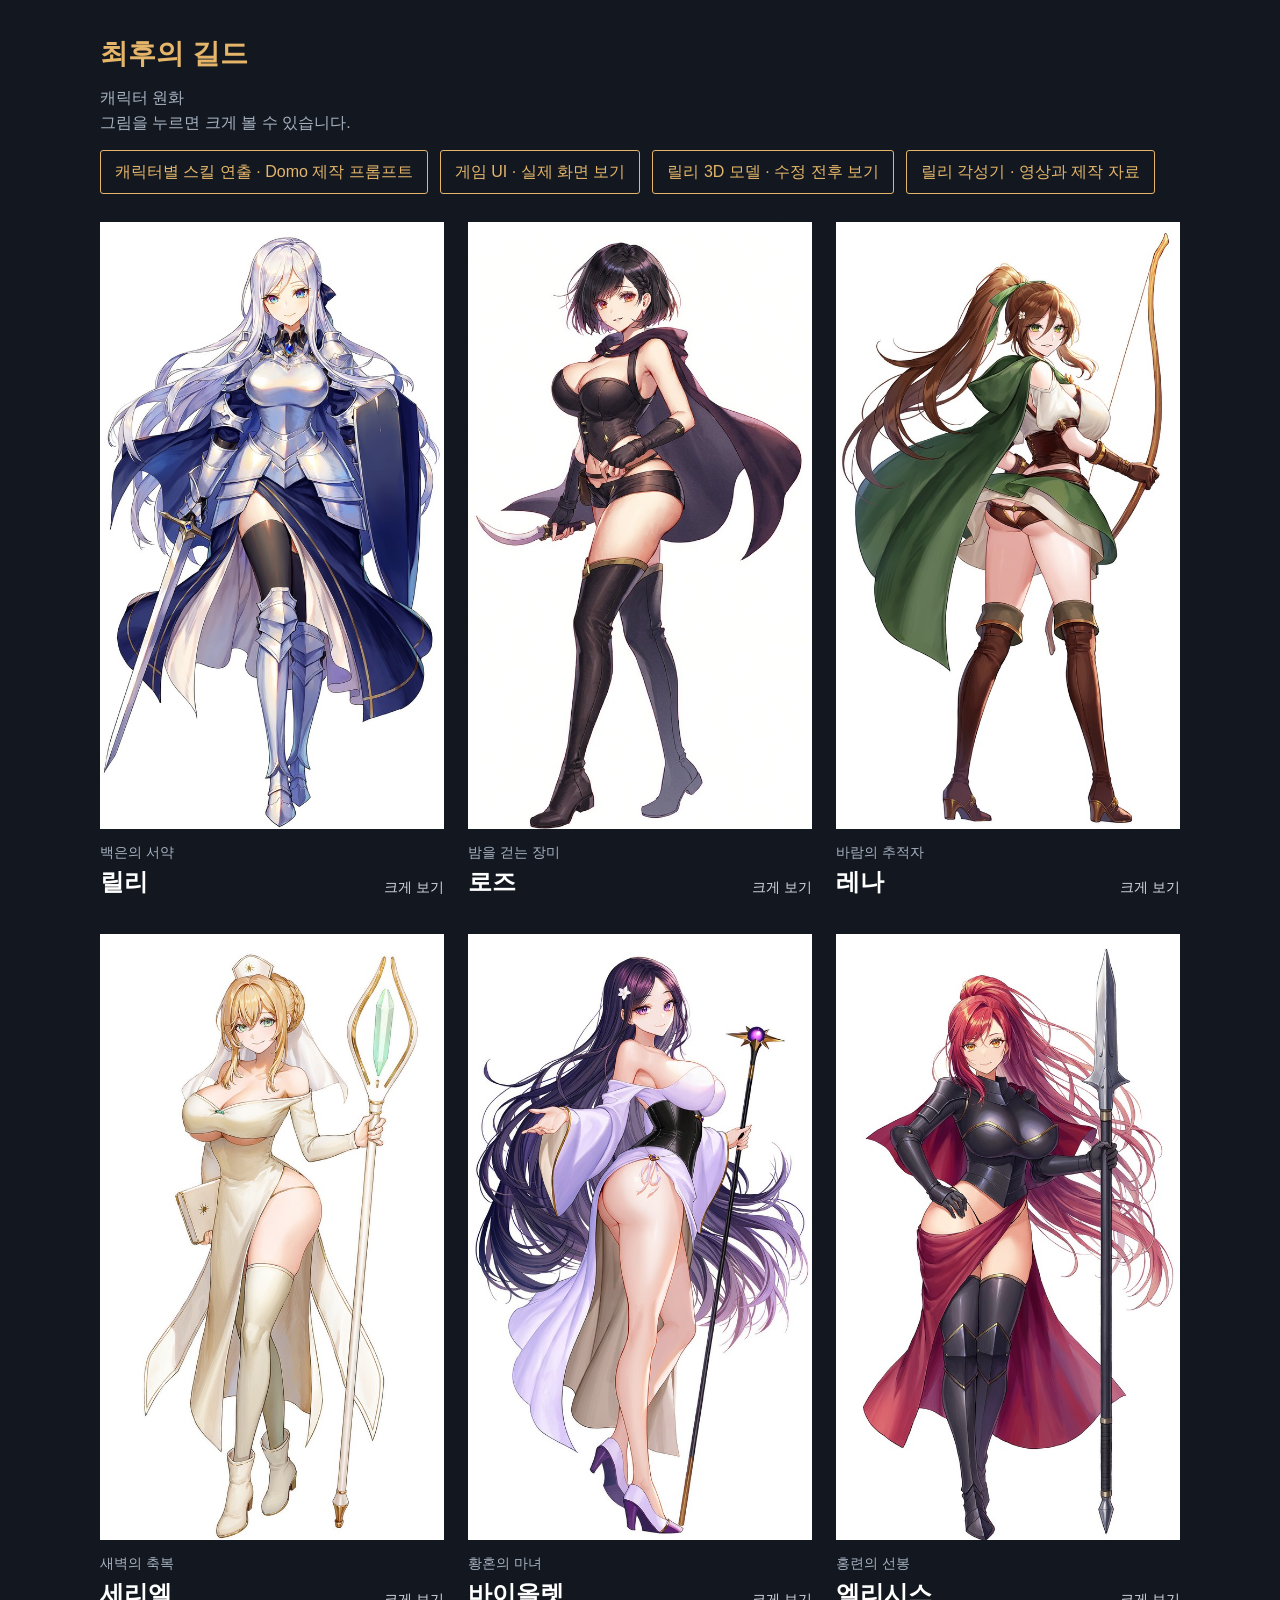
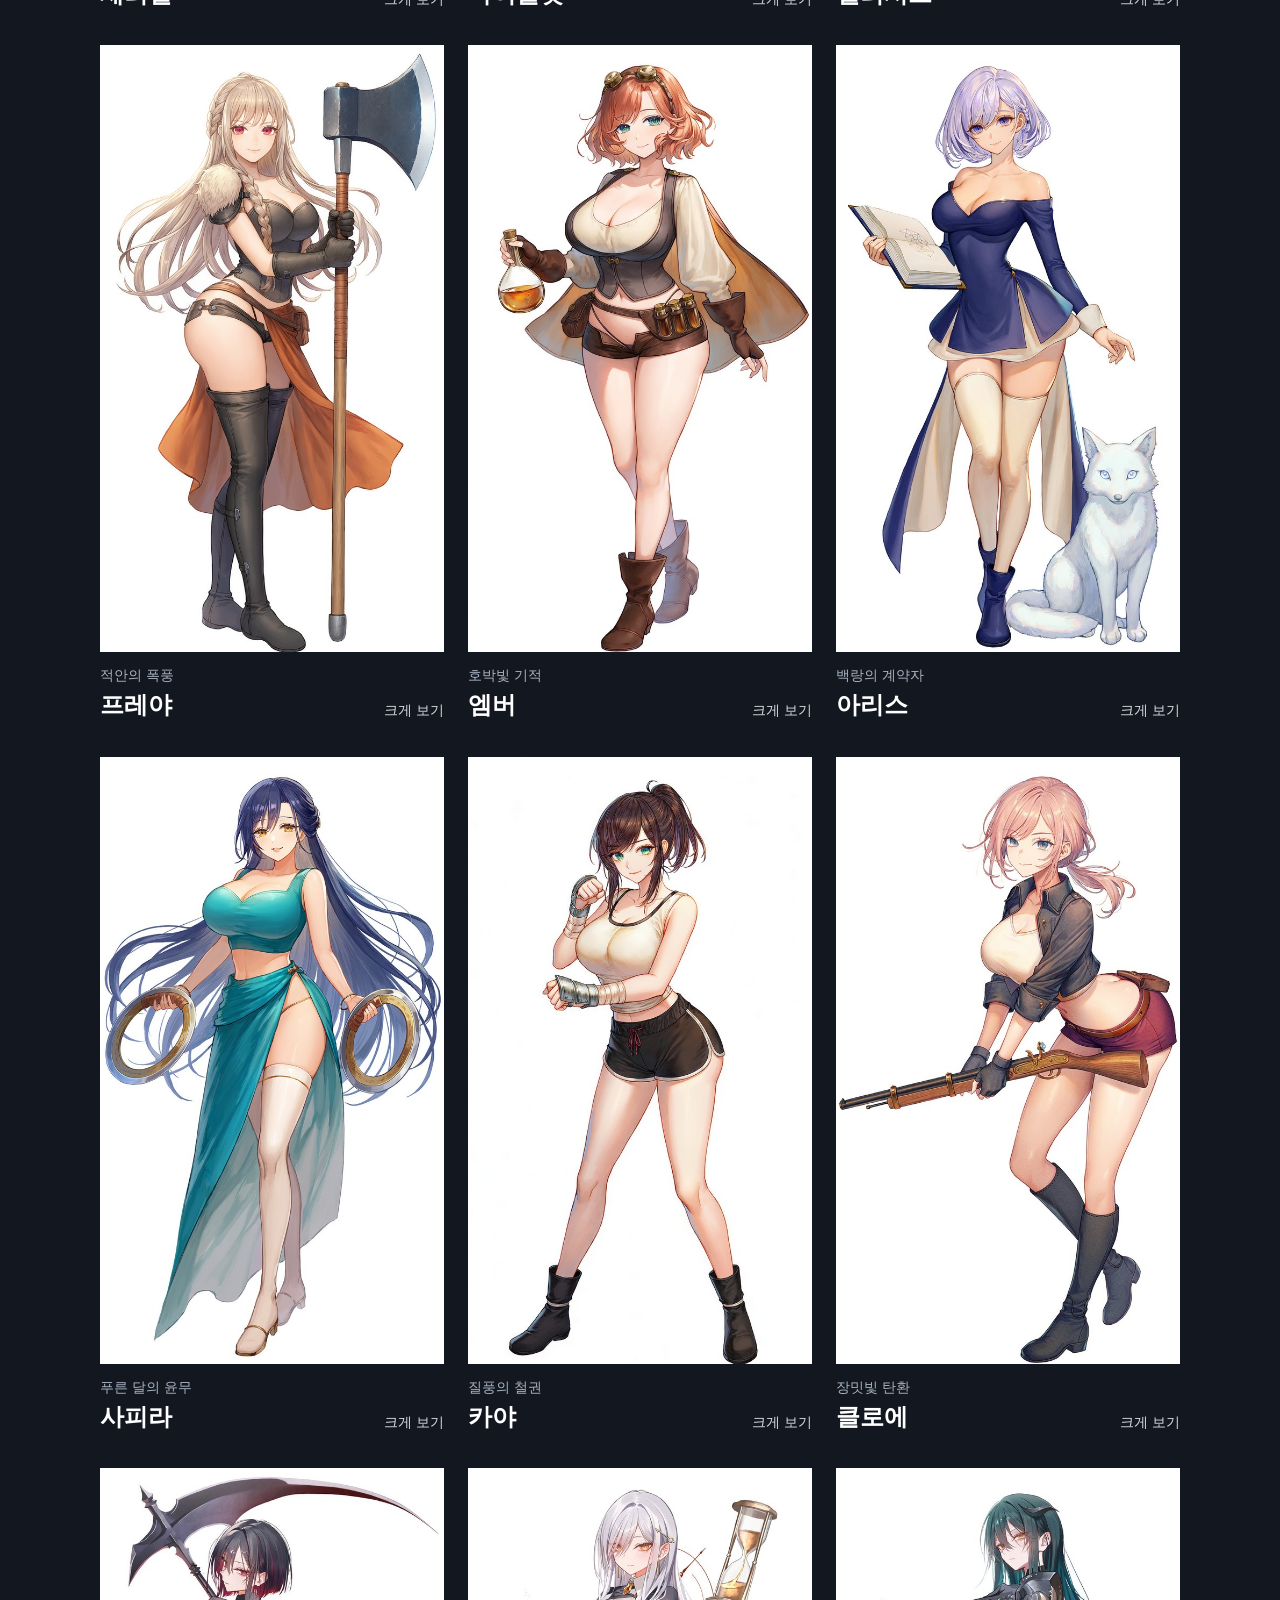
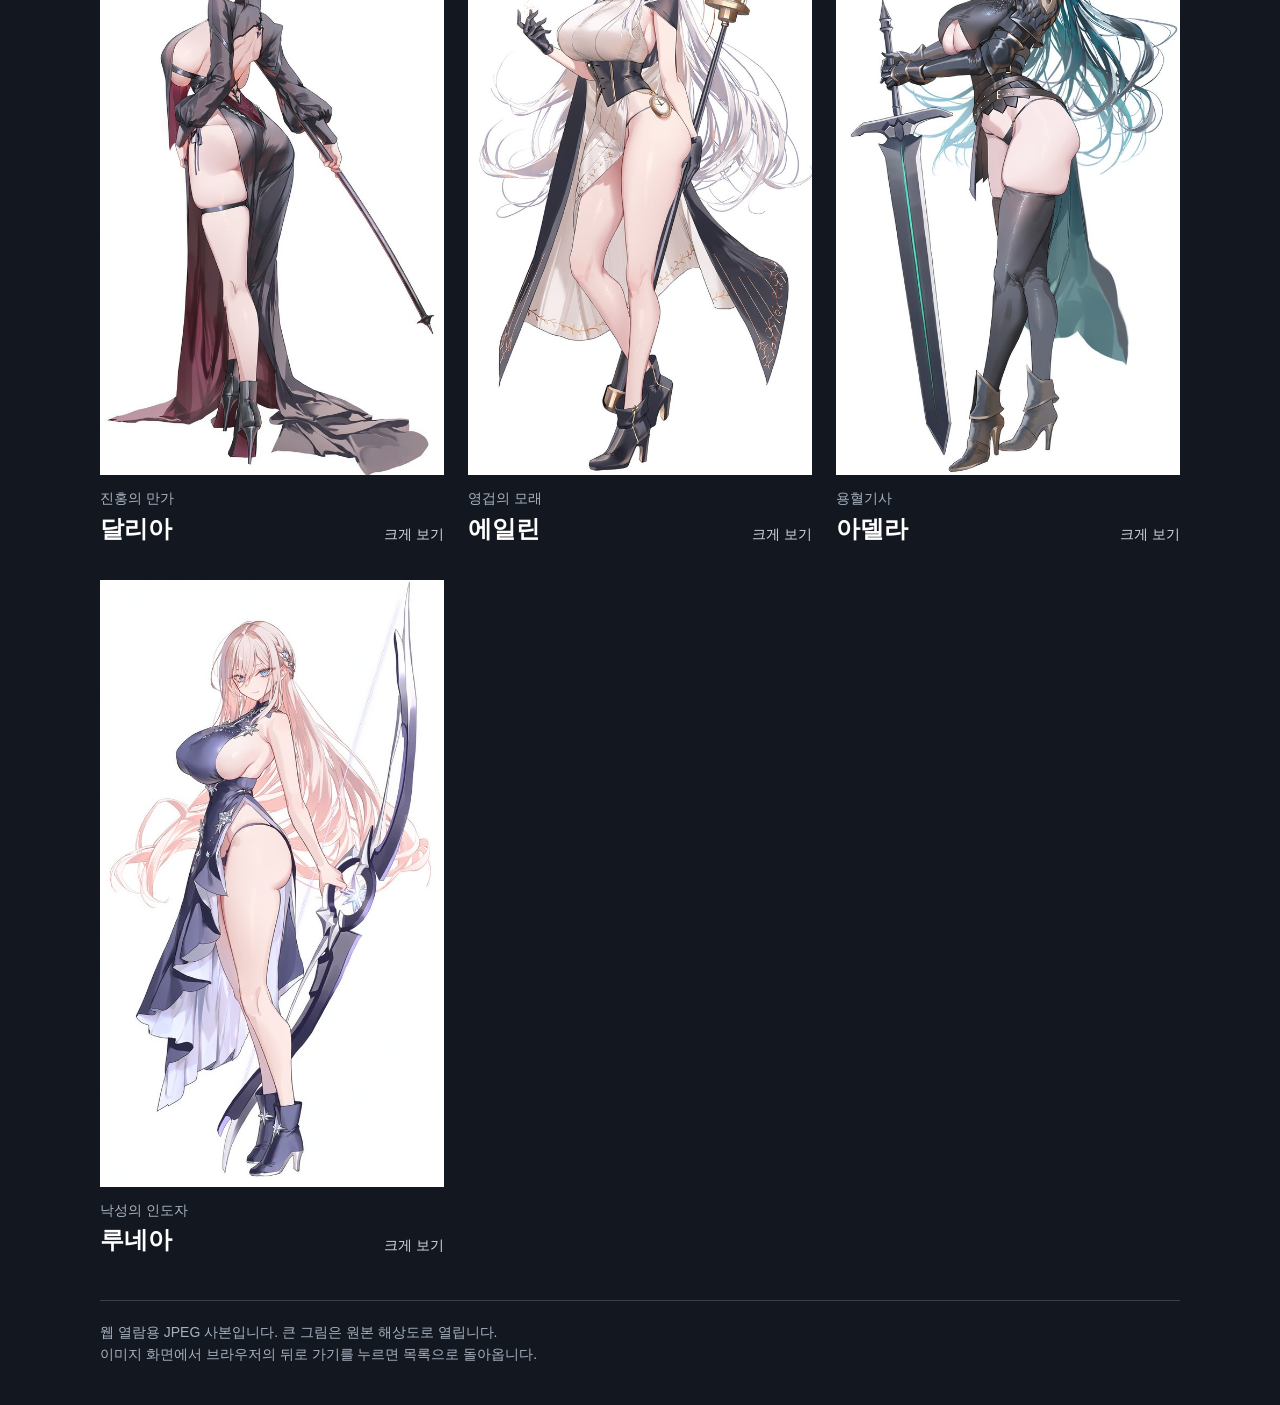
<file: index.html>
<!doctype html>
<html lang="ko">
<head>
<meta charset="utf-8">
<meta name="viewport" content="width=device-width, initial-scale=1">
<meta name="description" content="최후의 길드 캐릭터 16명의 원화 갤러리입니다.">
<meta name="theme-color" content="#131820">
<link rel="icon" href="data:,">
<title>최후의 길드 | 캐릭터 원화</title>
<style>
:root{color-scheme:dark;background:#131820;color:#d6dbe1;font:16px/1.6 -apple-system,BlinkMacSystemFont,"Malgun Gothic",sans-serif}
*{box-sizing:border-box}body{margin:0}.wrap{max-width:1120px;margin:auto;padding:32px 20px 40px}header{margin-bottom:28px}h1{margin:0;color:#e5b66a;font-size:28px;font-weight:700}header p{margin:8px 0 0;color:#a7b2c1}main{display:grid;grid-template-columns:repeat(3,minmax(0,1fr));gap:32px 24px}a{color:inherit;text-decoration:none;min-width:0}a:focus-visible{outline:3px solid #e5b66a;outline-offset:6px}a:hover .open{text-decoration:underline;color:#fff}figure{margin:0}.picture{position:relative;aspect-ratio:640/1129;background:#1b222c}img{display:block;width:100%;height:100%;object-fit:contain}.status{position:absolute;inset:0;place-items:center;padding:24px;text-align:center;background:#1b222c;color:#d6dbe1}.status:not([hidden]){display:grid}figcaption{padding-top:12px;display:grid;grid-template-columns:minmax(0,1fr) auto;align-items:end;gap:0 12px}.title{grid-column:1/-1;color:#a7b2c1;font-size:14px}strong{font-size:24px;color:#fff}.open{font-size:14px;color:#d6dbe1;padding-bottom:3px}footer{margin-top:40px;border-top:1px solid #38414e;padding-top:20px;font-size:14px;color:#a7b2c1}footer p{margin:0}#empty{padding:32px 0}@media(max-width:900px){main{grid-template-columns:repeat(2,minmax(0,1fr))}}@media(max-width:560px){.wrap{padding:24px 20px 32px}main{grid-template-columns:minmax(0,1fr);gap:32px}h1{font-size:26px}}
.model-link{display:inline-flex;align-items:center;min-height:44px;margin-top:14px;padding:8px 14px;border:1px solid #e5b66a;border-radius:3px;color:#e5b66a}.model-link:hover{background:#e5b66a;color:#131820}
.gallery-links{display:flex;flex-wrap:wrap;gap:0 12px}
</style>
</head>
<body>
<div class="wrap">
<header>
<h1>최후의 길드</h1><p>캐릭터 원화<br>그림을 누르면 크게 볼 수 있습니다.</p>
<nav class="gallery-links" aria-label="제작 자료"><a class="model-link" href="cinematics/prompts/">캐릭터별 스킬 연출 · Domo 제작 프롬프트</a><a class="model-link" href="ui/">게임 UI · 실제 화면 보기</a><a class="model-link" href="models/">릴리 3D 모델 · 수정 전후 보기</a><a class="model-link" href="cinematics/">릴리 각성기 · 영상과 제작 자료</a></nav>
</header>
<main id="gallery" aria-label="캐릭터 원화 목록">
<a href="images/lily.jpg" aria-label="릴리 큰 그림 보기"><figure><div class="picture"><img src="thumbs/lily.jpg" width="640" height="1129" alt="백은의 서약, 릴리 전신 원화" fetchpriority="high"><span class="status" aria-hidden="true">그림을 불러오는 중입니다.</span></div><figcaption><span class="title">백은의 서약</span><strong>릴리</strong><span class="open">크게 보기</span></figcaption></figure></a>
<a href="images/rose.jpg" aria-label="로즈 큰 그림 보기"><figure><div class="picture"><img src="thumbs/rose.jpg" width="640" height="1129" alt="밤을 걷는 장미, 로즈 전신 원화" loading="lazy" decoding="async"><span class="status" aria-hidden="true">그림을 불러오는 중입니다.</span></div><figcaption><span class="title">밤을 걷는 장미</span><strong>로즈</strong><span class="open">크게 보기</span></figcaption></figure></a>
<a href="images/rena.jpg" aria-label="레나 큰 그림 보기"><figure><div class="picture"><img src="thumbs/rena.jpg" width="640" height="1129" alt="바람의 추적자, 레나 전신 원화" loading="lazy" decoding="async"><span class="status" aria-hidden="true">그림을 불러오는 중입니다.</span></div><figcaption><span class="title">바람의 추적자</span><strong>레나</strong><span class="open">크게 보기</span></figcaption></figure></a>
<a href="images/seriel.jpg" aria-label="세리엘 큰 그림 보기"><figure><div class="picture"><img src="thumbs/seriel.jpg" width="640" height="1129" alt="새벽의 축복, 세리엘 전신 원화" loading="lazy" decoding="async"><span class="status" aria-hidden="true">그림을 불러오는 중입니다.</span></div><figcaption><span class="title">새벽의 축복</span><strong>세리엘</strong><span class="open">크게 보기</span></figcaption></figure></a>
<a href="images/violet.jpg" aria-label="바이올렛 큰 그림 보기"><figure><div class="picture"><img src="thumbs/violet.jpg" width="640" height="1129" alt="황혼의 마녀, 바이올렛 전신 원화" loading="lazy" decoding="async"><span class="status" aria-hidden="true">그림을 불러오는 중입니다.</span></div><figcaption><span class="title">황혼의 마녀</span><strong>바이올렛</strong><span class="open">크게 보기</span></figcaption></figure></a>
<a href="images/elisis.jpg" aria-label="엘리시스 큰 그림 보기"><figure><div class="picture"><img src="thumbs/elisis.jpg" width="640" height="1129" alt="홍련의 선봉, 엘리시스 전신 원화" loading="lazy" decoding="async"><span class="status" aria-hidden="true">그림을 불러오는 중입니다.</span></div><figcaption><span class="title">홍련의 선봉</span><strong>엘리시스</strong><span class="open">크게 보기</span></figcaption></figure></a>
<a href="images/freya.jpg" aria-label="프레야 큰 그림 보기"><figure><div class="picture"><img src="thumbs/freya.jpg" width="640" height="1129" alt="적안의 폭풍, 프레야 전신 원화" loading="lazy" decoding="async"><span class="status" aria-hidden="true">그림을 불러오는 중입니다.</span></div><figcaption><span class="title">적안의 폭풍</span><strong>프레야</strong><span class="open">크게 보기</span></figcaption></figure></a>
<a href="images/ember.jpg" aria-label="엠버 큰 그림 보기"><figure><div class="picture"><img src="thumbs/ember.jpg" width="640" height="1129" alt="호박빛 기적, 엠버 전신 원화" loading="lazy" decoding="async"><span class="status" aria-hidden="true">그림을 불러오는 중입니다.</span></div><figcaption><span class="title">호박빛 기적</span><strong>엠버</strong><span class="open">크게 보기</span></figcaption></figure></a>
<a href="images/aris.jpg" aria-label="아리스 큰 그림 보기"><figure><div class="picture"><img src="thumbs/aris.jpg" width="640" height="1129" alt="백랑의 계약자, 아리스 전신 원화" loading="lazy" decoding="async"><span class="status" aria-hidden="true">그림을 불러오는 중입니다.</span></div><figcaption><span class="title">백랑의 계약자</span><strong>아리스</strong><span class="open">크게 보기</span></figcaption></figure></a>
<a href="images/sapira.jpg" aria-label="사피라 큰 그림 보기"><figure><div class="picture"><img src="thumbs/sapira.jpg" width="640" height="1129" alt="푸른 달의 윤무, 사피라 전신 원화" loading="lazy" decoding="async"><span class="status" aria-hidden="true">그림을 불러오는 중입니다.</span></div><figcaption><span class="title">푸른 달의 윤무</span><strong>사피라</strong><span class="open">크게 보기</span></figcaption></figure></a>
<a href="images/kaya.jpg" aria-label="카야 큰 그림 보기"><figure><div class="picture"><img src="thumbs/kaya.jpg" width="640" height="1129" alt="질풍의 철권, 카야 전신 원화" loading="lazy" decoding="async"><span class="status" aria-hidden="true">그림을 불러오는 중입니다.</span></div><figcaption><span class="title">질풍의 철권</span><strong>카야</strong><span class="open">크게 보기</span></figcaption></figure></a>
<a href="images/chloe.jpg" aria-label="클로에 큰 그림 보기"><figure><div class="picture"><img src="thumbs/chloe.jpg" width="640" height="1129" alt="장밋빛 탄환, 클로에 전신 원화" loading="lazy" decoding="async"><span class="status" aria-hidden="true">그림을 불러오는 중입니다.</span></div><figcaption><span class="title">장밋빛 탄환</span><strong>클로에</strong><span class="open">크게 보기</span></figcaption></figure></a>
<a href="images/dahlia.jpg" aria-label="달리아 큰 그림 보기"><figure><div class="picture"><img src="thumbs/dahlia.jpg" width="640" height="1129" alt="진홍의 만가, 달리아 전신 원화" loading="lazy" decoding="async"><span class="status" aria-hidden="true">그림을 불러오는 중입니다.</span></div><figcaption><span class="title">진홍의 만가</span><strong>달리아</strong><span class="open">크게 보기</span></figcaption></figure></a>
<a href="images/eileen.jpg" aria-label="에일린 큰 그림 보기"><figure><div class="picture"><img src="thumbs/eileen.jpg" width="640" height="1129" alt="영겁의 모래, 에일린 전신 원화" loading="lazy" decoding="async"><span class="status" aria-hidden="true">그림을 불러오는 중입니다.</span></div><figcaption><span class="title">영겁의 모래</span><strong>에일린</strong><span class="open">크게 보기</span></figcaption></figure></a>
<a href="images/adela.jpg" aria-label="아델라 큰 그림 보기"><figure><div class="picture"><img src="thumbs/adela.jpg" width="640" height="1129" alt="용혈기사, 아델라 전신 원화" loading="lazy" decoding="async"><span class="status" aria-hidden="true">그림을 불러오는 중입니다.</span></div><figcaption><span class="title">용혈기사</span><strong>아델라</strong><span class="open">크게 보기</span></figcaption></figure></a>
<a href="images/lunea.jpg" aria-label="루네아 큰 그림 보기"><figure><div class="picture"><img src="thumbs/lunea.jpg" width="640" height="1129" alt="낙성의 인도자, 루네아 전신 원화" loading="lazy" decoding="async"><span class="status" aria-hidden="true">그림을 불러오는 중입니다.</span></div><figcaption><span class="title">낙성의 인도자</span><strong>루네아</strong><span class="open">크게 보기</span></figcaption></figure></a>
</main>
<p id="empty" hidden>아직 게시된 원화가 없습니다.</p>
<footer><p>웹 열람용 JPEG 사본입니다. 큰 그림은 원본 해상도로 열립니다.<br>이미지 화면에서 브라우저의 뒤로 가기를 누르면 목록으로 돌아옵니다.</p></footer>
</div>
<script>
const gallery = document.getElementById('gallery');
document.getElementById('empty').hidden = gallery.children.length !== 0;
for (const image of gallery.querySelectorAll('img')) {
  const status = image.nextElementSibling;
  const loaded = () => { status.hidden = true; };
  const failed = () => {
    status.hidden = false;
    status.removeAttribute('aria-hidden');
    status.textContent = '이미지를 불러오지 못했습니다. 눌러서 큰 그림을 다시 열어 주세요.';
  };
  image.addEventListener('load', loaded);
  image.addEventListener('error', failed);
  if (image.complete) { image.naturalWidth ? loaded() : failed(); }
}
</script>
<noscript><style>.status{display:none!important}</style></noscript>
</body>
</html>
</file>
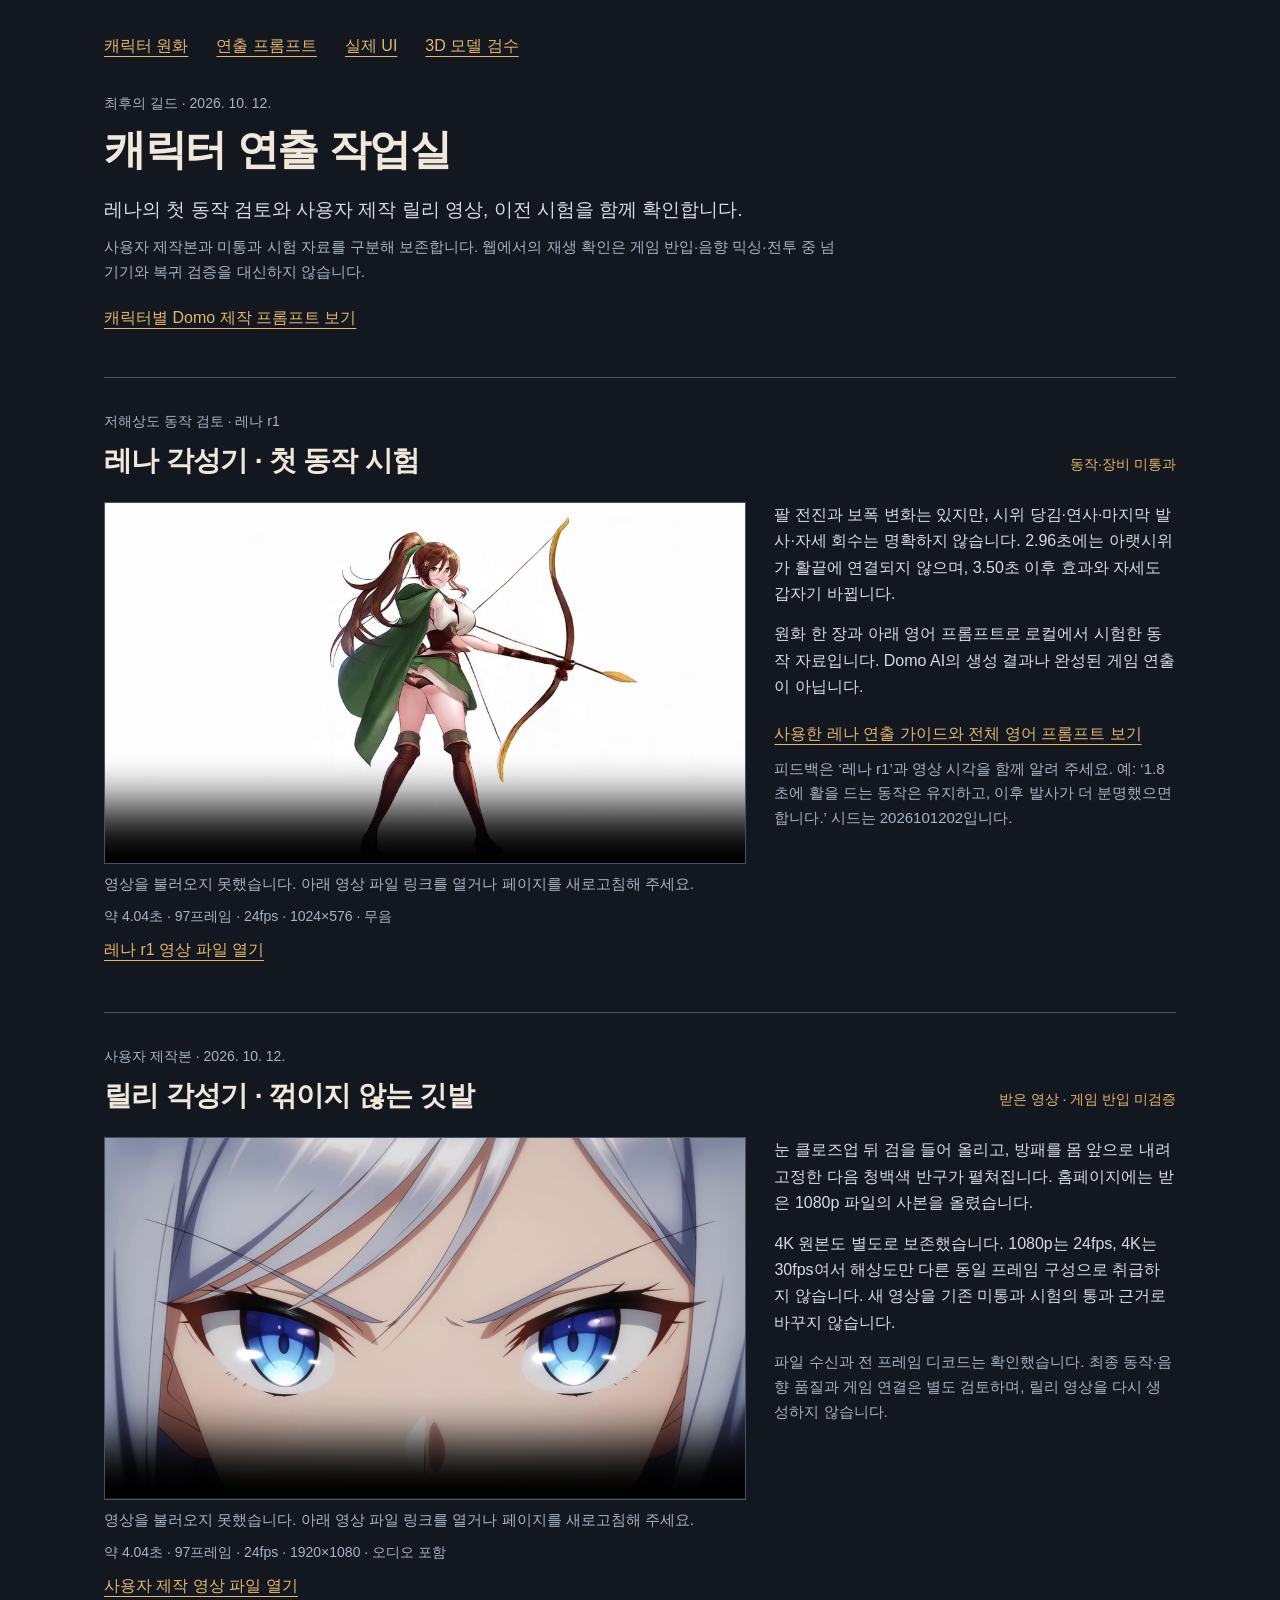
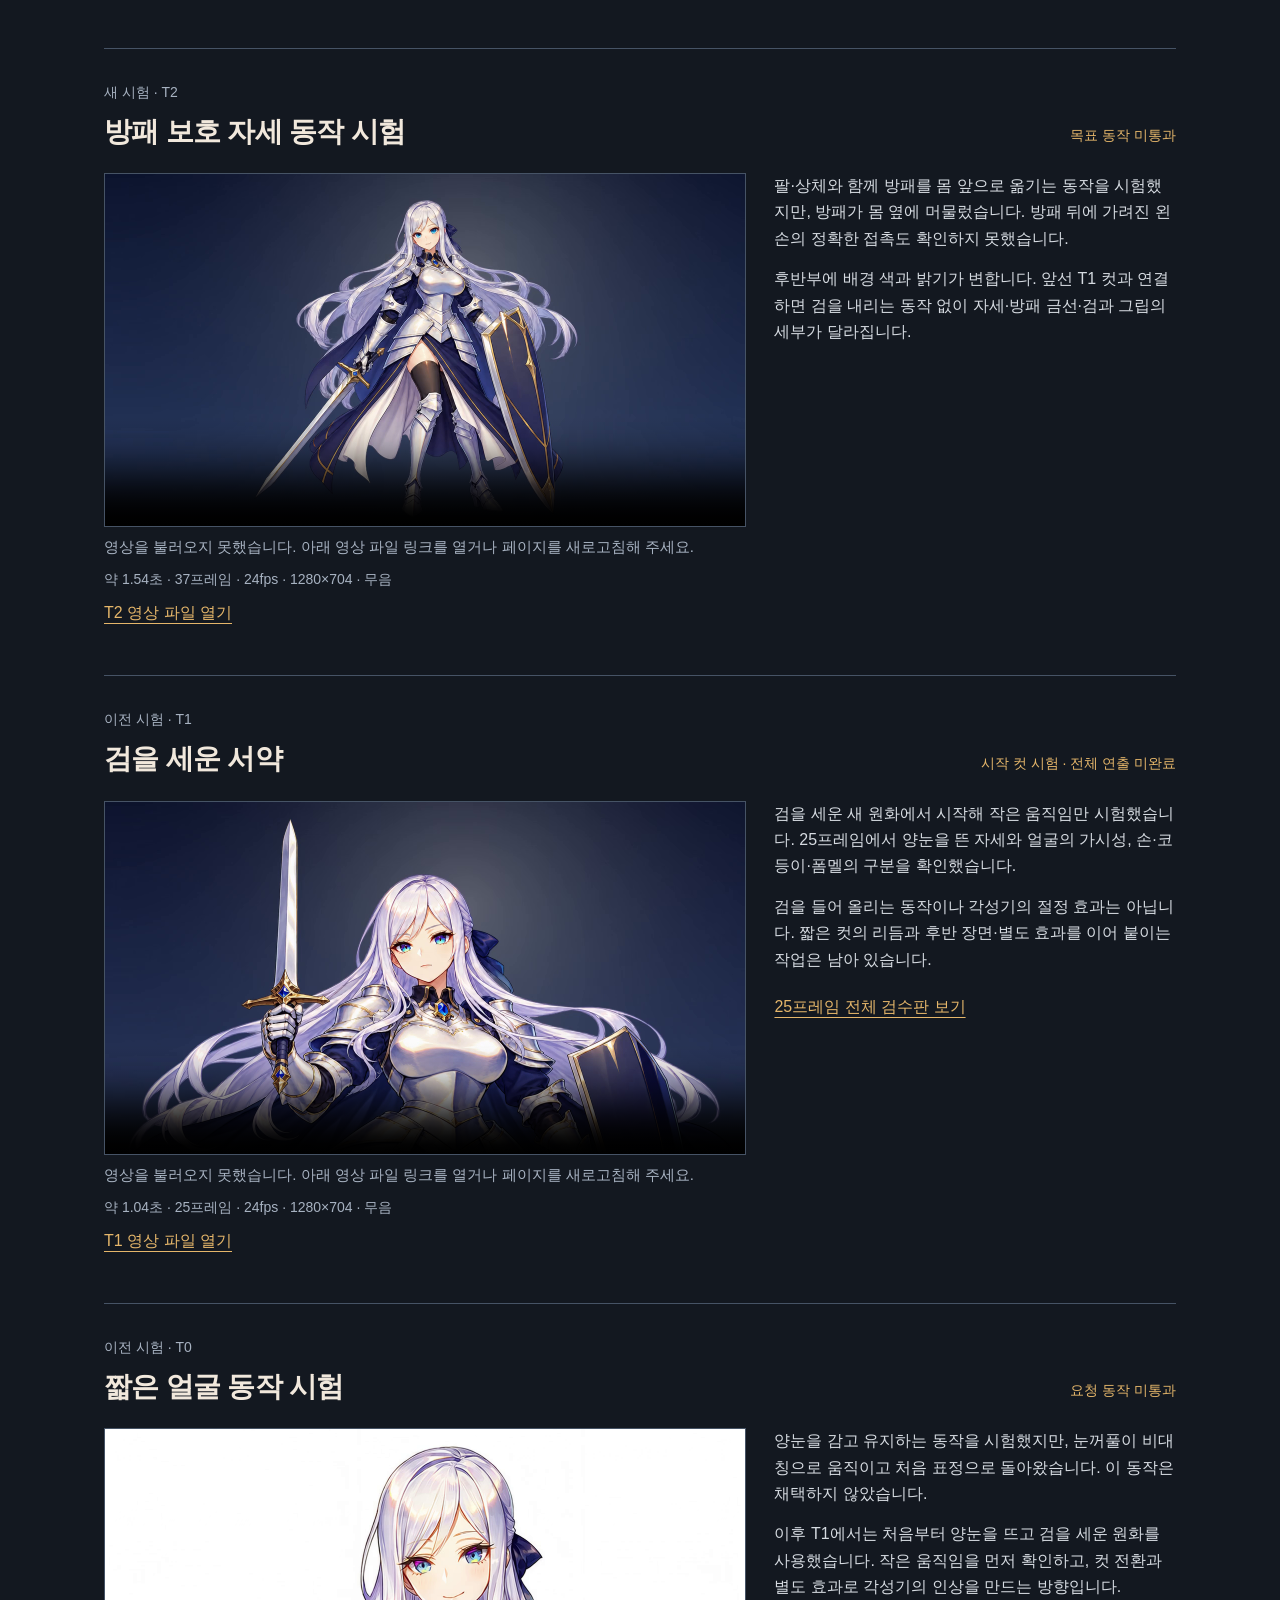
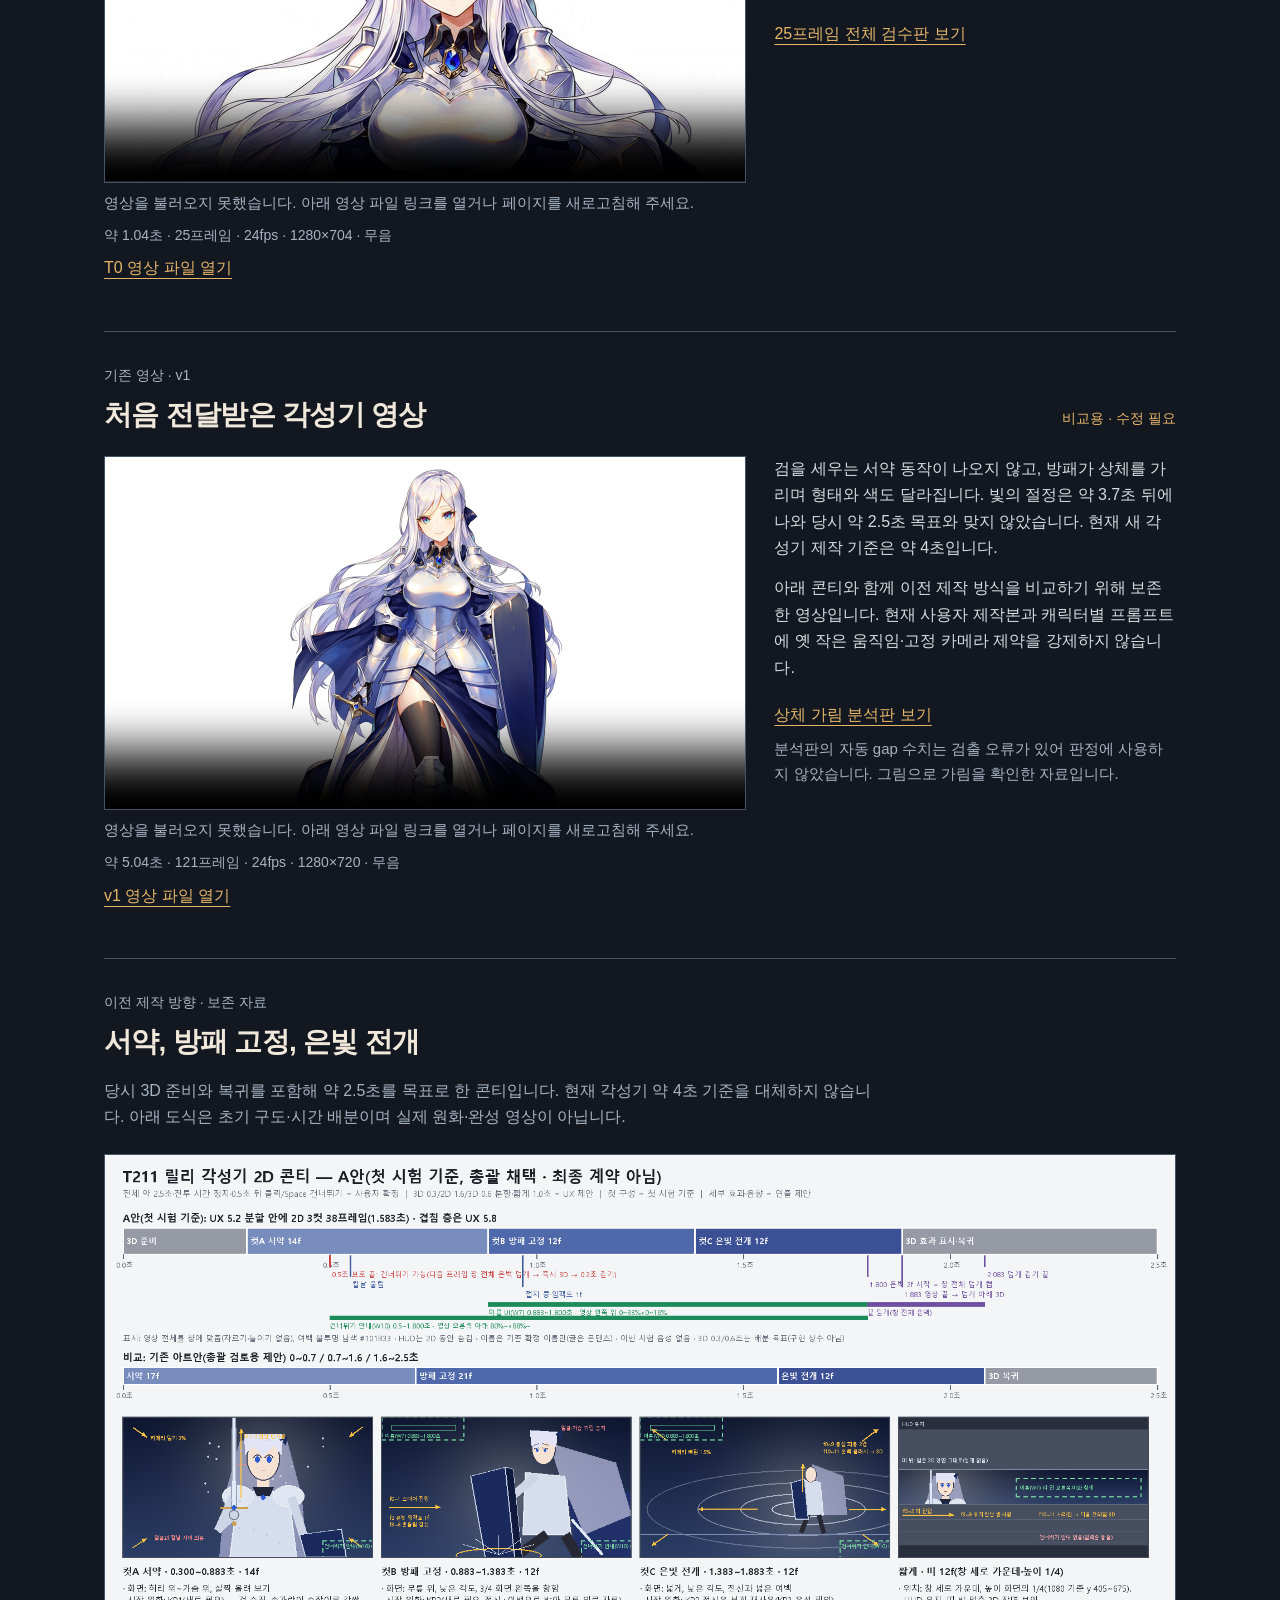
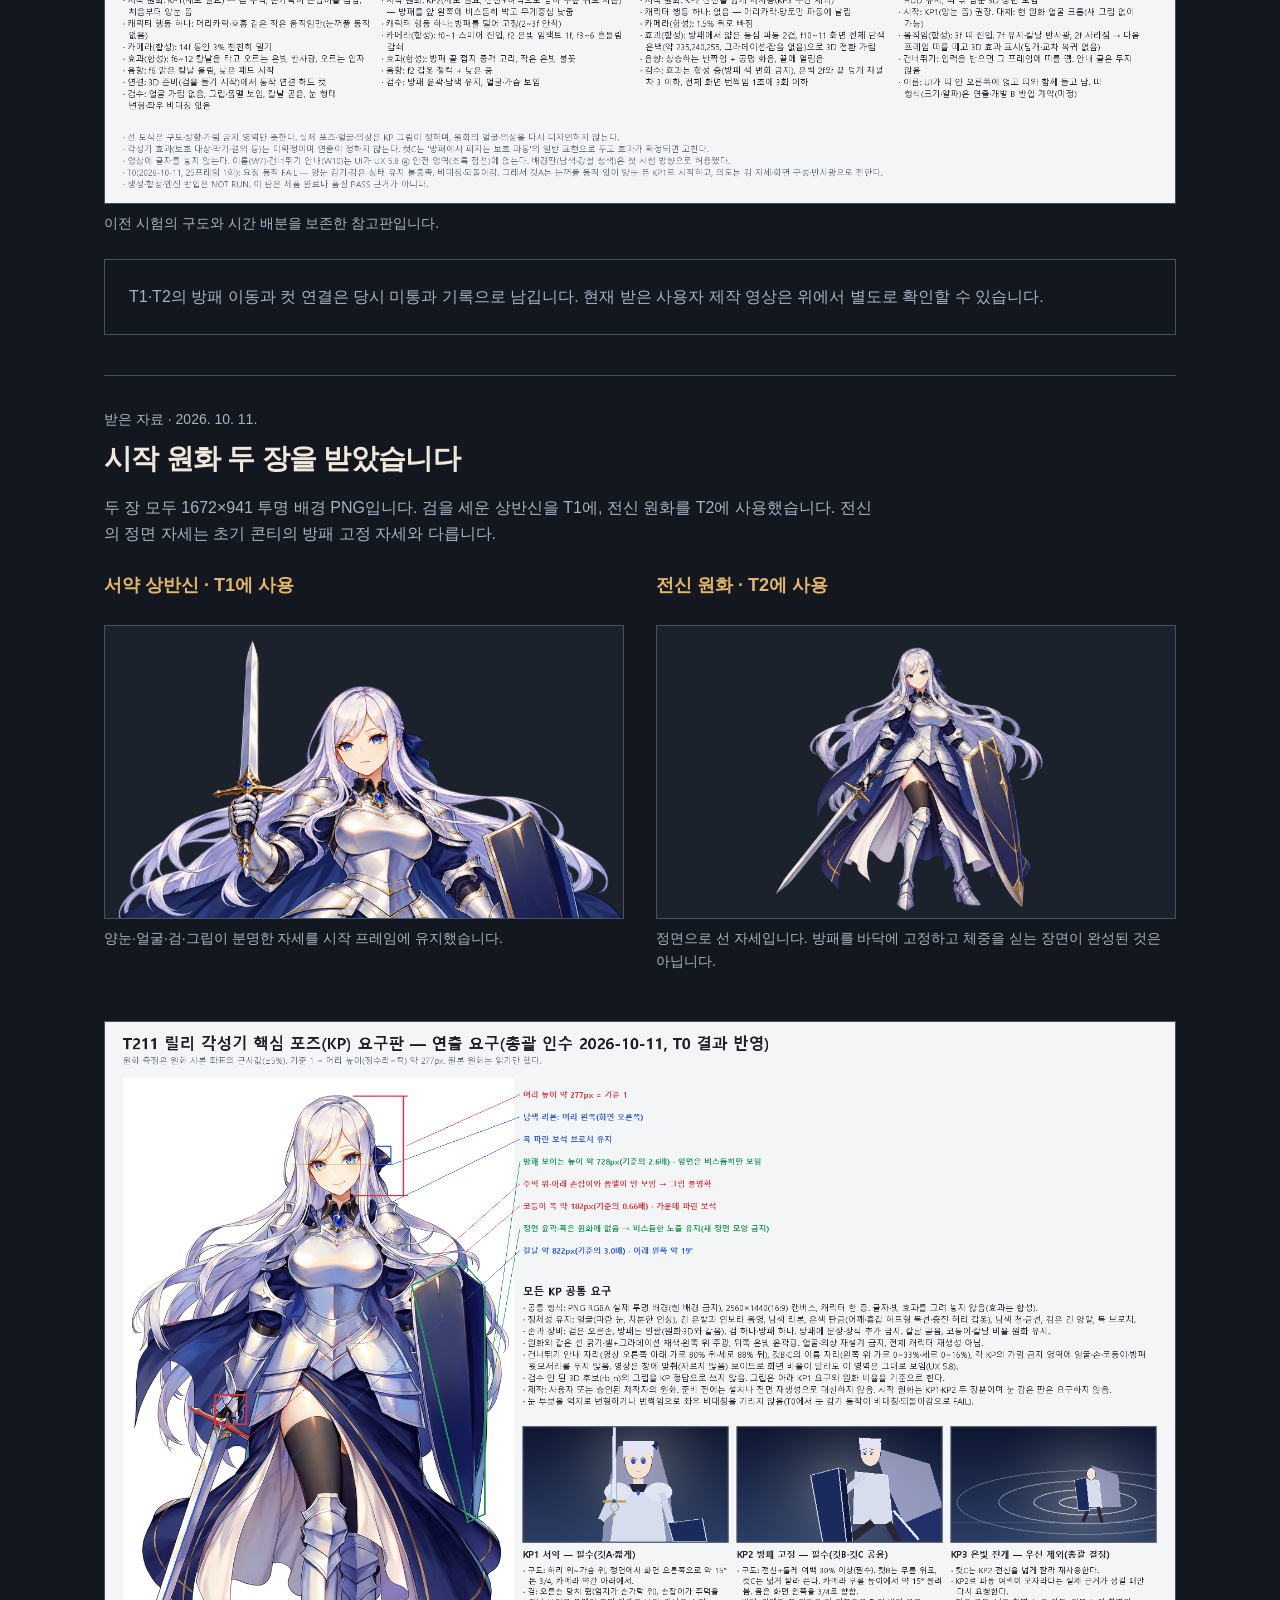
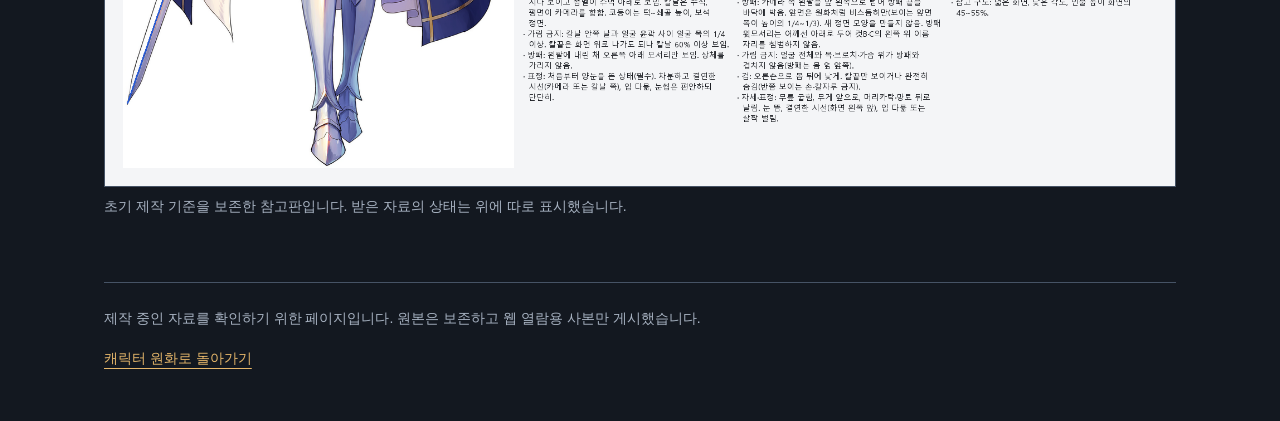
<file: cinematics/index.html>
<!doctype html>
<html lang="ko">
<head>
  <meta charset="utf-8">
  <meta name="viewport" content="width=device-width, initial-scale=1">
  <meta name="description" content="캐릭터별 2D 스킬 연출의 동작 검토 영상과 사용자 제작본을 확인합니다. 제작 프롬프트와 미통과 항목을 함께 제공합니다.">
  <meta name="theme-color" content="#131820">
  <title>캐릭터 연출 작업실 | 최후의 길드</title>
  <link rel="icon" href="data:,">
  <link rel="stylesheet" href="../models/review.css">
  <link rel="stylesheet" href="cinematics.css">
  <script src="cinematics.js" defer></script>
</head>
<body>
  <a class="skip-link" href="#main">연출 작업물로 바로 가기</a>
  <div class="wrap">
    <header class="page-header">
      <nav class="page-nav" aria-label="갤러리 이동"><a href="../">캐릭터 원화</a><a href="prompts/">연출 프롬프트</a><a href="../ui/">실제 UI</a><a href="../models/">3D 모델 검수</a></nav>
      <p class="eyebrow">최후의 길드 · 2026. 10. 12.</p>
      <h1>캐릭터 연출 작업실</h1>
      <p class="intro">레나의 첫 동작 검토와 사용자 제작 릴리 영상, 이전 시험을 함께 확인합니다.</p>
      <p class="note">사용자 제작본과 미통과 시험 자료를 구분해 보존합니다. 웹에서의 재생 확인은 게임 반입·음향 믹싱·전투 중 넘기기와 복귀 검증을 대신하지 않습니다.</p>
      <a class="section-link" href="prompts/">캐릭터별 Domo 제작 프롬프트 보기</a>
    </header>
    <main id="main">
      <section class="work-section" aria-labelledby="rena-r1">
        <div class="section-heading"><div><p class="eyebrow">저해상도 동작 검토 · 레나 r1</p><h2 id="rena-r1">레나 각성기 · 첫 동작 시험</h2></div><p class="status">동작·장비 미통과</p></div>
        <div class="video-row">
          <figure class="video-figure">
            <video controls playsinline preload="metadata" poster="media/rena-r1-poster.png" src="media/rena-r1.mp4" width="1024" height="576" aria-label="레나 각성기 첫 저해상도 동작 검토 영상" aria-describedby="rena-r1-description" tabindex="0"></video>
            <p class="media-status note" role="status">영상 정보를 불러오는 중입니다.</p>
            <figcaption>약 4.04초 · 97프레임 · 24fps · 1024×576 · 무음</figcaption>
            <a class="file-link" href="media/rena-r1.mp4">레나 r1 영상 파일 열기</a>
          </figure>
          <div class="video-notes" id="rena-r1-description">
            <p>팔 전진과 보폭 변화는 있지만, 시위 당김·연사·마지막 발사·자세 회수는 명확하지 않습니다. 2.96초에는 아랫시위가 활끝에 연결되지 않으며, 3.50초 이후 효과와 자세도 갑자기 바뀝니다.</p>
            <p>원화 한 장과 아래 영어 프롬프트로 로컬에서 시험한 동작 자료입니다. Domo AI의 생성 결과나 완성된 게임 연출이 아닙니다.</p>
            <a class="section-link" href="prompts/#rena">사용한 레나 연출 가이드와 전체 영어 프롬프트 보기</a>
            <p class="note">피드백은 ‘레나 r1’과 영상 시각을 함께 알려 주세요. 예: ‘1.8초에 활을 드는 동작은 유지하고, 이후 발사가 더 분명했으면 합니다.’ 시드는 2026101202입니다.</p>
          </div>
        </div>
      </section>
      <section class="work-section" aria-labelledby="lily-user-title">
        <div class="section-heading"><div><p class="eyebrow">사용자 제작본 · 2026. 10. 12.</p><h2 id="lily-user-title">릴리 각성기 · 꺾이지 않는 깃발</h2></div><p class="status">받은 영상 · 게임 반입 미검증</p></div>
        <div class="video-row">
          <figure class="video-figure">
            <video controls playsinline preload="metadata" poster="media/lily-user-20261012-poster.jpg" src="media/lily-user-20261012-1080p.mp4" width="1920" height="1080" aria-label="사용자가 제작한 릴리 각성기 영상" aria-describedby="lily-user-description" tabindex="0"></video>
            <p class="media-status note" role="status">영상 정보를 불러오는 중입니다.</p>
            <figcaption>약 4.04초 · 97프레임 · 24fps · 1920×1080 · 오디오 포함</figcaption>
            <a class="file-link" href="media/lily-user-20261012-1080p.mp4">사용자 제작 영상 파일 열기</a>
          </figure>
          <div class="video-notes" id="lily-user-description">
            <p>눈 클로즈업 뒤 검을 들어 올리고, 방패를 몸 앞으로 내려 고정한 다음 청백색 반구가 펼쳐집니다. 홈페이지에는 받은 1080p 파일의 사본을 올렸습니다.</p>
            <p>4K 원본도 별도로 보존했습니다. 1080p는 24fps, 4K는 30fps여서 해상도만 다른 동일 프레임 구성으로 취급하지 않습니다. 새 영상을 기존 미통과 시험의 통과 근거로 바꾸지 않습니다.</p>
            <p class="note">파일 수신과 전 프레임 디코드는 확인했습니다. 최종 동작·음향 품질과 게임 연결은 별도 검토하며, 릴리 영상을 다시 생성하지 않습니다.</p>
          </div>
        </div>
      </section>
      <section class="work-section" aria-labelledby="t2-title">
        <div class="section-heading"><div><p class="eyebrow">새 시험 · T2</p><h2 id="t2-title">방패 보호 자세 동작 시험</h2></div><p class="status">목표 동작 미통과</p></div>
        <div class="video-row">
          <figure class="video-figure">
            <video controls playsinline preload="metadata" poster="media/t2-poster.png" src="media/t2.mp4" width="1280" height="704" aria-label="릴리 T2 보호 자세 동작 시험 영상" aria-describedby="t2-description" tabindex="0"></video>
            <p class="media-status note" role="status">영상 정보를 불러오는 중입니다.</p>
            <figcaption>약 1.54초 · 37프레임 · 24fps · 1280×704 · 무음</figcaption>
            <a class="file-link" href="media/t2.mp4">T2 영상 파일 열기</a>
          </figure>
          <div class="video-notes" id="t2-description">
            <p>팔·상체와 함께 방패를 몸 앞으로 옮기는 동작을 시험했지만, 방패가 몸 옆에 머물렀습니다. 방패 뒤에 가려진 왼손의 정확한 접촉도 확인하지 못했습니다.</p>
            <p>후반부에 배경 색과 밝기가 변합니다. 앞선 T1 컷과 연결하면 검을 내리는 동작 없이 자세·방패 금선·검과 그립의 세부가 달라집니다.</p>
          </div>
        </div>
      </section>
      <section class="work-section" aria-labelledby="t1-title">
        <div class="section-heading"><div><p class="eyebrow">이전 시험 · T1</p><h2 id="t1-title">검을 세운 서약</h2></div><p class="status">시작 컷 시험 · 전체 연출 미완료</p></div>
        <div class="video-row">
          <figure class="video-figure">
            <video controls playsinline preload="metadata" poster="media/t1-poster.png" src="media/t1.mp4" width="1280" height="704" aria-label="릴리 T1 서약 컷 시험 영상" aria-describedby="t1-description" tabindex="0"></video>
            <p class="media-status note" role="status">영상 정보를 불러오는 중입니다.</p>
            <figcaption>약 1.04초 · 25프레임 · 24fps · 1280×704 · 무음</figcaption>
            <a class="file-link" href="media/t1.mp4">T1 영상 파일 열기</a>
          </figure>
          <div class="video-notes" id="t1-description">
            <p>검을 세운 새 원화에서 시작해 작은 움직임만 시험했습니다. 25프레임에서 양눈을 뜬 자세와 얼굴의 가시성, 손·코등이·폼멜의 구분을 확인했습니다.</p>
            <p>검을 들어 올리는 동작이나 각성기의 절정 효과는 아닙니다. 짧은 컷의 리듬과 후반 장면·별도 효과를 이어 붙이는 작업은 남아 있습니다.</p>
            <a class="file-link" href="media/t1-frames.png">25프레임 전체 검수판 보기</a>
          </div>
        </div>
      </section>
      <section class="work-section" aria-labelledby="t0-title">
        <div class="section-heading"><div><p class="eyebrow">이전 시험 · T0</p><h2 id="t0-title">짧은 얼굴 동작 시험</h2></div><p class="status">요청 동작 미통과</p></div>
        <div class="video-row">
          <figure class="video-figure">
            <video controls playsinline preload="metadata" poster="media/t0-poster.png" src="media/t0.mp4" width="1280" height="704" aria-label="릴리 T0 얼굴 동작 시험 영상" aria-describedby="t0-description" tabindex="0"></video>
            <p class="media-status note" role="status">영상 정보를 불러오는 중입니다.</p>
            <figcaption>약 1.04초 · 25프레임 · 24fps · 1280×704 · 무음</figcaption>
            <a class="file-link" href="media/t0.mp4">T0 영상 파일 열기</a>
          </figure>
          <div class="video-notes" id="t0-description">
            <p>양눈을 감고 유지하는 동작을 시험했지만, 눈꺼풀이 비대칭으로 움직이고 처음 표정으로 돌아왔습니다. 이 동작은 채택하지 않았습니다.</p>
            <p>이후 T1에서는 처음부터 양눈을 뜨고 검을 세운 원화를 사용했습니다. 작은 움직임을 먼저 확인하고, 컷 전환과 별도 효과로 각성기의 인상을 만드는 방향입니다.</p>
            <a class="file-link" href="media/t0-frames.png">25프레임 전체 검수판 보기</a>
          </div>
        </div>
      </section>
      <section class="work-section" aria-labelledby="v1-title">
        <div class="section-heading"><div><p class="eyebrow">기존 영상 · v1</p><h2 id="v1-title">처음 전달받은 각성기 영상</h2></div><p class="status">비교용 · 수정 필요</p></div>
        <div class="video-row">
          <figure class="video-figure">
            <video controls playsinline preload="metadata" poster="media/v1-poster.png" src="media/v1.mp4" width="1280" height="720" aria-label="릴리 v1 각성기 비교 영상" aria-describedby="v1-description" tabindex="0"></video>
            <p class="media-status note" role="status">영상 정보를 불러오는 중입니다.</p>
            <figcaption>약 5.04초 · 121프레임 · 24fps · 1280×720 · 무음</figcaption>
            <a class="file-link" href="media/v1.mp4">v1 영상 파일 열기</a>
          </figure>
          <div class="video-notes" id="v1-description">
            <p>검을 세우는 서약 동작이 나오지 않고, 방패가 상체를 가리며 형태와 색도 달라집니다. 빛의 절정은 약 3.7초 뒤에 나와 당시 약 2.5초 목표와 맞지 않았습니다. 현재 새 각성기 제작 기준은 약 4초입니다.</p>
            <p>아래 콘티와 함께 이전 제작 방식을 비교하기 위해 보존한 영상입니다. 현재 사용자 제작본과 캐릭터별 프롬프트에 옛 작은 움직임·고정 카메라 제약을 강제하지 않습니다.</p>
            <a class="file-link" href="media/v1-analysis.png">상체 가림 분석판 보기</a>
            <p class="note">분석판의 자동 gap 수치는 검출 오류가 있어 판정에 사용하지 않았습니다. 그림으로 가림을 확인한 자료입니다.</p>
          </div>
        </div>
      </section>
      <section class="work-section" aria-labelledby="storyboard-title">
        <p class="eyebrow">이전 제작 방향 · 보존 자료</p><h2 id="storyboard-title">서약, 방패 고정, 은빛 전개</h2>
        <p class="description">당시 3D 준비와 복귀를 포함해 약 2.5초를 목표로 한 콘티입니다. 현재 각성기 약 4초 기준을 대체하지 않습니다. 아래 도식은 초기 구도·시간 배분이며 실제 원화·완성 영상이 아닙니다.</p>
        <figure class="board-figure"><a class="render-link" href="media/storyboard.png" aria-label="릴리 각성기 초기 콘티판 원본 크기로 보기"><img src="media/storyboard.png" width="1920" height="1162" alt="초기 서약, 방패 고정, 은빛 전개와 3D 복귀의 시간 배분을 설명하는 보존 콘티판" loading="lazy" decoding="async"><span class="image-status" role="status">콘티판을 불러오는 중입니다.</span></a><figcaption>이전 시험의 구도와 시간 배분을 보존한 참고판입니다.</figcaption></figure>
        <p class="empty-state">T1·T2의 방패 이동과 컷 연결은 당시 미통과 기록으로 남깁니다. 현재 받은 사용자 제작 영상은 위에서 별도로 확인할 수 있습니다.</p>
      </section>
      <section class="work-section" id="requirements" aria-labelledby="requirements-title">
        <p class="eyebrow">받은 자료 · 2026. 10. 11.</p><h2 id="requirements-title">시작 원화 두 장을 받았습니다</h2>
        <p class="description">두 장 모두 1672×941 투명 배경 PNG입니다. 검을 세운 상반신을 T1에, 전신 원화를 T2에 사용했습니다. 전신의 정면 자세는 초기 콘티의 방패 고정 자세와 다릅니다.</p>
        <div class="pose-requirements">
          <div><h3>서약 상반신 · T1에 사용</h3><figure class="board-figure"><a class="render-link" href="media/kp1-received.png" aria-label="받은 릴리 서약 상반신 원화 크게 보기"><img src="media/kp1-received.png" width="1672" height="941" alt="양눈을 뜨고 얼굴 옆에 검을 수직으로 세운 릴리 상반신" loading="lazy" decoding="async"><span class="image-status" role="status">서약 원화를 불러오는 중입니다.</span></a><figcaption>양눈·얼굴·검·그립이 분명한 자세를 시작 프레임에 유지했습니다.</figcaption></figure></div>
          <div><h3>전신 원화 · T2에 사용</h3><figure class="board-figure"><a class="render-link" href="media/full-body-received.png" aria-label="받은 릴리 전신 원화 크게 보기"><img src="media/full-body-received.png" width="1672" height="941" alt="검과 방패를 낮게 들고 정면으로 선 릴리 전신" loading="lazy" decoding="async"><span class="image-status" role="status">전신 원화를 불러오는 중입니다.</span></a><figcaption>정면으로 선 자세입니다. 방패를 바닥에 고정하고 체중을 싣는 장면이 완성된 것은 아닙니다.</figcaption></figure></div>
        </div>
        <figure class="board-figure"><a class="render-link" href="media/key-poses.png" aria-label="초기 시작 원화 요구판 원본 크기로 보기"><img src="media/key-poses.png" width="1920" height="1372" alt="초기 콘티의 서약 자세와 방패 고정 자세를 설명하는 참고 요구판" loading="lazy" decoding="async"><span class="image-status" role="status">초기 원화 요구판을 불러오는 중입니다.</span></a><figcaption>초기 제작 기준을 보존한 참고판입니다. 받은 자료의 상태는 위에 따로 표시했습니다.</figcaption></figure>
      </section>
    </main>
    <footer><p>제작 중인 자료를 확인하기 위한 페이지입니다. 원본은 보존하고 웹 열람용 사본만 게시했습니다.</p><a href="../">캐릭터 원화로 돌아가기</a></footer>
  </div>
  <noscript><style>.image-status,.media-status{display:none!important}</style><p class="wrap">영상의 기본 재생 조작과 그림 링크는 자바스크립트 없이 사용할 수 있습니다.</p></noscript>
</body>
</html>
</file>
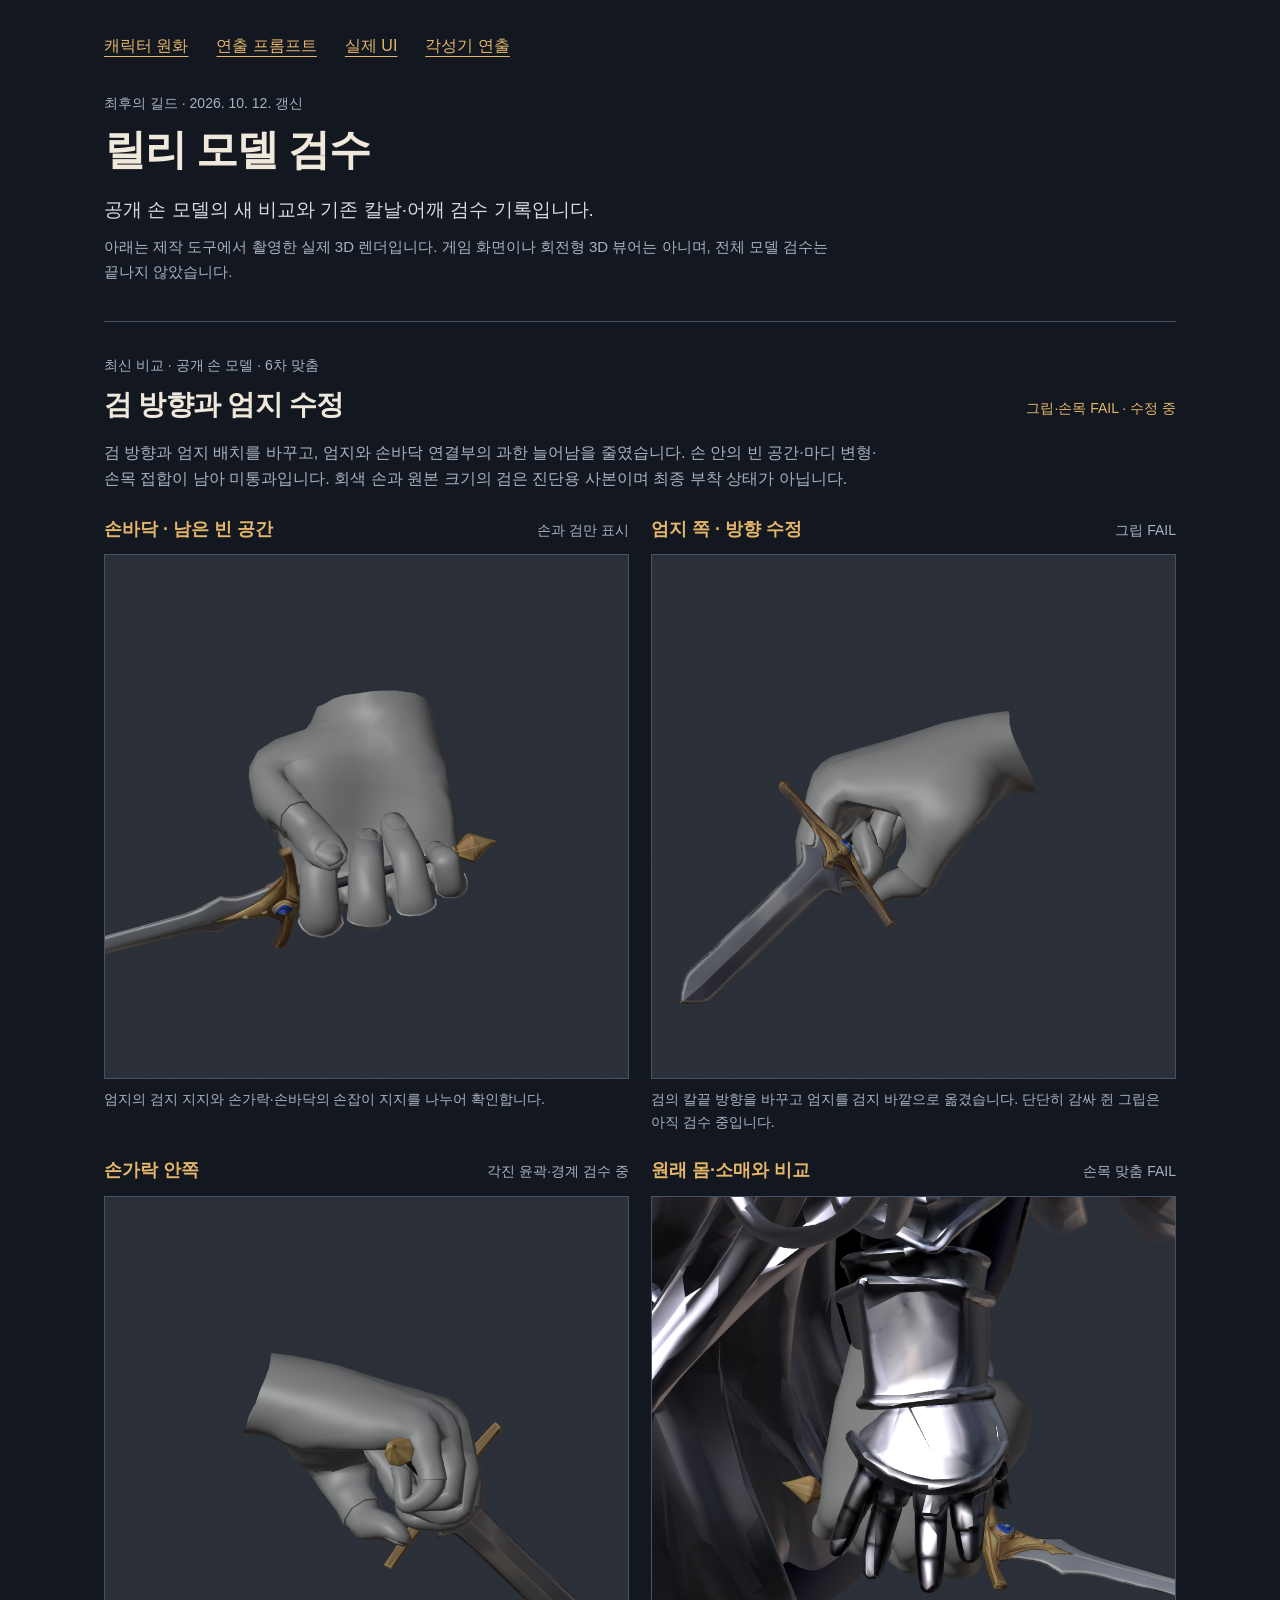
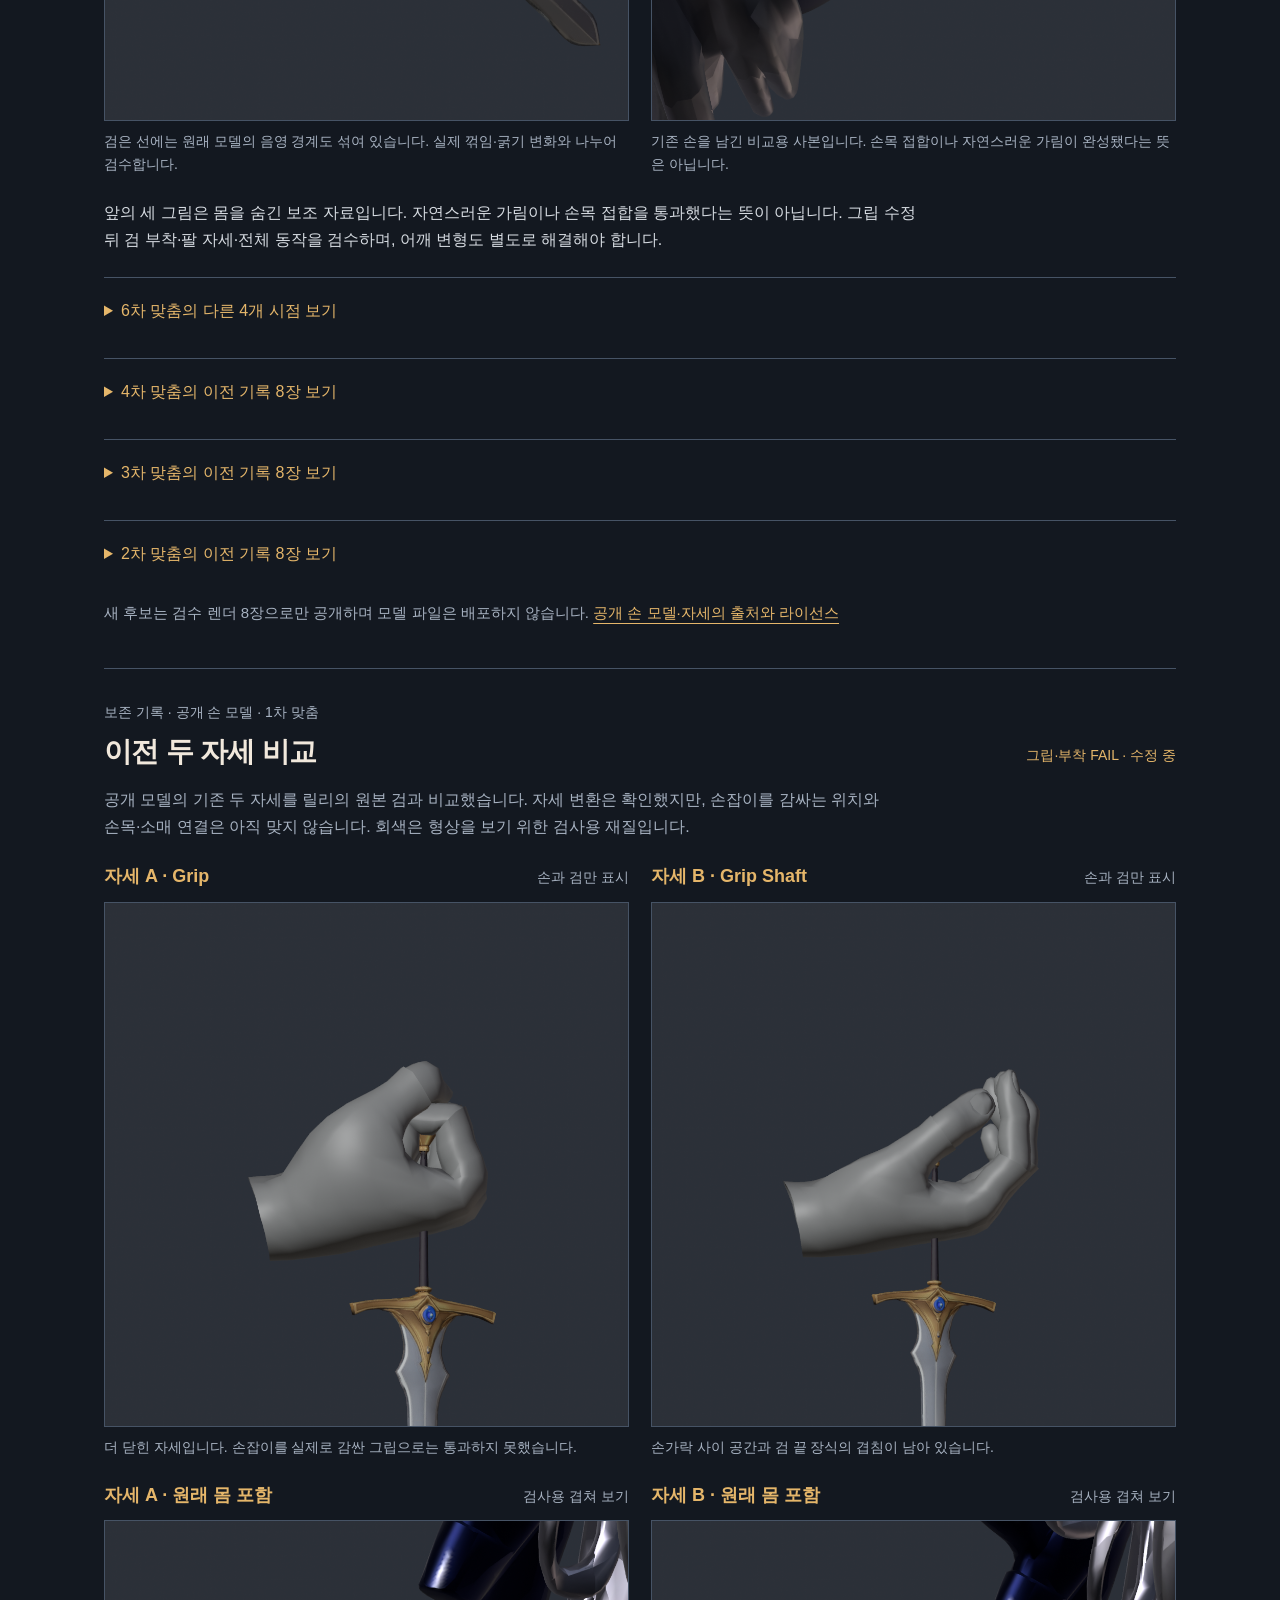
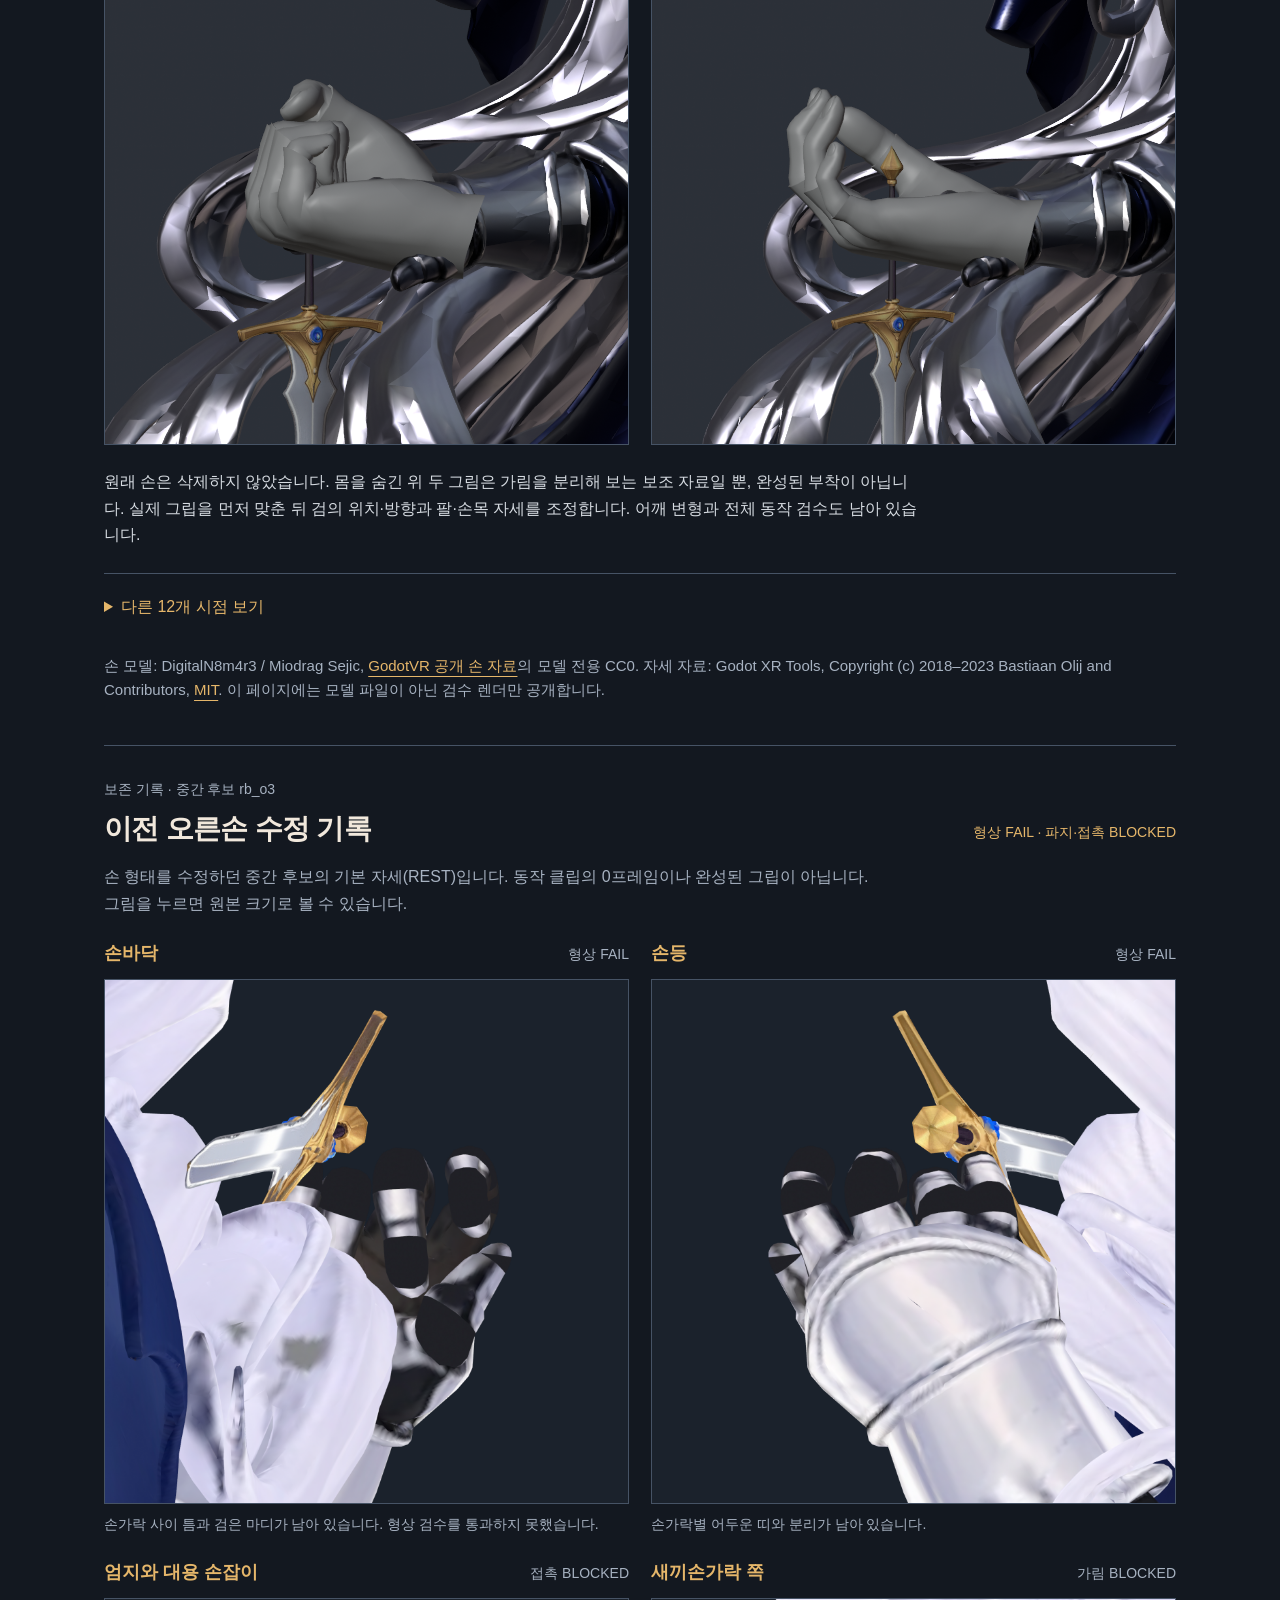
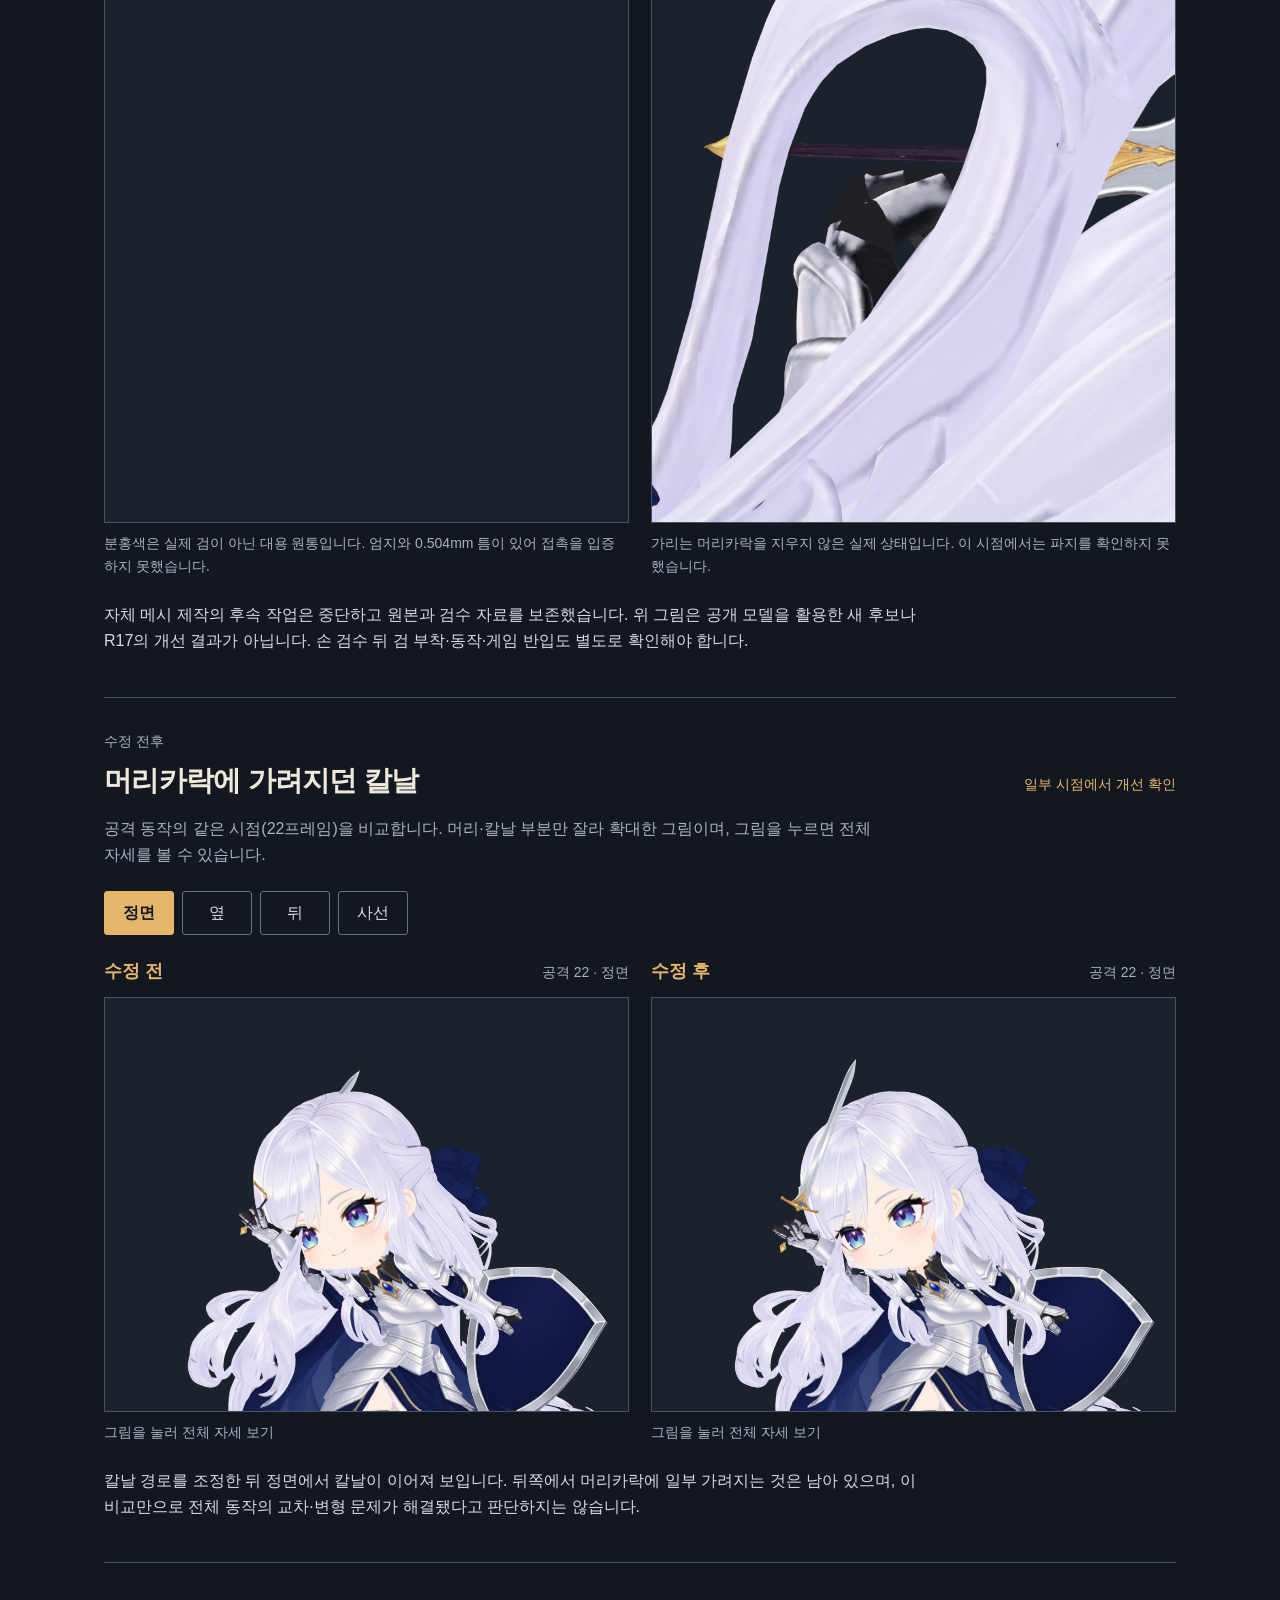
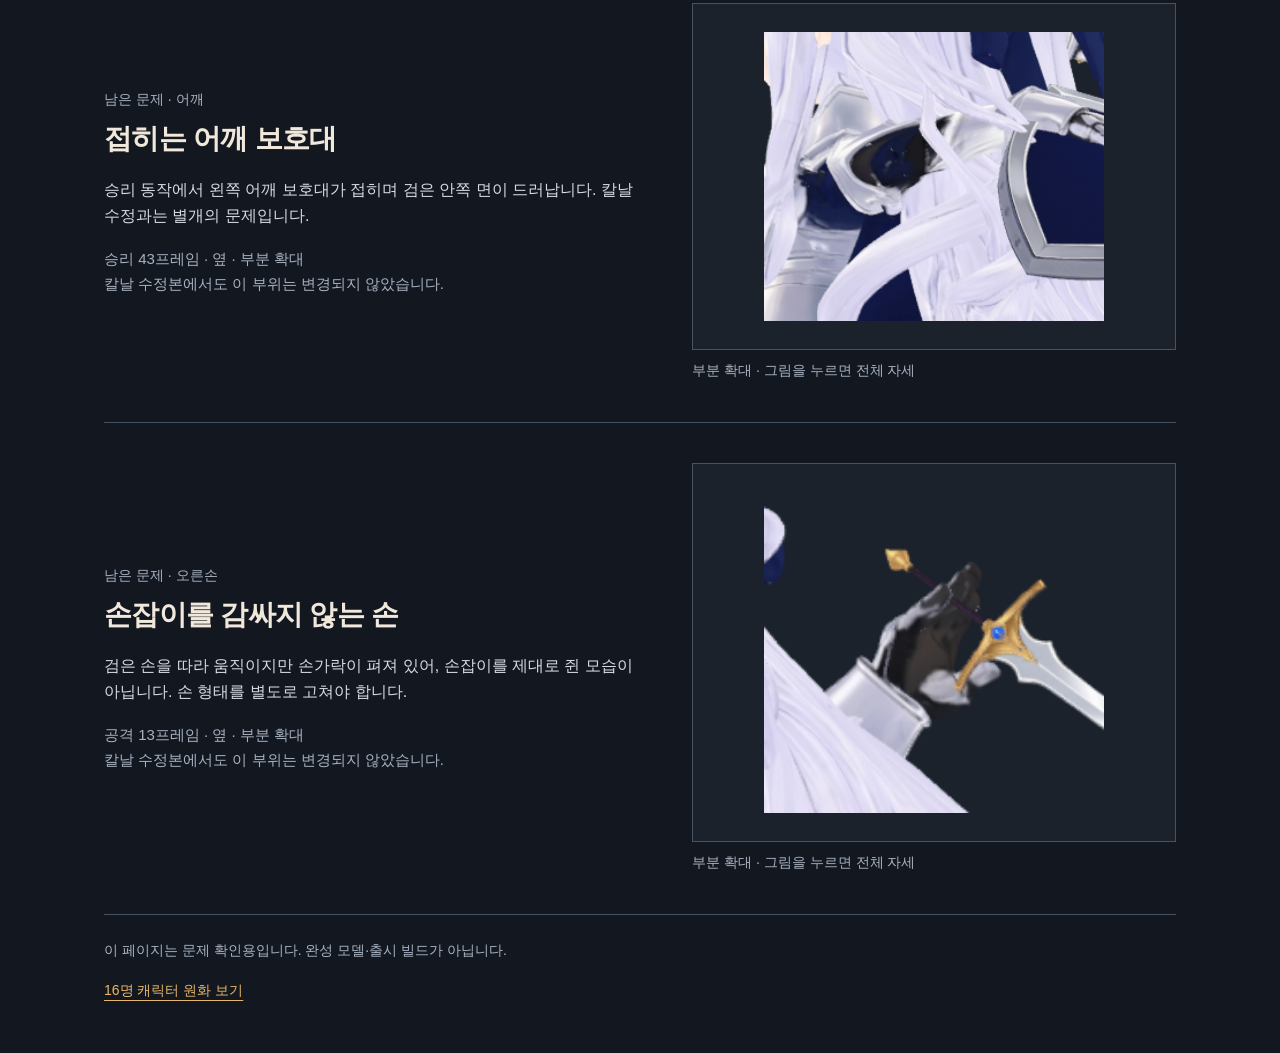
<file: models/index.html>
<!doctype html>
<html lang="ko">
<head>
  <meta charset="utf-8">
  <meta name="viewport" content="width=device-width, initial-scale=1">
  <meta name="description" content="공개 손 모델을 이용한 릴리의 검 쥐는 자세와 기존 칼날·어깨 검수 기록입니다. 실제 3D 렌더이며 그립과 부착은 아직 수정 중입니다.">
  <title>릴리 모델 검수 | 최후의 길드</title>
  <link rel="icon" href="data:,">
  <link rel="stylesheet" href="review.css">
  <noscript><style>.image-status, .view-controls { display: none; }</style></noscript>
  <script src="review.js" defer></script>
</head>
<body>
  <a class="skip-link" href="#main">모델 비교로 바로 가기</a>
  <div class="wrap">
    <header class="page-header">
      <nav class="page-nav" aria-label="갤러리 이동"><a href="../">캐릭터 원화</a><a href="../cinematics/prompts/">연출 프롬프트</a><a href="../ui/">실제 UI</a><a href="../cinematics/">각성기 연출</a></nav>
      <p class="eyebrow">최후의 길드 · 2026. 10. 12. 갱신</p>
      <h1>릴리 모델 검수</h1>
      <p class="intro">공개 손 모델의 새 비교와 기존 칼날·어깨 검수 기록입니다.</p>
      <p class="note">아래는 제작 도구에서 촬영한 실제 3D 렌더입니다. 게임 화면이나 회전형 3D 뷰어는 아니며, 전체 모델 검수는 끝나지 않았습니다.</p>
    </header>
    <main id="main">
      <section class="candidate-section" aria-labelledby="hand-fit-title">
        <div class="section-heading">
          <div><p class="eyebrow">최신 비교 · 공개 손 모델 · 6차 맞춤</p><h2 id="hand-fit-title">검 방향과 엄지 수정</h2></div>
          <p class="status">그립·손목 FAIL · 수정 중</p>
        </div>
        <p class="description">검 방향과 엄지 배치를 바꾸고, 엄지와 손바닥 연결부의 과한 늘어남을 줄였습니다. 손 안의 빈 공간·마디 변형·손목 접합이 남아 미통과입니다. 회색 손과 원본 크기의 검은 진단용 사본이며 최종 부착 상태가 아닙니다.</p>
        <div class="comparison">
          <figure class="model-figure">
            <figcaption><h3>손바닥 · 남은 빈 공간</h3><span>손과 검만 표시</span></figcaption>
            <a class="render-link" href="images/public-hand-fit-v6-isolated-palm.png" aria-label="6차 맞춤 손바닥과 검 크게 보기">
              <img src="images/public-hand-fit-v6-isolated-palm.png" width="1024" height="1024" alt="엄지가 검지 바깥을 향하고 검 손잡이 주변에 공간이 남은 6차 후보" decoding="async">
              <span class="image-status" role="status">그림을 불러오는 중입니다.</span>
            </a>
            <p class="image-link-hint">엄지의 검지 지지와 손가락·손바닥의 손잡이 지지를 나누어 확인합니다.</p>
          </figure>
          <figure class="model-figure">
            <figcaption><h3>엄지 쪽 · 방향 수정</h3><span>그립 FAIL</span></figcaption>
            <a class="render-link" href="images/public-hand-fit-v6-isolated-thumb.png" aria-label="6차 맞춤 엄지와 검 방향 크게 보기">
              <img src="images/public-hand-fit-v6-isolated-thumb.png" width="1024" height="1024" alt="가드가 검지 쪽에 놓이고 엄지를 감긴 손가락 바깥에 둔 진단 사본" decoding="async">
              <span class="image-status" role="status">그림을 불러오는 중입니다.</span>
            </a>
            <p class="image-link-hint">검의 칼끝 방향을 바꾸고 엄지를 검지 바깥으로 옮겼습니다. 단단히 감싸 쥔 그립은 아직 검수 중입니다.</p>
          </figure>
          <figure class="model-figure">
            <figcaption><h3>손가락 안쪽</h3><span>각진 윤곽·경계 검수 중</span></figcaption>
            <a class="render-link" href="images/public-hand-fit-v6-isolated-pinky.png" aria-label="6차 맞춤 손가락 안쪽 크게 보기">
              <img src="images/public-hand-fit-v6-isolated-pinky.png" width="1024" height="1024" alt="새끼손가락 쪽에서 보이는 손 안의 빈 공간과 마디의 각진 윤곽 및 짙은 경계" loading="lazy" decoding="async">
              <span class="image-status" role="status">그림을 불러오는 중입니다.</span>
            </a>
            <p class="image-link-hint">검은 선에는 원래 모델의 음영 경계도 섞여 있습니다. 실제 꺾임·굵기 변화와 나누어 검수합니다.</p>
          </figure>
          <figure class="model-figure">
            <figcaption><h3>원래 몸·소매와 비교</h3><span>손목 맞춤 FAIL</span></figcaption>
            <a class="render-link" href="images/public-hand-fit-v6-context-back.png" aria-label="6차 맞춤 손목과 원래 소매 크게 보기">
              <img src="images/public-hand-fit-v6-context-back.png" width="1024" height="1024" alt="보존한 기존 금속 손과 새 회색 손이 중복되고 아직 접합하지 않은 소매가 보이는 6차 비교" loading="lazy" decoding="async">
              <span class="image-status" role="status">그림을 불러오는 중입니다.</span>
            </a>
            <p class="image-link-hint">기존 손을 남긴 비교용 사본입니다. 손목 접합이나 자연스러운 가림이 완성됐다는 뜻은 아닙니다.</p>
          </figure>
        </div>
        <p class="finding">앞의 세 그림은 몸을 숨긴 보조 자료입니다. 자연스러운 가림이나 손목 접합을 통과했다는 뜻이 아닙니다. 그립 수정 뒤 검 부착·팔 자세·전체 동작을 검수하며, 어깨 변형도 별도로 해결해야 합니다.</p>
        <details class="render-index">
          <summary>6차 맞춤의 다른 4개 시점 보기</summary>
          <ul>
            <li><a href="images/public-hand-fit-v6-isolated-back.png">손과 검 · 손등</a></li>
            <li><a href="images/public-hand-fit-v6-context-palm.png">원래 몸 포함 · 손바닥</a></li>
            <li><a href="images/public-hand-fit-v6-context-thumb.png">원래 몸 포함 · 엄지 쪽</a></li>
            <li><a href="images/public-hand-fit-v6-context-pinky.png">원래 몸 포함 · 새끼손가락 쪽 가림</a></li>
          </ul>
        </details>
        <details class="render-index">
          <summary>4차 맞춤의 이전 기록 8장 보기</summary>
          <p class="note">관절 위치와 웨이트를 고친 4차 후보입니다. 느슨한 쥠·각진 마디·손목 미접합으로 미통과했습니다. 5차는 CPU 검사에서 변형이 악화되어 렌더하지 않았습니다.</p>
          <ul>
            <li><a href="images/public-hand-fit-v4-isolated-palm.png">4차 · 손과 검 · 손바닥</a></li>
            <li><a href="images/public-hand-fit-v4-isolated-back.png">4차 · 손과 검 · 손등</a></li>
            <li><a href="images/public-hand-fit-v4-isolated-thumb.png">4차 · 손과 검 · 엄지 쪽</a></li>
            <li><a href="images/public-hand-fit-v4-isolated-pinky.png">4차 · 손과 검 · 새끼손가락 쪽</a></li>
            <li><a href="images/public-hand-fit-v4-context-palm.png">4차 · 원래 몸 포함 · 손바닥</a></li>
            <li><a href="images/public-hand-fit-v4-context-back.png">4차 · 원래 몸 포함 · 손등</a></li>
            <li><a href="images/public-hand-fit-v4-context-thumb.png">4차 · 원래 몸 포함 · 엄지 쪽</a></li>
            <li><a href="images/public-hand-fit-v4-context-pinky.png">4차 · 원래 몸 포함 · 새끼손가락 쪽 가림</a></li>
          </ul>
        </details>
        <details class="render-index">
          <summary>3차 맞춤의 이전 기록 8장 보기</summary>
          <p class="note">손가락 굽힘과 손목 축을 조정한 이전 후보입니다. 느슨한 쥠·관절 단차·소매 연결로 미통과했으며, 최신 후보와 구분해 보존합니다.</p>
          <ul>
            <li><a href="images/public-hand-fit-v3-isolated-palm.png">3차 · 손과 검 · 손바닥</a></li>
            <li><a href="images/public-hand-fit-v3-isolated-back.png">3차 · 손과 검 · 손등</a></li>
            <li><a href="images/public-hand-fit-v3-isolated-thumb.png">3차 · 손과 검 · 엄지 쪽</a></li>
            <li><a href="images/public-hand-fit-v3-isolated-pinky.png">3차 · 손과 검 · 새끼손가락 쪽</a></li>
            <li><a href="images/public-hand-fit-v3-context-palm.png">3차 · 원래 몸 포함 · 손바닥</a></li>
            <li><a href="images/public-hand-fit-v3-context-back.png">3차 · 원래 몸 포함 · 손등</a></li>
            <li><a href="images/public-hand-fit-v3-context-thumb.png">3차 · 원래 몸 포함 · 엄지 쪽</a></li>
            <li><a href="images/public-hand-fit-v3-context-pinky.png">3차 · 원래 몸 포함 · 새끼손가락 쪽 가림</a></li>
          </ul>
        </details>
        <details class="render-index">
          <summary>2차 맞춤의 이전 기록 8장 보기</summary>
          <p class="note">손의 방향과 크기를 맞춘 이전 후보입니다. 손가락 내부 겹침·엄지 지지·손목 어긋남으로 미통과했으며, 아래 그림은 최신 후보와 다릅니다.</p>
          <ul>
            <li><a href="images/public-hand-fit-v2-isolated-palm.png">2차 · 손과 검 · 손바닥</a></li>
            <li><a href="images/public-hand-fit-v2-isolated-back.png">2차 · 손과 검 · 손등</a></li>
            <li><a href="images/public-hand-fit-v2-isolated-thumb.png">2차 · 손과 검 · 엄지 쪽</a></li>
            <li><a href="images/public-hand-fit-v2-isolated-pinky.png">2차 · 손과 검 · 새끼손가락 쪽</a></li>
            <li><a href="images/public-hand-fit-v2-context-palm.png">2차 · 원래 몸 포함 · 손바닥</a></li>
            <li><a href="images/public-hand-fit-v2-context-back.png">2차 · 원래 몸 포함 · 손등</a></li>
            <li><a href="images/public-hand-fit-v2-context-thumb.png">2차 · 원래 몸 포함 · 엄지 쪽</a></li>
            <li><a href="images/public-hand-fit-v2-context-pinky.png">2차 · 원래 몸 포함 · 새끼손가락 쪽 가림</a></li>
          </ul>
        </details>
        <p class="note source-note">새 후보는 검수 렌더 8장으로만 공개하며 모델 파일은 배포하지 않습니다. <a href="#public-hand-license">공개 손 모델·자세의 출처와 라이선스</a></p>
      </section>
      <section class="candidate-section" aria-labelledby="public-hand-title">
        <div class="section-heading">
          <div><p class="eyebrow">보존 기록 · 공개 손 모델 · 1차 맞춤</p><h2 id="public-hand-title">이전 두 자세 비교</h2></div>
          <p class="status">그립·부착 FAIL · 수정 중</p>
        </div>
        <p class="description">공개 모델의 기존 두 자세를 릴리의 원본 검과 비교했습니다. 자세 변환은 확인했지만, 손잡이를 감싸는 위치와 손목·소매 연결은 아직 맞지 않습니다. 회색은 형상을 보기 위한 검사용 재질입니다.</p>
        <div class="comparison">
          <figure class="model-figure">
            <figcaption><h3>자세 A · Grip</h3><span>손과 검만 표시</span></figcaption>
            <a class="render-link" href="images/public-hand-v1-grip-isolated-c.png" aria-label="공개 손 자세 A와 원본 검 비교 크게 보기">
              <img src="images/public-hand-v1-grip-isolated-c.png" width="1024" height="1024" alt="원본 검 손잡이에 맞춰 놓았지만 손가락과 손잡이의 위치가 어긋난 공개 손 자세 A" decoding="async">
              <span class="image-status" role="status">그림을 불러오는 중입니다.</span>
            </a>
            <p class="image-link-hint">더 닫힌 자세입니다. 손잡이를 실제로 감싼 그립으로는 통과하지 못했습니다.</p>
          </figure>
          <figure class="model-figure">
            <figcaption><h3>자세 B · Grip Shaft</h3><span>손과 검만 표시</span></figcaption>
            <a class="render-link" href="images/public-hand-v1-shaft-isolated-c.png" aria-label="공개 손 자세 B와 원본 검 비교 크게 보기">
              <img src="images/public-hand-v1-shaft-isolated-c.png" width="1024" height="1024" alt="손가락 사이 공간이 크고 검 손잡이 끝의 금색 장식이 손 영역과 겹치는 공개 손 자세 B" decoding="async">
              <span class="image-status" role="status">그림을 불러오는 중입니다.</span>
            </a>
            <p class="image-link-hint">손가락 사이 공간과 검 끝 장식의 겹침이 남아 있습니다.</p>
          </figure>
          <figure class="model-figure">
            <figcaption><h3>자세 A · 원래 몸 포함</h3><span>검사용 겹쳐 보기</span></figcaption>
            <a class="render-link" href="images/public-hand-v1-grip-context-d.png" aria-label="공개 손 자세 A의 원래 몸과 소매 포함 비교 크게 보기">
              <img src="images/public-hand-v1-grip-context-d.png" width="1024" height="1024" alt="기존 릴리 몸과 소매를 남긴 상태에서 새 손의 크기와 연결 위치를 비교하는 장면" loading="lazy" decoding="async">
              <span class="image-status" role="status">그림을 불러오는 중입니다.</span>
            </a>
          </figure>
          <figure class="model-figure">
            <figcaption><h3>자세 B · 원래 몸 포함</h3><span>검사용 겹쳐 보기</span></figcaption>
            <a class="render-link" href="images/public-hand-v1-shaft-context-d.png" aria-label="공개 손 자세 B의 원래 몸과 소매 포함 비교 크게 보기">
              <img src="images/public-hand-v1-shaft-context-d.png" width="1024" height="1024" alt="기존 손과 머리카락을 보존한 채 공개 손 자세 B를 겹쳐 소매와의 연결을 비교하는 장면" loading="lazy" decoding="async">
              <span class="image-status" role="status">그림을 불러오는 중입니다.</span>
            </a>
          </figure>
        </div>
        <p class="finding">원래 손은 삭제하지 않았습니다. 몸을 숨긴 위 두 그림은 가림을 분리해 보는 보조 자료일 뿐, 완성된 부착이 아닙니다. 실제 그립을 먼저 맞춘 뒤 검의 위치·방향과 팔·손목 자세를 조정합니다. 어깨 변형과 전체 동작 검수도 남아 있습니다.</p>
        <details class="render-index">
          <summary>다른 12개 시점 보기</summary>
          <p class="note">시점 A·B·C·D는 촬영 위치 구분입니다. 손바닥·손등 방향명은 확인 중입니다. 모두 1024 × 1024 원본 크기로 열립니다.</p>
          <div class="comparison">
            <div>
              <h3>자세 A · Grip</h3>
              <ul>
                <li><a href="images/public-hand-v1-grip-isolated-a.png">손과 검 · 시점 A</a></li>
                <li><a href="images/public-hand-v1-grip-isolated-b.png">손과 검 · 시점 B</a></li>
                <li><a href="images/public-hand-v1-grip-isolated-d.png">손과 검 · 시점 D</a></li>
                <li><a href="images/public-hand-v1-grip-context-a.png">원래 몸 포함 · 시점 A</a></li>
                <li><a href="images/public-hand-v1-grip-context-b.png">원래 몸 포함 · 시점 B</a></li>
                <li><a href="images/public-hand-v1-grip-context-c.png">원래 몸 포함 · 시점 C</a></li>
              </ul>
            </div>
            <div>
              <h3>자세 B · Grip Shaft</h3>
              <ul>
                <li><a href="images/public-hand-v1-shaft-isolated-a.png">손과 검 · 시점 A</a></li>
                <li><a href="images/public-hand-v1-shaft-isolated-b.png">손과 검 · 시점 B</a></li>
                <li><a href="images/public-hand-v1-shaft-isolated-d.png">손과 검 · 시점 D</a></li>
                <li><a href="images/public-hand-v1-shaft-context-a.png">원래 몸 포함 · 시점 A</a></li>
                <li><a href="images/public-hand-v1-shaft-context-b.png">원래 몸 포함 · 시점 B</a></li>
                <li><a href="images/public-hand-v1-shaft-context-c.png">원래 몸 포함 · 시점 C</a></li>
              </ul>
            </div>
          </div>
        </details>
        <p class="note source-note" id="public-hand-license">손 모델: DigitalN8m4r3 / Miodrag Sejic, <a href="https://github.com/GodotVR/godot-xr-tools/tree/6c6189bdfcdf855052ef1aeb9f3e0ec4c7a7eb60/addons/godot-xr-tools/hands">GodotVR 공개 손 자료</a>의 모델 전용 CC0. 자세 자료: Godot XR Tools, Copyright (c) 2018–2023 Bastiaan Olij and Contributors, <a href="https://github.com/GodotVR/godot-xr-tools/blob/6c6189bdfcdf855052ef1aeb9f3e0ec4c7a7eb60/LICENSE">MIT</a>. 이 페이지에는 모델 파일이 아닌 검수 렌더만 공개합니다.</p>
      </section>
      <section class="candidate-section" aria-labelledby="hand-candidate-title">
        <div class="section-heading">
          <div><p class="eyebrow">보존 기록 · 중간 후보 rb_o3</p><h2 id="hand-candidate-title">이전 오른손 수정 기록</h2></div>
          <p class="status">형상 FAIL · 파지·접촉 BLOCKED</p>
        </div>
        <p class="description">손 형태를 수정하던 중간 후보의 기본 자세(REST)입니다. 동작 클립의 0프레임이나 완성된 그립이 아닙니다. 그림을 누르면 원본 크기로 볼 수 있습니다.</p>
        <div class="comparison">
          <figure class="model-figure">
            <figcaption><h3>손바닥</h3><span>형상 FAIL</span></figcaption>
            <a class="render-link" href="images/grip-rbo3-palm.png" aria-label="rb_o3 손바닥 검수 렌더 크게 보기">
              <img src="images/grip-rbo3-palm.png" width="1536" height="1536" alt="손가락이 갈고리처럼 굽고 틈과 검은 마디가 남은 릴리 오른손 손바닥" decoding="async">
              <span class="image-status" role="status">그림을 불러오는 중입니다.</span>
            </a>
            <p class="image-link-hint">손가락 사이 틈과 검은 마디가 남아 있습니다. 형상 검수를 통과하지 못했습니다.</p>
          </figure>
          <figure class="model-figure">
            <figcaption><h3>손등</h3><span>형상 FAIL</span></figcaption>
            <a class="render-link" href="images/grip-rbo3-back.png" aria-label="rb_o3 손등 검수 렌더 크게 보기">
              <img src="images/grip-rbo3-back.png" width="1536" height="1536" alt="손가락별 어두운 띠와 분리가 남아 있는 릴리 오른손 손등" decoding="async">
              <span class="image-status" role="status">그림을 불러오는 중입니다.</span>
            </a>
            <p class="image-link-hint">손가락별 어두운 띠와 분리가 남아 있습니다.</p>
          </figure>
          <figure class="model-figure">
            <figcaption><h3>엄지와 대용 손잡이</h3><span>접촉 BLOCKED</span></figcaption>
            <a class="render-link" href="images/grip-rbo3-thumb.png" aria-label="rb_o3 엄지와 대용 손잡이 검수 렌더 크게 보기">
              <img src="images/grip-rbo3-thumb.png" width="1536" height="1536" alt="분홍색 대용 원통을 함께 표시한 릴리 오른손 엄지 부근" loading="lazy" decoding="async">
              <span class="image-status" role="status">그림을 불러오는 중입니다.</span>
            </a>
            <p class="image-link-hint">분홍색은 실제 검이 아닌 대용 원통입니다. 엄지와 0.504mm 틈이 있어 접촉을 입증하지 못했습니다.</p>
          </figure>
          <figure class="model-figure">
            <figcaption><h3>새끼손가락 쪽</h3><span>가림 BLOCKED</span></figcaption>
            <a class="render-link" href="images/grip-rbo3-pinky.png" aria-label="rb_o3 새끼손가락 쪽 자연 가림 렌더 크게 보기">
              <img src="images/grip-rbo3-pinky.png" width="1536" height="1536" alt="머리카락에 크게 가려져 손잡이를 쥔 상태를 확인하기 어려운 오른손" loading="lazy" decoding="async">
              <span class="image-status" role="status">그림을 불러오는 중입니다.</span>
            </a>
            <p class="image-link-hint">가리는 머리카락을 지우지 않은 실제 상태입니다. 이 시점에서는 파지를 확인하지 못했습니다.</p>
          </figure>
        </div>
        <p class="finding">자체 메시 제작의 후속 작업은 중단하고 원본과 검수 자료를 보존했습니다. 위 그림은 공개 모델을 활용한 새 후보나 R17의 개선 결과가 아닙니다. 손 검수 뒤 검 부착·동작·게임 반입도 별도로 확인해야 합니다.</p>
      </section>
      <section class="blade-section" aria-labelledby="blade-title">
        <div class="section-heading">
          <div><p class="eyebrow">수정 전후</p><h2 id="blade-title">머리카락에 가려지던 칼날</h2></div>
          <p class="status">일부 시점에서 개선 확인</p>
        </div>
        <p class="description">공격 동작의 같은 시점(22프레임)을 비교합니다. 머리·칼날 부분만 잘라 확대한 그림이며, 그림을 누르면 전체 자세를 볼 수 있습니다.</p>
        <div class="view-controls" role="group" aria-label="검수 시점 선택">
          <button type="button" data-view="front" aria-pressed="true">정면</button>
          <button type="button" data-view="side" aria-pressed="false">옆</button>
          <button type="button" data-view="back" aria-pressed="false">뒤</button>
          <button type="button" data-view="game" aria-pressed="false">사선</button>
        </div>
        <p id="empty-views" class="empty-state" hidden>아직 공개된 비교 시점이 없습니다. 아래의 문제 부위와 원화는 확인하실 수 있습니다.</p>
        <div class="comparison" id="comparison">
          <figure class="model-figure">
            <figcaption><h3>수정 전</h3><span>공격 22 · <span data-view-label>정면</span></span></figcaption>
            <a class="render-link blade-render" id="before-link" href="images/blade-before-front-full.png" aria-label="수정 전 정면 전체 자세 보기">
              <img id="before-image" src="images/blade-before-front.png" width="950" height="750" alt="칼날 수정 전 릴리의 공격 22프레임 정면 확대" decoding="async">
              <span class="image-status" role="status">그림을 불러오는 중입니다.</span>
            </a>
            <p class="image-link-hint">그림을 눌러 전체 자세 보기</p>
          </figure>
          <figure class="model-figure">
            <figcaption><h3>수정 후</h3><span>공격 22 · <span data-view-label>정면</span></span></figcaption>
            <a class="render-link blade-render" id="after-link" href="images/blade-after-front-full.png" aria-label="수정 후 정면 전체 자세 보기">
              <img id="after-image" src="images/blade-after-front.png" width="950" height="750" alt="칼날 수정 후 릴리의 공격 22프레임 정면 확대" decoding="async">
              <span class="image-status" role="status">그림을 불러오는 중입니다.</span>
            </a>
            <p class="image-link-hint">그림을 눌러 전체 자세 보기</p>
          </figure>
        </div>
        <p class="finding">칼날 경로를 조정한 뒤 정면에서 칼날이 이어져 보입니다. 뒤쪽에서 머리카락에 일부 가려지는 것은 남아 있으며, 이 비교만으로 전체 동작의 교차·변형 문제가 해결됐다고 판단하지는 않습니다.</p>
        <noscript><p class="note">시점 선택에는 자바스크립트가 필요합니다. 정면 비교와 정지 검수 그림은 그대로 볼 수 있습니다.</p></noscript>
      </section>
      <section class="issue-section" aria-labelledby="shoulder-title">
        <div class="issue-copy">
          <p class="eyebrow">남은 문제 · 어깨</p>
          <h2 id="shoulder-title">접히는 어깨 보호대</h2>
          <p>승리 동작에서 왼쪽 어깨 보호대가 접히며 검은 안쪽 면이 드러납니다. 칼날 수정과는 별개의 문제입니다.</p>
          <p class="note">승리 43프레임 · 옆 · 부분 확대<br>칼날 수정본에서도 이 부위는 변경되지 않았습니다.</p>
        </div>
        <figure class="detail-figure">
          <a class="render-link detail-render" href="images/shoulder-full.png" aria-label="어깨 문제의 승리 43프레임 전체 자세 보기">
            <img src="images/shoulder.png" width="295" height="250" alt="릴리의 왼쪽 어깨 보호대가 접혀 검은 안쪽 면이 드러난 부분" loading="lazy" decoding="async">
            <span class="image-status" role="status">그림을 불러오는 중입니다.</span>
          </a>
          <figcaption>부분 확대 · 그림을 누르면 전체 자세</figcaption>
        </figure>
      </section>
      <section class="issue-section" aria-labelledby="grip-title">
        <div class="issue-copy">
          <p class="eyebrow">남은 문제 · 오른손</p>
          <h2 id="grip-title">손잡이를 감싸지 않는 손</h2>
          <p>검은 손을 따라 움직이지만 손가락이 펴져 있어, 손잡이를 제대로 쥔 모습이 아닙니다. 손 형태를 별도로 고쳐야 합니다.</p>
          <p class="note">공격 13프레임 · 옆 · 부분 확대<br>칼날 수정본에서도 이 부위는 변경되지 않았습니다.</p>
        </div>
        <figure class="detail-figure">
          <a class="render-link detail-render" href="images/grip-full.png" aria-label="오른손 문제의 공격 13프레임 전체 자세 보기">
            <img src="images/grip.png" width="185" height="175" alt="검 손잡이를 감싸지 못하고 펴져 있는 릴리의 오른손 손가락" loading="lazy" decoding="async">
            <span class="image-status" role="status">그림을 불러오는 중입니다.</span>
          </a>
          <figcaption>부분 확대 · 그림을 누르면 전체 자세</figcaption>
        </figure>
      </section>
    </main>
    <footer><p>이 페이지는 문제 확인용입니다. 완성 모델·출시 빌드가 아닙니다.</p><a href="../">16명 캐릭터 원화 보기</a></footer>
  </div>
</body>
</html>
</file>
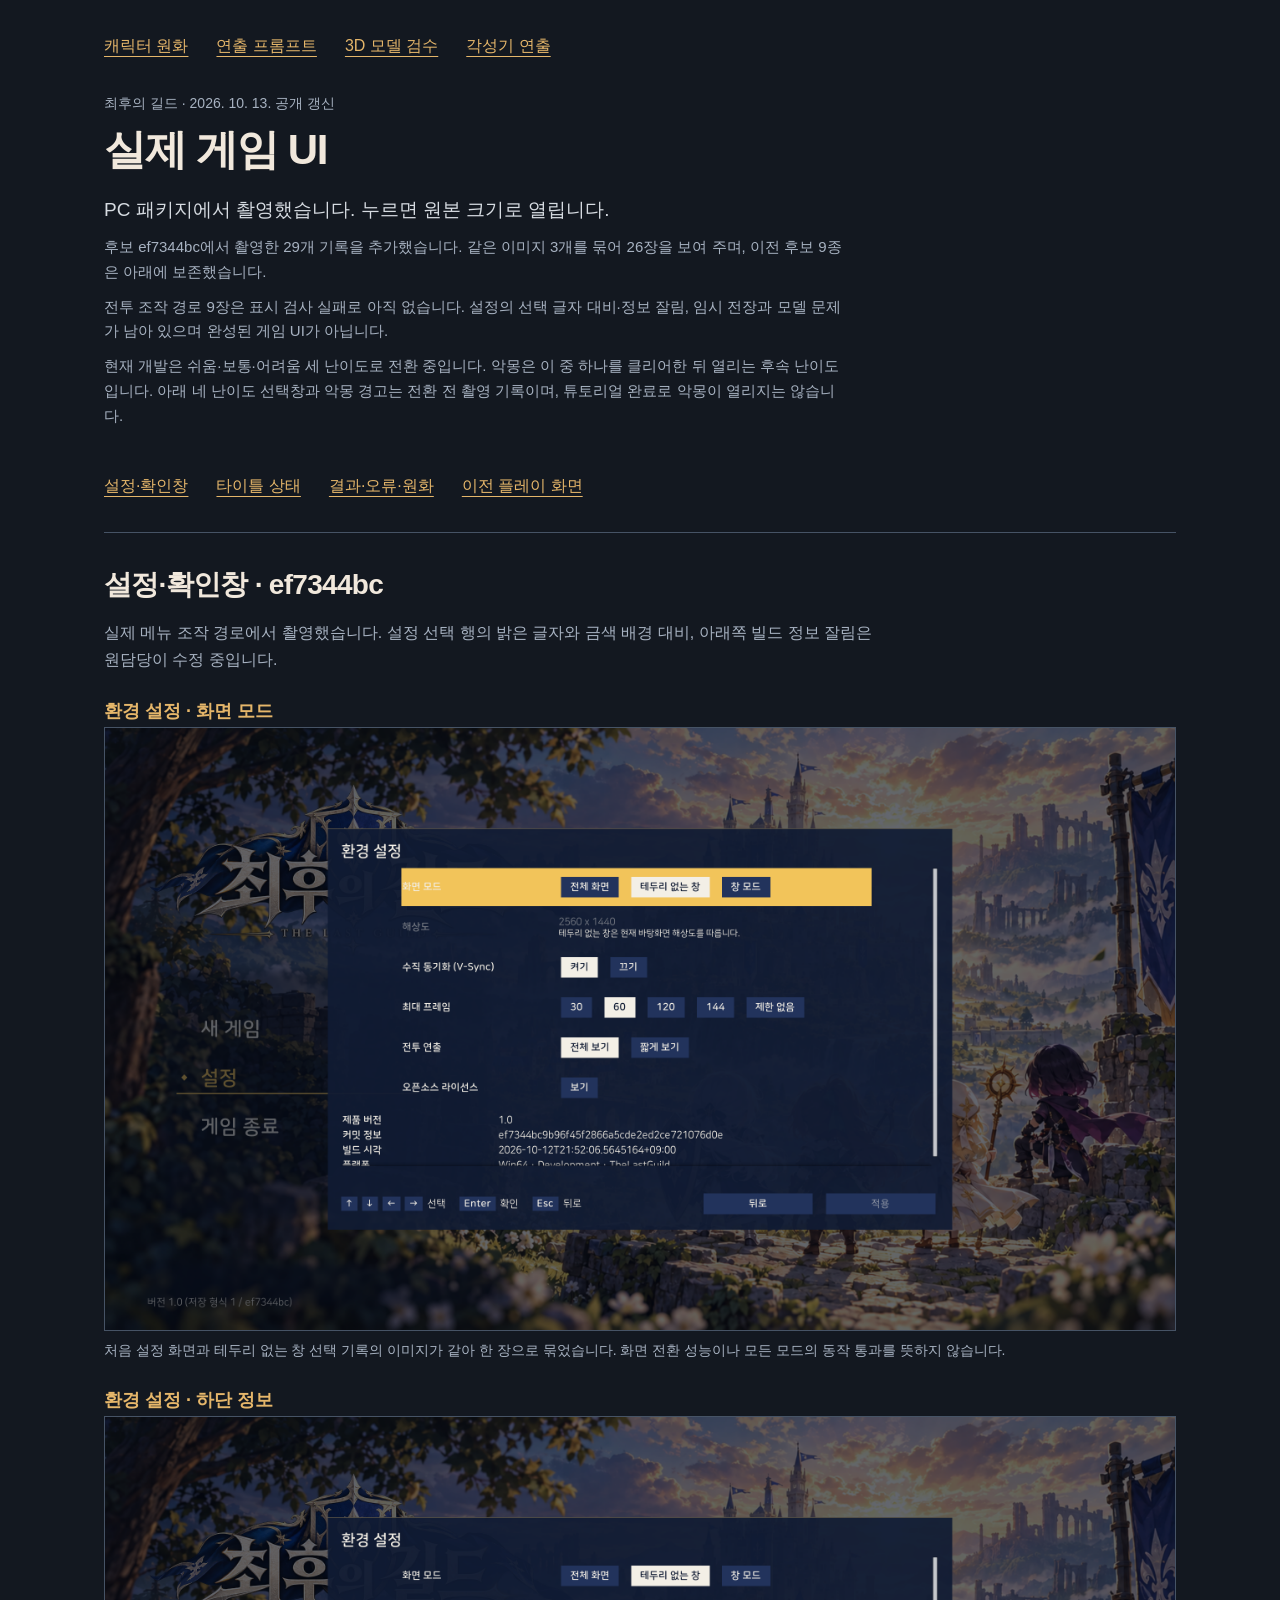
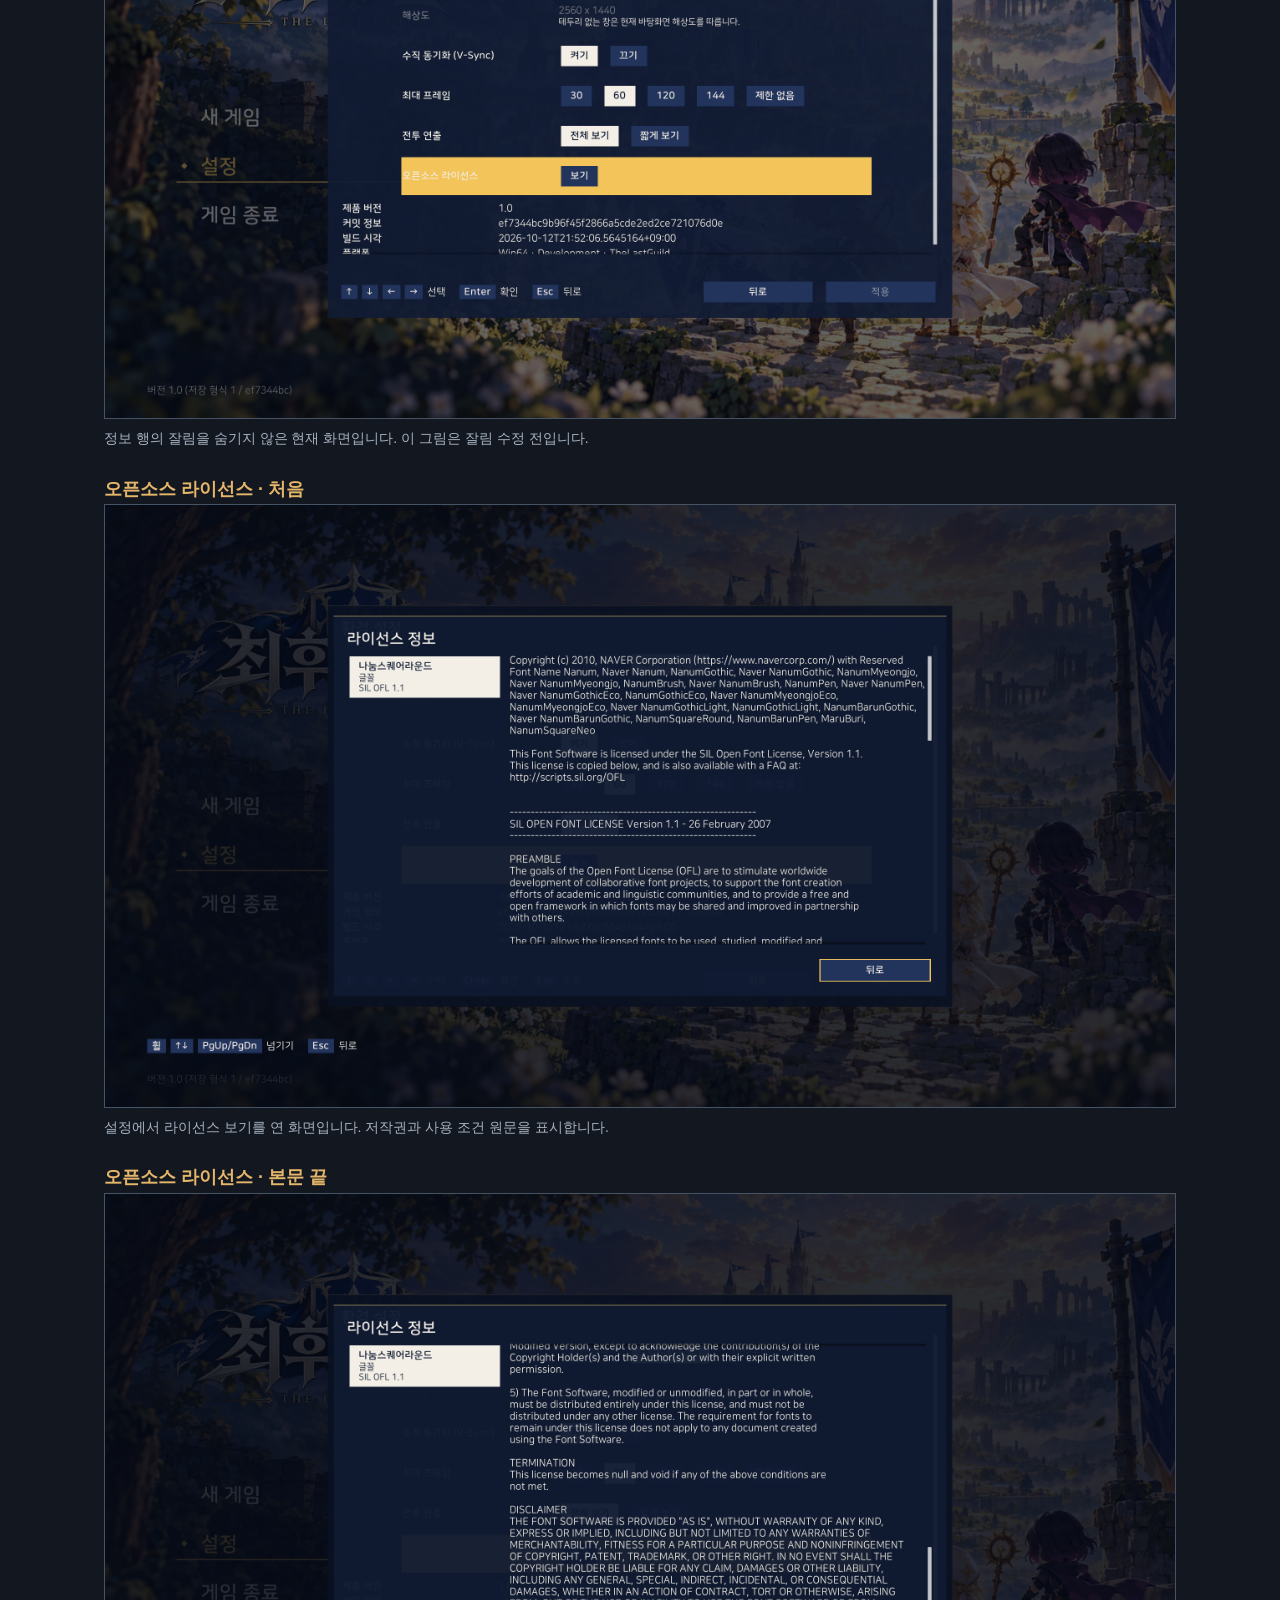
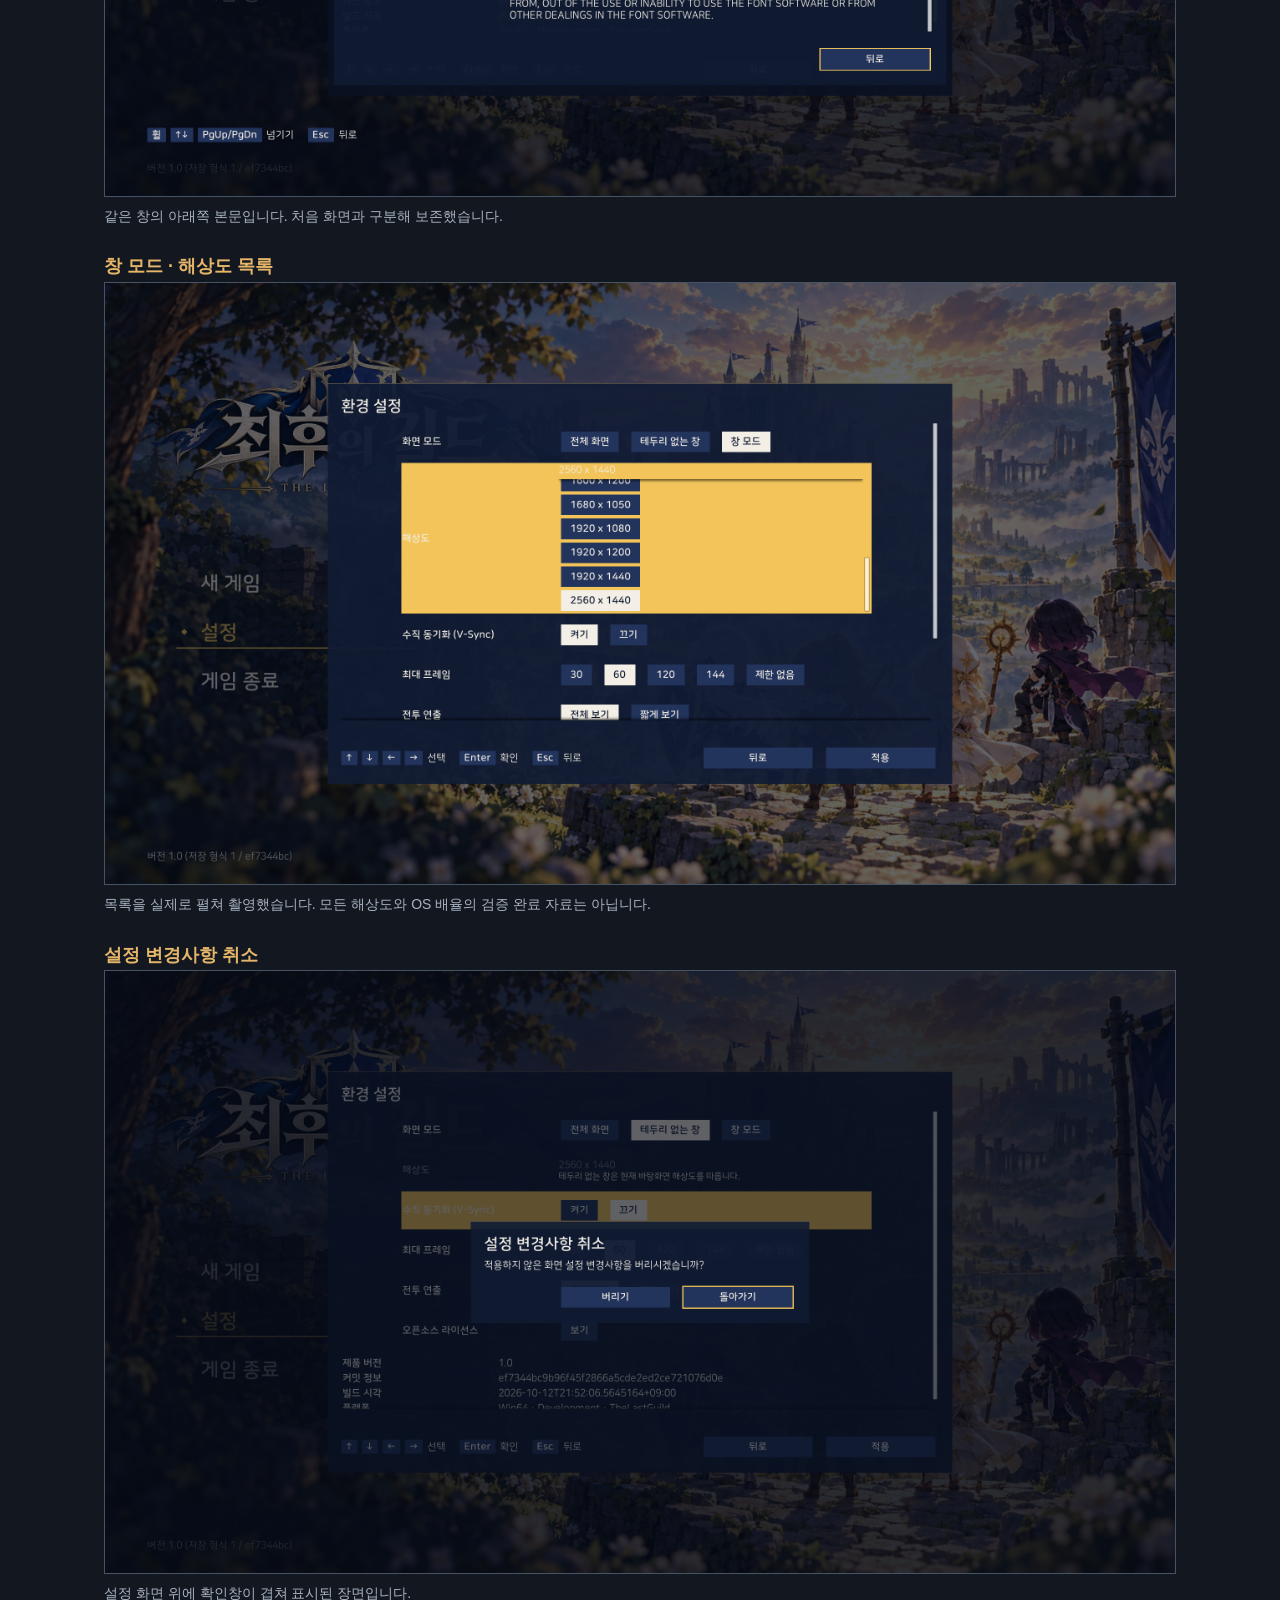
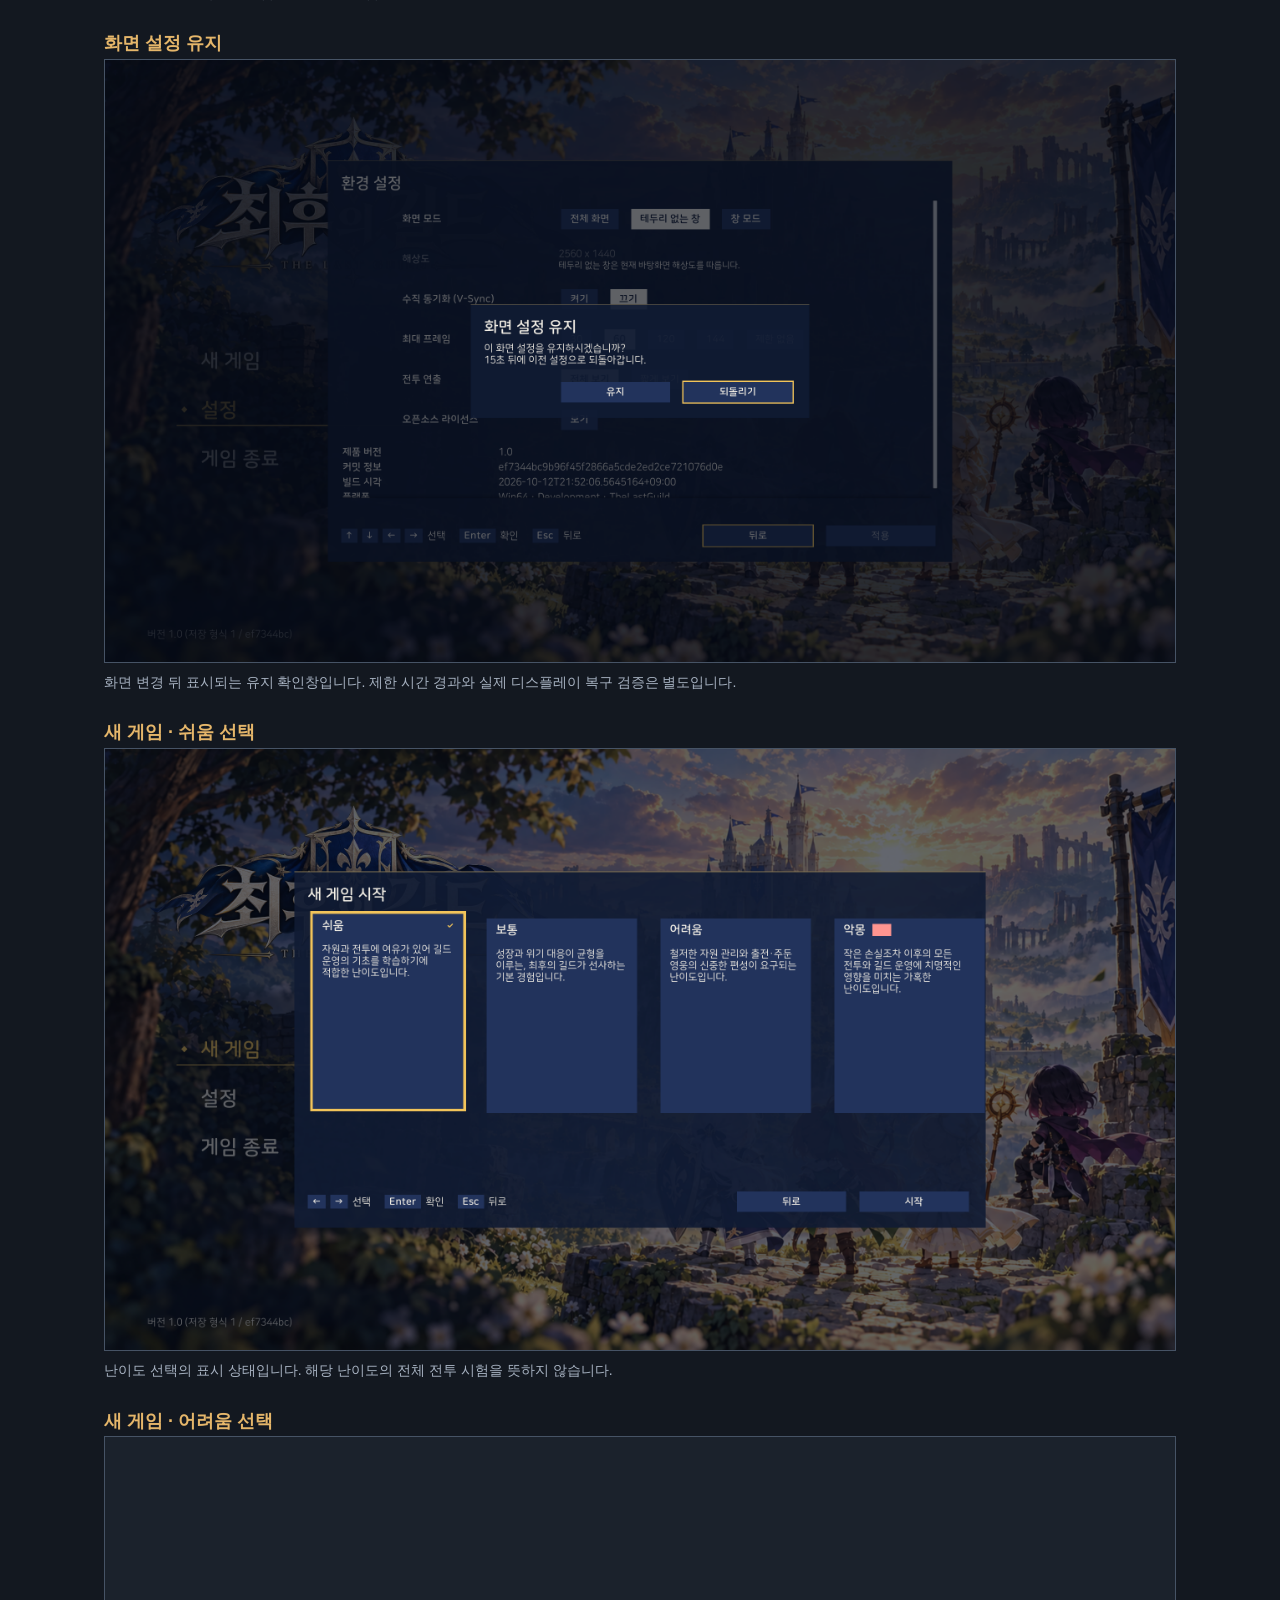
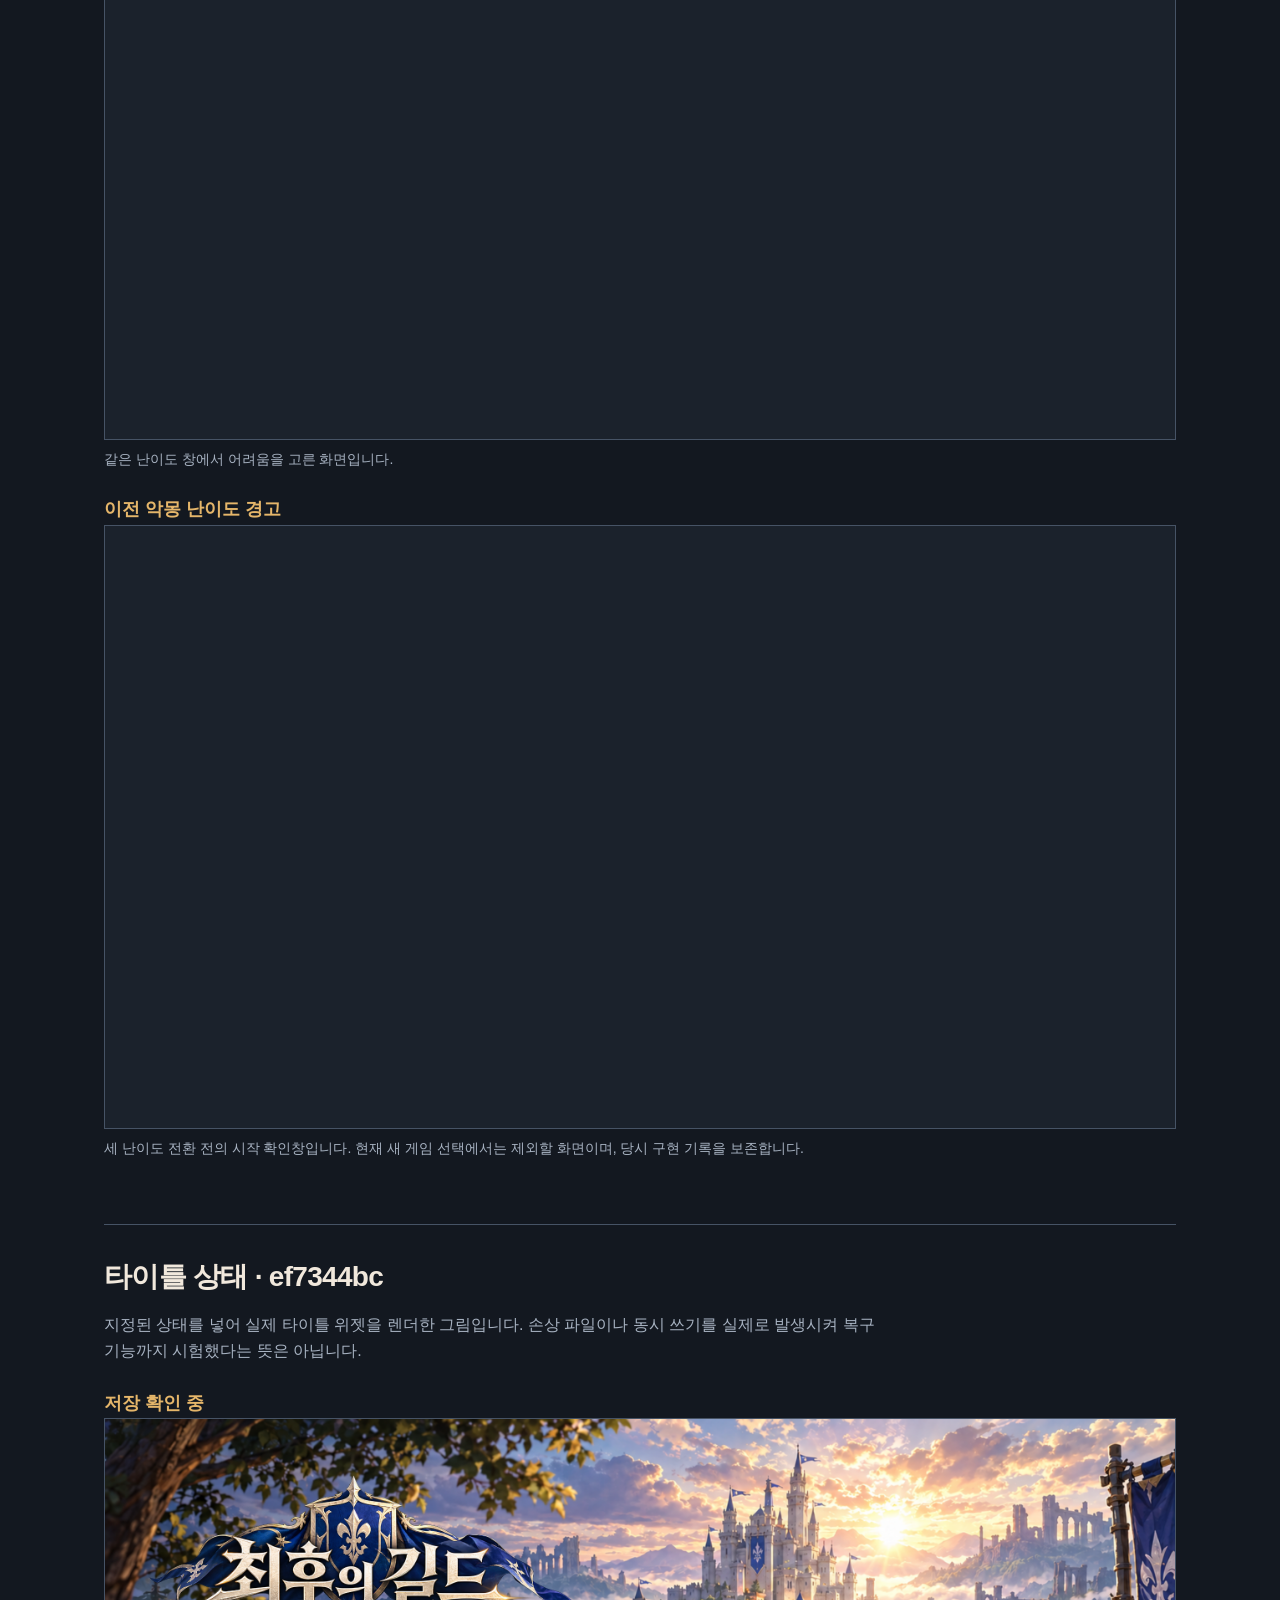
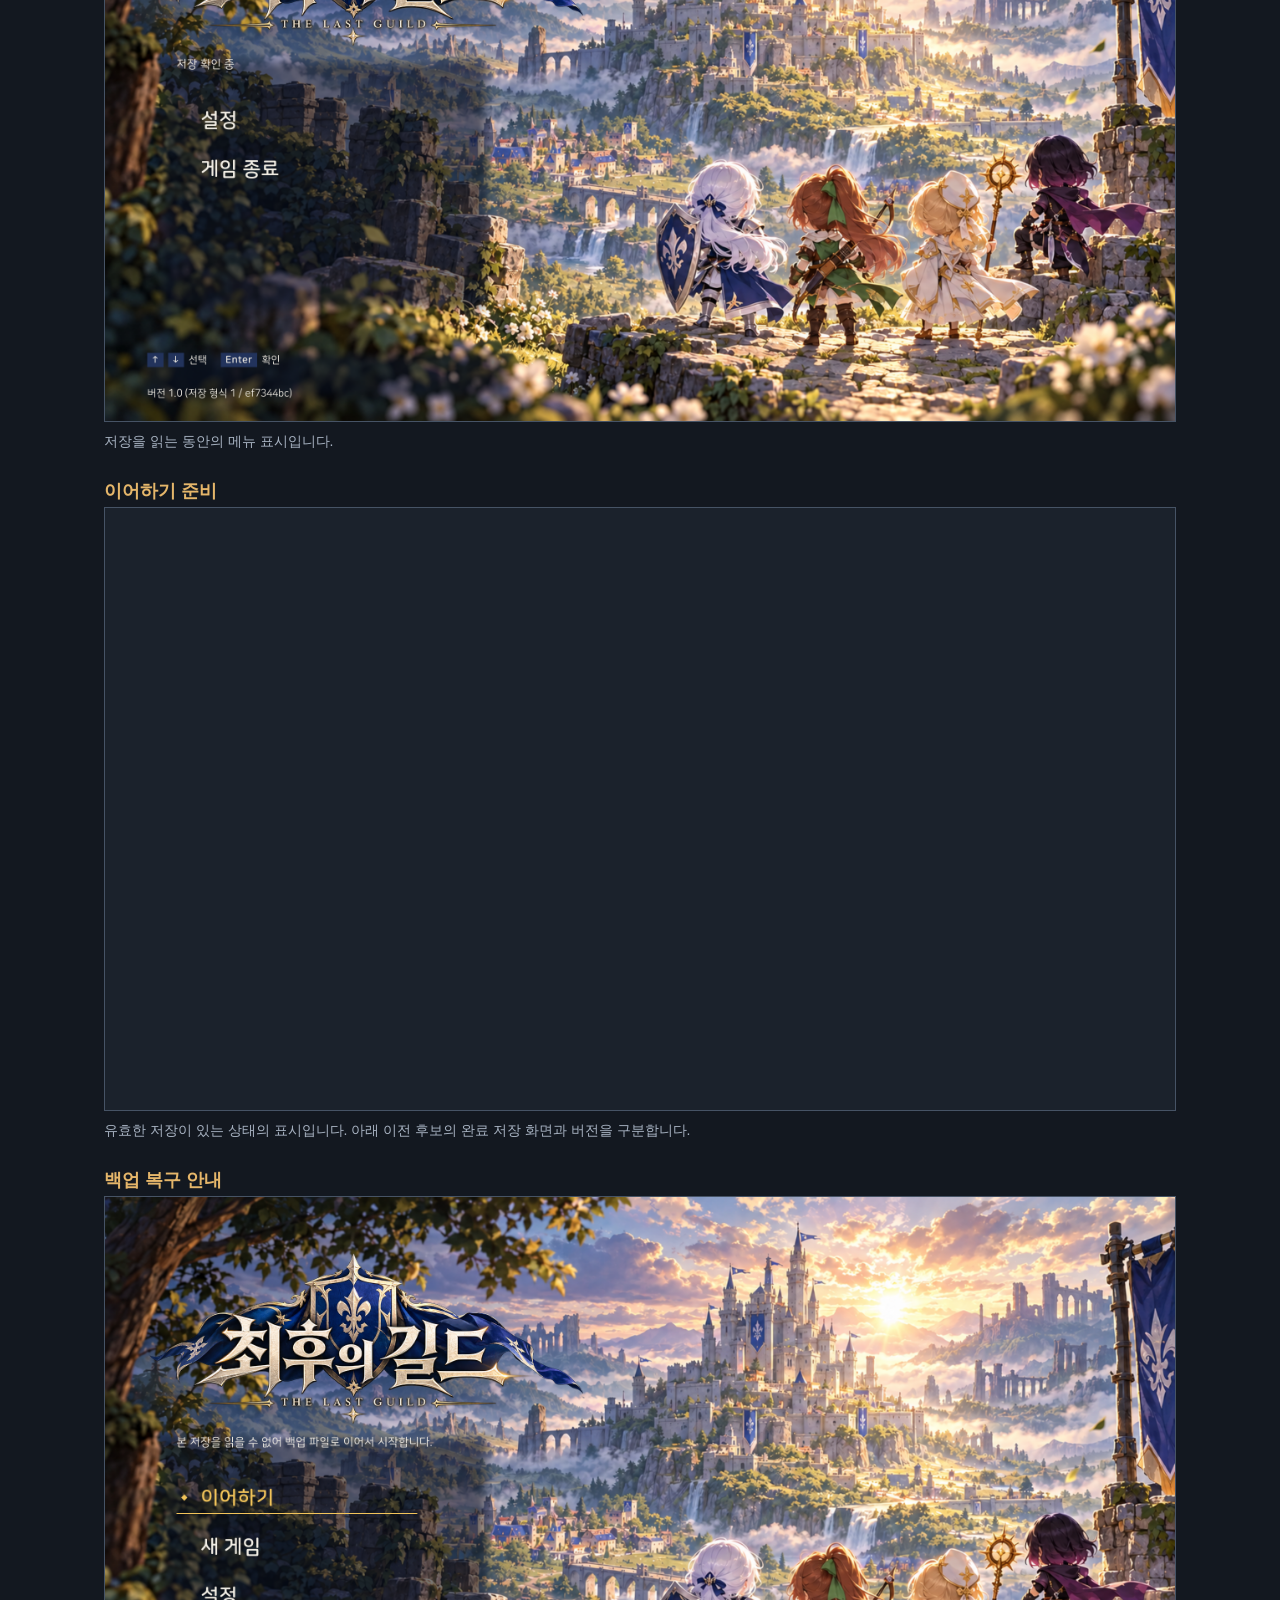
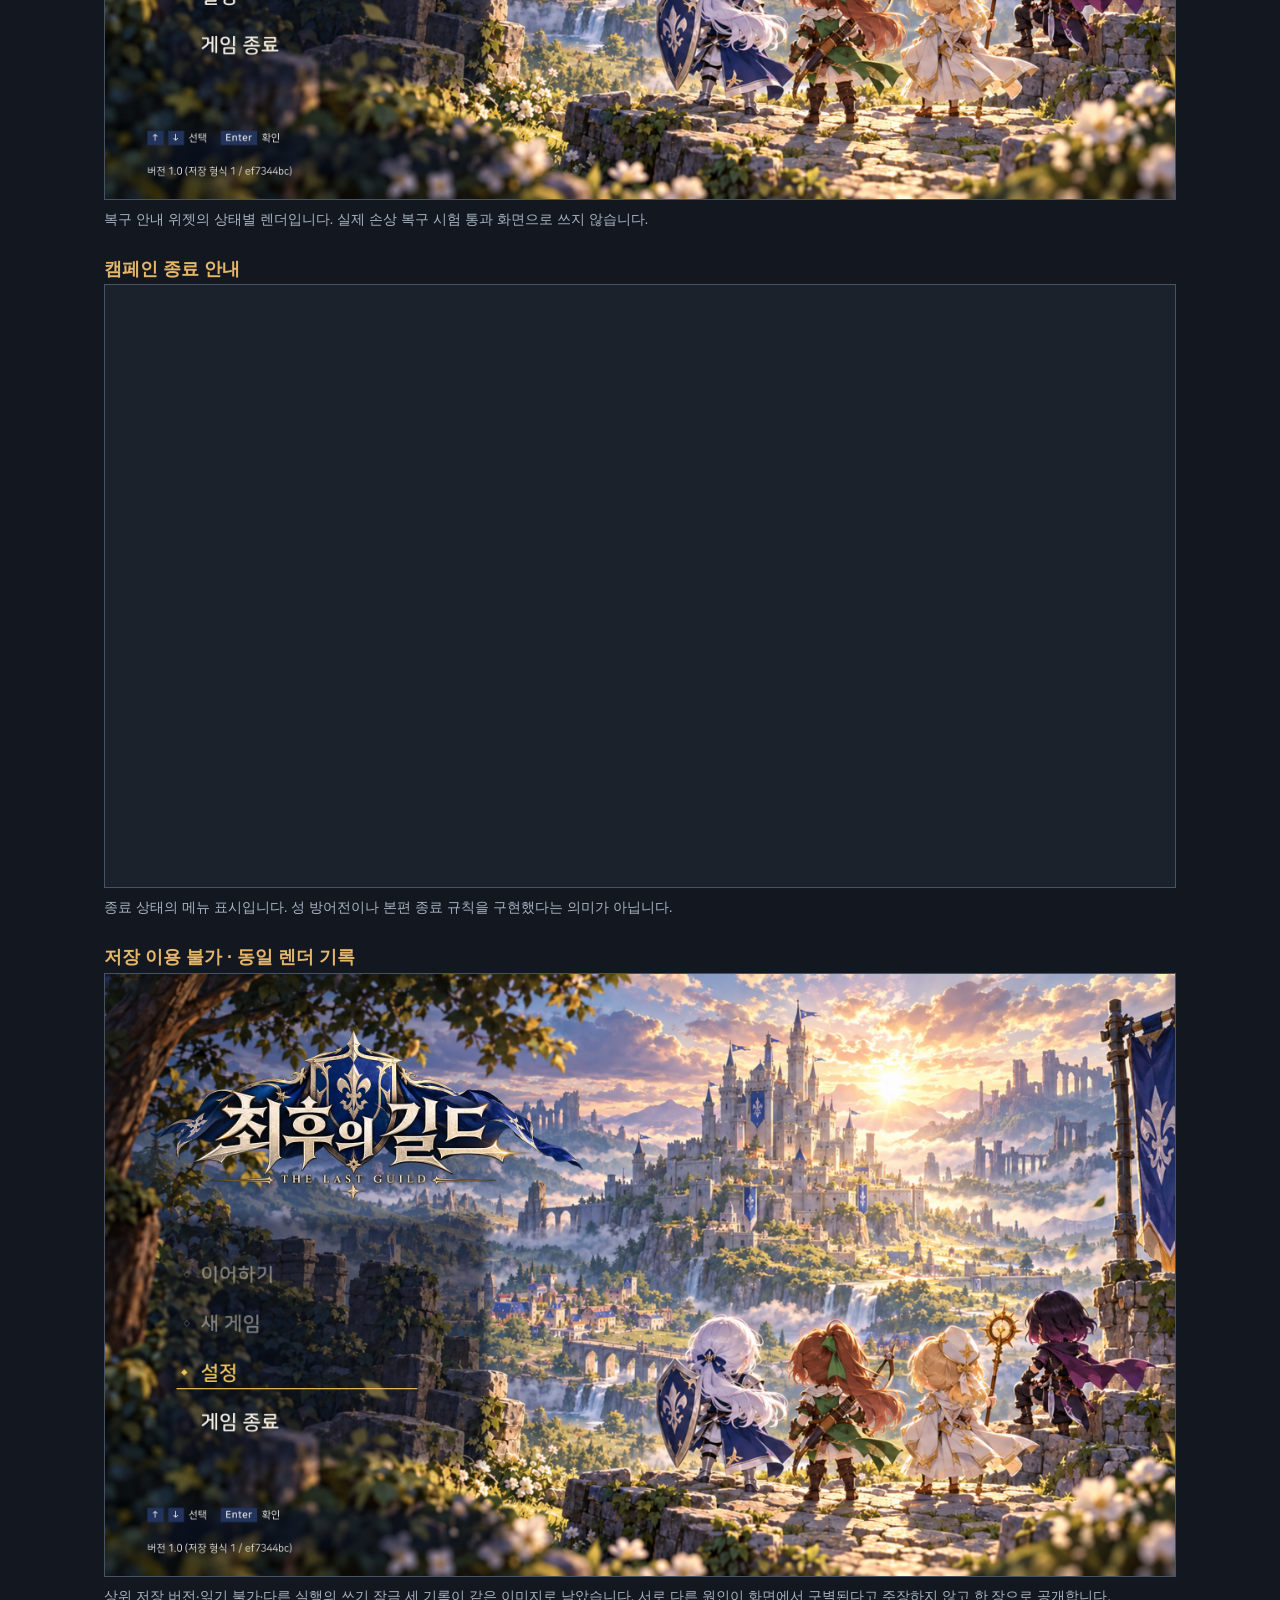
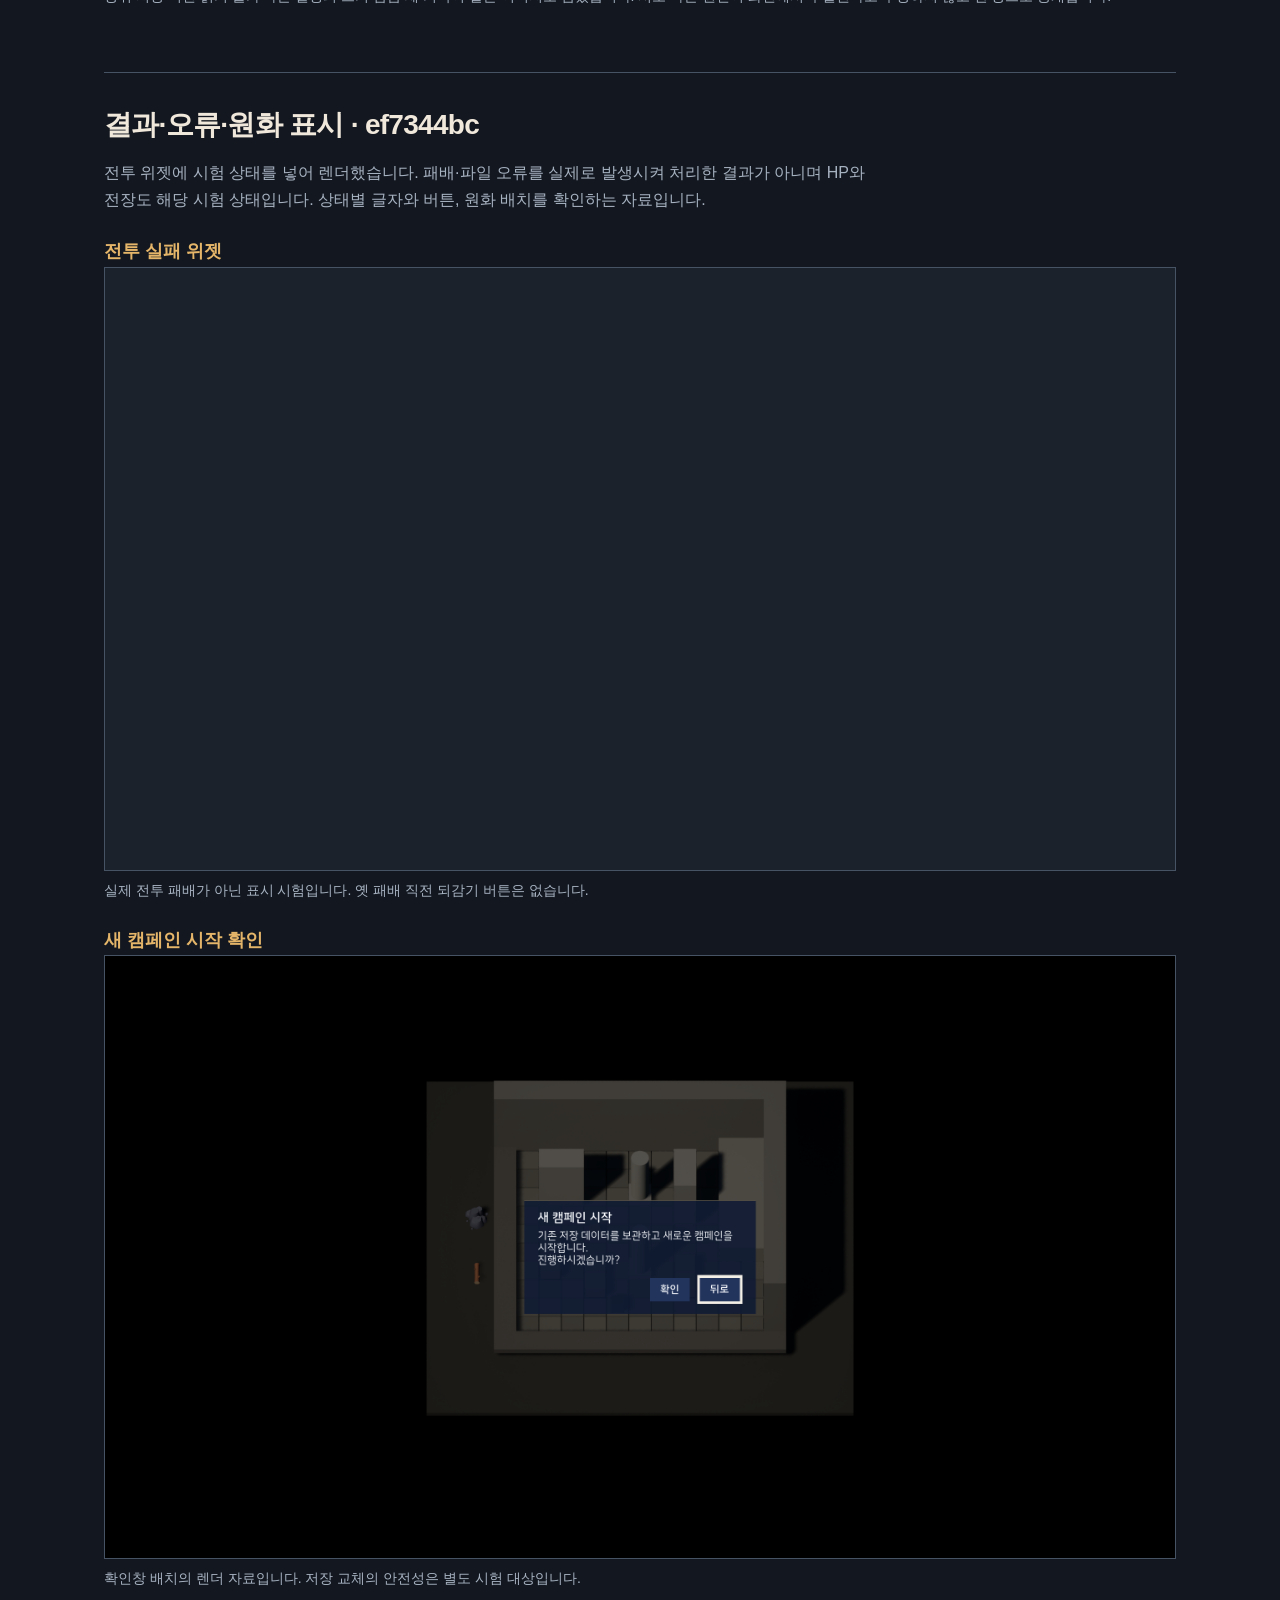
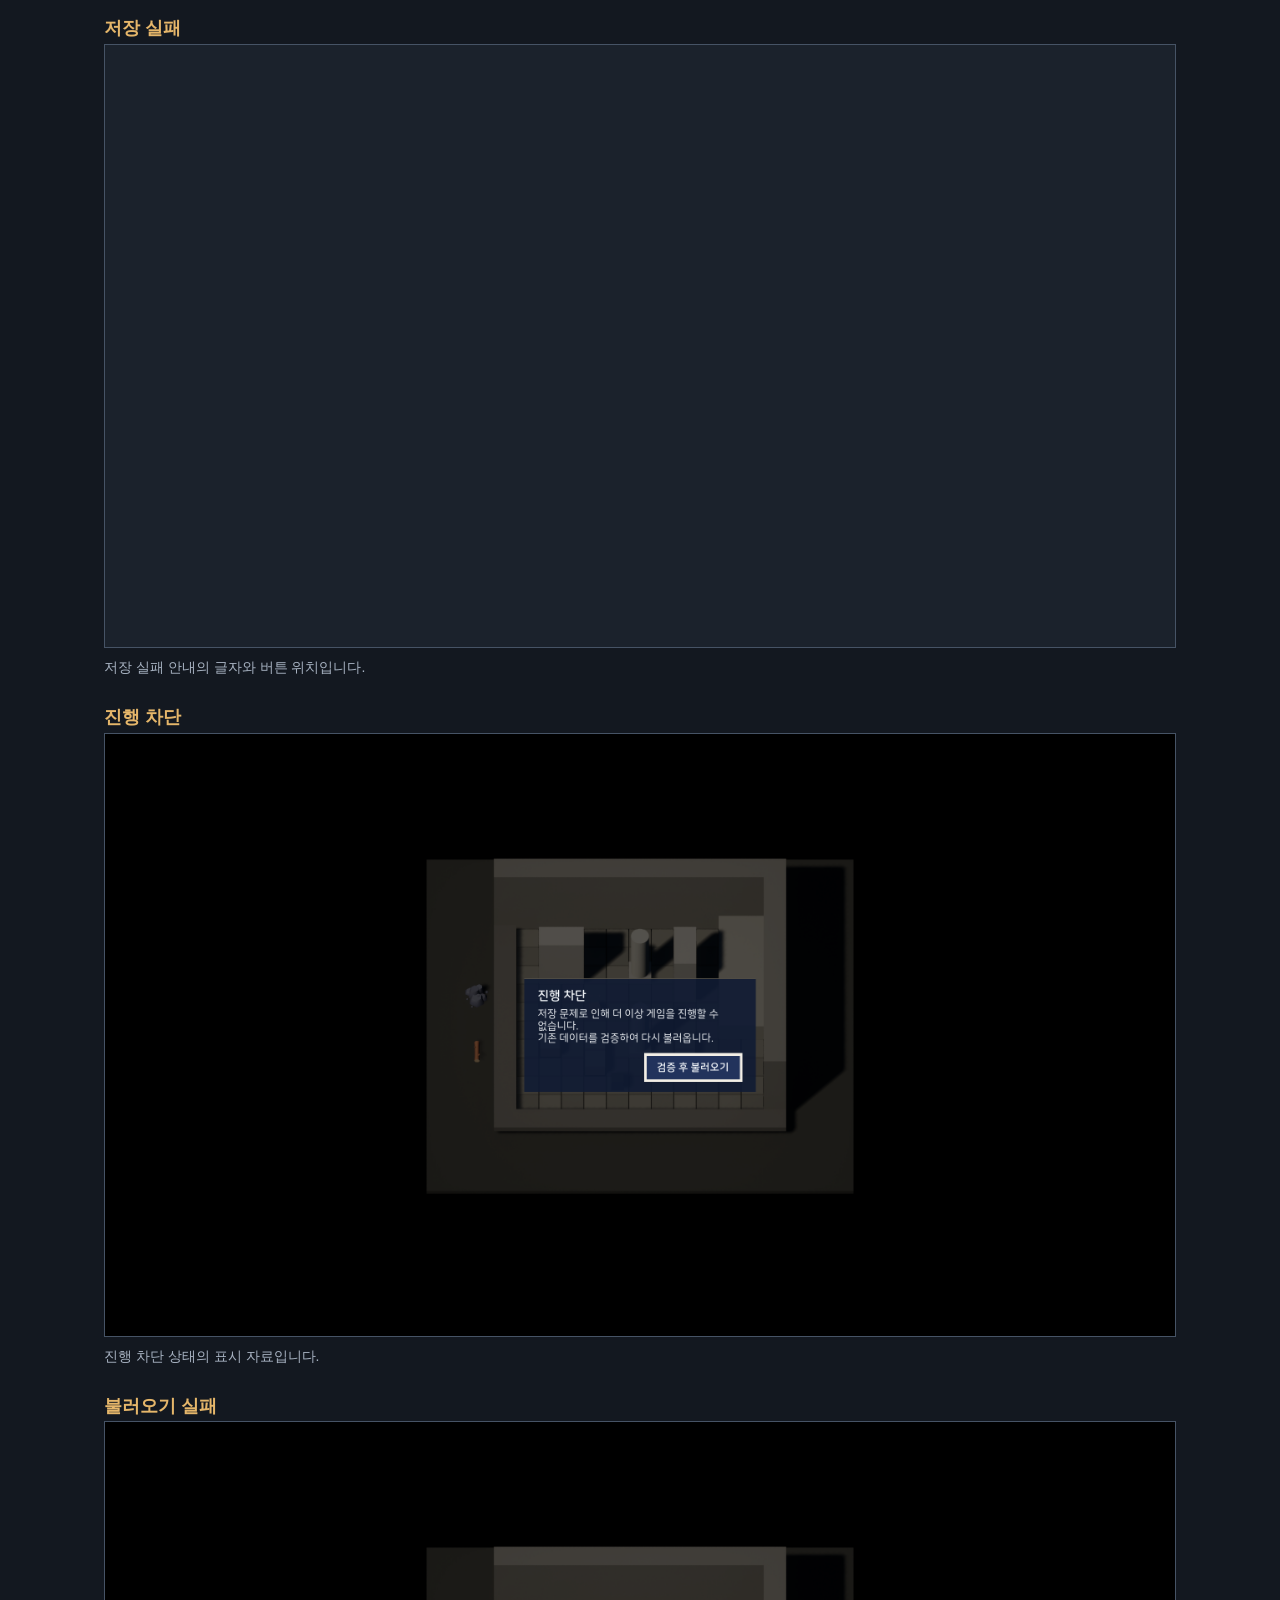
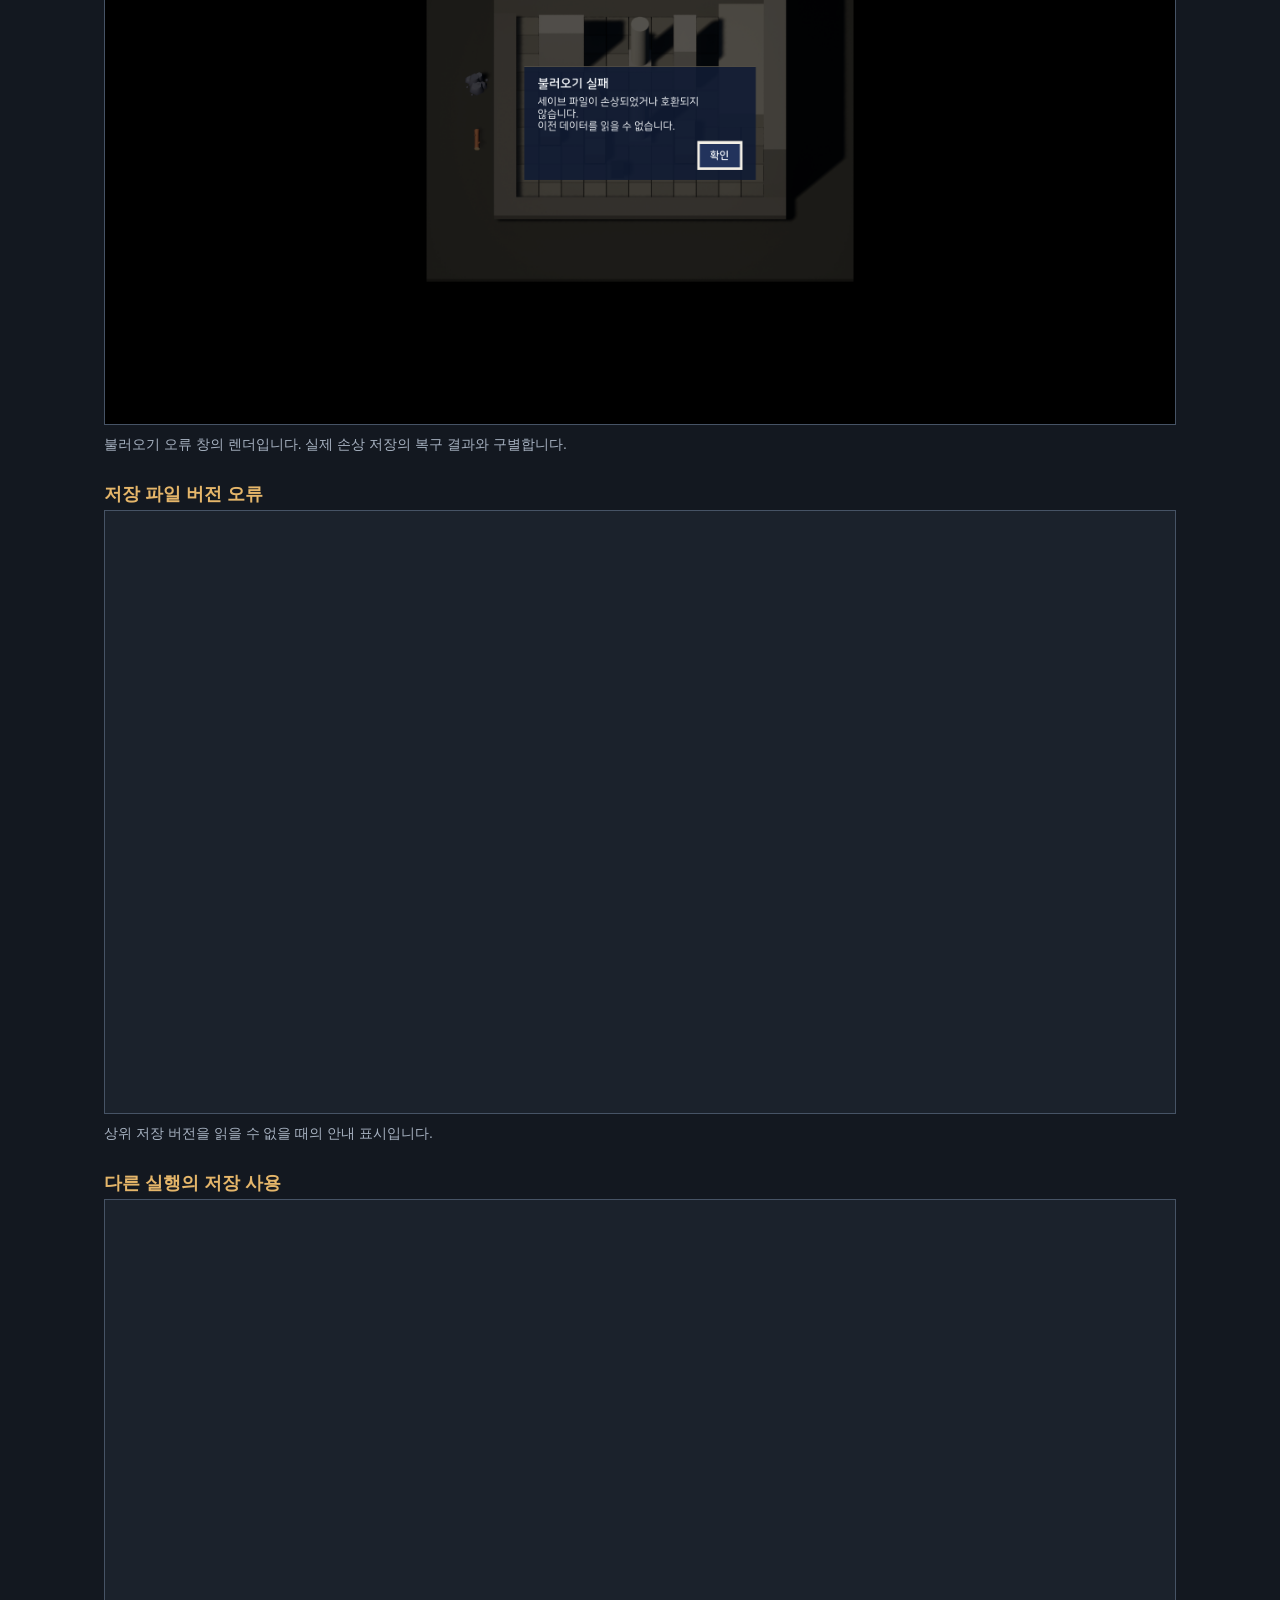
<file: ui/index.html>
<!doctype html>
<html lang="ko">
<head>
  <meta charset="utf-8">
  <meta name="viewport" content="width=device-width, initial-scale=1">
  <meta name="description" content="최후의 길드 PC 패키지에서 촬영한 타이틀, 설정, 릴리 첫 전투와 결과 UI입니다. 제작 중인 실제 화면을 원본 크기로 확인합니다.">
  <title>실제 게임 UI | 최후의 길드</title>
  <link rel="icon" href="data:,">
  <link rel="stylesheet" href="../models/review.css">
  <link rel="stylesheet" href="../cinematics/cinematics.css">
  <script src="../cinematics/cinematics.js" defer></script>
  <noscript><style>.image-status { display: none; }</style></noscript>
</head>
<body>
  <a class="skip-link" href="#main">실제 화면으로 바로 가기</a>
  <div class="wrap">
    <header class="page-header">
      <nav class="page-nav" aria-label="갤러리 이동"><a href="../">캐릭터 원화</a><a href="../cinematics/prompts/">연출 프롬프트</a><a href="../models/">3D 모델 검수</a><a href="../cinematics/">각성기 연출</a></nav>
      <p class="eyebrow">최후의 길드 · 2026. 10. 13. 공개 갱신</p>
      <h1>실제 게임 UI</h1>
      <p class="intro">PC 패키지에서 촬영했습니다. 누르면 원본 크기로 열립니다.</p>
      <p class="note">후보 ef7344bc에서 촬영한 29개 기록을 추가했습니다. 같은 이미지 3개를 묶어 26장을 보여 주며, 이전 후보 9종은 아래에 보존했습니다.</p>
      <p class="note">전투 조작 경로 9장은 표시 검사 실패로 아직 없습니다. 설정의 선택 글자 대비·정보 잘림, 임시 전장과 모델 문제가 남아 있으며 완성된 게임 UI가 아닙니다.</p>
      <p class="note">현재 개발은 쉬움·보통·어려움 세 난이도로 전환 중입니다. 악몽은 이 중 하나를 클리어한 뒤 열리는 후속 난이도입니다. 아래 네 난이도 선택창과 악몽 경고는 전환 전 촬영 기록이며, 튜토리얼 완료로 악몽이 열리지는 않습니다.</p>
    </header>
    <main id="main">
      <nav class="page-nav" aria-label="화면 분류"><a href="#latest-settings">설정·확인창</a><a href="#latest-title">타이틀 상태</a><a href="#latest-widgets">결과·오류·원화</a><a href="#previous-captures">이전 플레이 화면</a></nav>
      <section class="work-section" id="latest-settings" aria-labelledby="latest-settings-title">
        <h2 id="latest-settings-title">설정·확인창 · ef7344bc</h2>
        <p class="description">실제 메뉴 조작 경로에서 촬영했습니다. 설정 선택 행의 밝은 글자와 금색 배경 대비, 아래쪽 빌드 정보 잘림은 원담당이 수정 중입니다.</p>
        <figure class="board-figure" id="ef-settings">
          <h3>환경 설정 · 화면 모드</h3>
          <a class="render-link" href="images/ef7344bc-settings.png" aria-label="최신 후보의 환경 설정 원본 보기">
            <img src="images/ef7344bc-settings.png" width="2560" height="1440" alt="남색 환경 설정창의 화면 모드 행이 금색으로 선택되고 테두리 없는 창 값이 표시된 실제 화면" fetchpriority="high" decoding="async">
            <span class="image-status" role="status">그림을 불러오는 중입니다.</span>
          </a>
          <figcaption>처음 설정 화면과 테두리 없는 창 선택 기록의 이미지가 같아 한 장으로 묶었습니다. 화면 전환 성능이나 모든 모드의 동작 통과를 뜻하지 않습니다.</figcaption>
        </figure>
        <figure class="board-figure" id="ef-settings-bottom">
          <h3>환경 설정 · 하단 정보</h3>
          <a class="render-link" href="images/ef7344bc-settings-bottom.png" aria-label="환경 설정 하단 정보 원본 보기">
            <img src="images/ef7344bc-settings-bottom.png" width="2560" height="1440" alt="설정 하단의 라이선스 행과 제품 버전, 커밋, 빌드 시각 및 일부 잘린 플랫폼 정보" loading="lazy" decoding="async">
            <span class="image-status" role="status">그림을 불러오는 중입니다.</span>
          </a>
          <figcaption>정보 행의 잘림을 숨기지 않은 현재 화면입니다. 이 그림은 잘림 수정 전입니다.</figcaption>
        </figure>
        <figure class="board-figure" id="ef-licenses">
          <h3>오픈소스 라이선스 · 처음</h3>
          <a class="render-link" href="images/ef7344bc-licenses-00.png" aria-label="라이선스 처음 화면 원본 보기">
            <img src="images/ef7344bc-licenses-00.png" width="2560" height="1440" alt="나눔 글꼴 목록과 영문 라이선스 본문, 뒤로 버튼이 표시된 실제 라이선스 창" loading="lazy" decoding="async">
            <span class="image-status" role="status">그림을 불러오는 중입니다.</span>
          </a>
          <figcaption>설정에서 라이선스 보기를 연 화면입니다. 저작권과 사용 조건 원문을 표시합니다.</figcaption>
        </figure>
        <figure class="board-figure" id="ef-licenses-bottom">
          <h3>오픈소스 라이선스 · 본문 끝</h3>
          <a class="render-link" href="images/ef7344bc-licenses-00-bottom.png" aria-label="라이선스 본문 끝 원본 보기">
            <img src="images/ef7344bc-licenses-00-bottom.png" width="2560" height="1440" alt="라이선스 본문의 종료 및 책임 제한 항목까지 스크롤한 화면" loading="lazy" decoding="async">
            <span class="image-status" role="status">그림을 불러오는 중입니다.</span>
          </a>
          <figcaption>같은 창의 아래쪽 본문입니다. 처음 화면과 구분해 보존했습니다.</figcaption>
        </figure>
        <figure class="board-figure" id="ef-resolution">
          <h3>창 모드 · 해상도 목록</h3>
          <a class="render-link" href="images/ef7344bc-resolution-list.png" aria-label="해상도 목록 원본 보기">
            <img src="images/ef7344bc-resolution-list.png" width="2560" height="1440" alt="창 모드를 선택하고 해상도 목록을 펼친 환경 설정 화면" loading="lazy" decoding="async">
            <span class="image-status" role="status">그림을 불러오는 중입니다.</span>
          </a>
          <figcaption>목록을 실제로 펼쳐 촬영했습니다. 모든 해상도와 OS 배율의 검증 완료 자료는 아닙니다.</figcaption>
        </figure>
        <figure class="board-figure" id="ef-display-discard">
          <h3>설정 변경사항 취소</h3>
          <a class="render-link" href="images/ef7344bc-display-discard.png" aria-label="설정 변경사항 취소 확인창 원본 보기">
            <img src="images/ef7344bc-display-discard.png" width="2560" height="1440" alt="적용하지 않은 설정을 버릴지 묻는 창과 버리기, 돌아가기 버튼" loading="lazy" decoding="async">
            <span class="image-status" role="status">그림을 불러오는 중입니다.</span>
          </a>
          <figcaption>설정 화면 위에 확인창이 겹쳐 표시된 장면입니다.</figcaption>
        </figure>
        <figure class="board-figure" id="ef-display-keep">
          <h3>화면 설정 유지</h3>
          <a class="render-link" href="images/ef7344bc-display-keep.png" aria-label="화면 설정 유지 확인창 원본 보기">
            <img src="images/ef7344bc-display-keep.png" width="2560" height="1440" alt="변경한 화면 설정을 유지할지 묻는 창과 유지, 되돌리기 버튼" loading="lazy" decoding="async">
            <span class="image-status" role="status">그림을 불러오는 중입니다.</span>
          </a>
          <figcaption>화면 변경 뒤 표시되는 유지 확인창입니다. 제한 시간 경과와 실제 디스플레이 복구 검증은 별도입니다.</figcaption>
        </figure>
        <figure class="board-figure" id="ef-difficulty-easy">
          <h3>새 게임 · 쉬움 선택</h3>
          <a class="render-link" href="images/ef7344bc-difficulty-easy.png" aria-label="쉬움 난이도 선택 원본 보기">
            <img src="images/ef7344bc-difficulty-easy.png" width="2560" height="1440" alt="네 난이도 중 쉬움에 금색 선택 외곽선이 표시된 새 게임 창" loading="lazy" decoding="async">
            <span class="image-status" role="status">그림을 불러오는 중입니다.</span>
          </a>
          <figcaption>난이도 선택의 표시 상태입니다. 해당 난이도의 전체 전투 시험을 뜻하지 않습니다.</figcaption>
        </figure>
        <figure class="board-figure" id="ef-difficulty-hard">
          <h3>새 게임 · 어려움 선택</h3>
          <a class="render-link" href="images/ef7344bc-difficulty-hard.png" aria-label="어려움 난이도 선택 원본 보기">
            <img src="images/ef7344bc-difficulty-hard.png" width="2560" height="1440" alt="네 난이도 중 어려움이 선택된 새 게임 창" loading="lazy" decoding="async">
            <span class="image-status" role="status">그림을 불러오는 중입니다.</span>
          </a>
          <figcaption>같은 난이도 창에서 어려움을 고른 화면입니다.</figcaption>
        </figure>
        <figure class="board-figure" id="ef-nightmare-confirm">
          <h3>이전 악몽 난이도 경고</h3>
          <a class="render-link" href="images/ef7344bc-nightmare-confirm.png" aria-label="악몽 난이도 경고 원본 보기">
            <img src="images/ef7344bc-nightmare-confirm.png" width="2560" height="1440" alt="악몽 난이도를 시작하기 전 경고와 뒤로, 시작 버튼이 표시된 확인창" loading="lazy" decoding="async">
            <span class="image-status" role="status">그림을 불러오는 중입니다.</span>
          </a>
          <figcaption>세 난이도 전환 전의 시작 확인창입니다. 현재 새 게임 선택에서는 제외할 화면이며, 당시 구현 기록을 보존합니다.</figcaption>
        </figure>
      </section>
      <section class="work-section" id="latest-title" aria-labelledby="latest-title-heading">
        <h2 id="latest-title-heading">타이틀 상태 · ef7344bc</h2>
        <p class="description">지정된 상태를 넣어 실제 타이틀 위젯을 렌더한 그림입니다. 손상 파일이나 동시 쓰기를 실제로 발생시켜 복구 기능까지 시험했다는 뜻은 아닙니다.</p>
        <figure class="board-figure" id="ef-title-checking">
          <h3>저장 확인 중</h3>
          <a class="render-link" href="images/ef7344bc-title-checking.png" aria-label="저장 확인 중 타이틀 원본 보기">
            <img src="images/ef7344bc-title-checking.png" width="2560" height="1440" alt="저장 확인 중 안내와 설정, 게임 종료 메뉴가 표시된 타이틀" loading="lazy" decoding="async">
            <span class="image-status" role="status">그림을 불러오는 중입니다.</span>
          </a>
          <figcaption>저장을 읽는 동안의 메뉴 표시입니다.</figcaption>
        </figure>
        <figure class="board-figure" id="ef-title-ready">
          <h3>이어하기 준비</h3>
          <a class="render-link" href="images/ef7344bc-title-ready.png" aria-label="이어하기가 표시된 타이틀 원본 보기">
            <img src="images/ef7344bc-title-ready.png" width="2560" height="1440" alt="이어하기가 활성화되고 금색으로 선택된 타이틀" loading="lazy" decoding="async">
            <span class="image-status" role="status">그림을 불러오는 중입니다.</span>
          </a>
          <figcaption>유효한 저장이 있는 상태의 표시입니다. 아래 이전 후보의 완료 저장 화면과 버전을 구분합니다.</figcaption>
        </figure>
        <figure class="board-figure" id="ef-title-recovered">
          <h3>백업 복구 안내</h3>
          <a class="render-link" href="images/ef7344bc-title-recovered.png" aria-label="백업 복구 안내 상태 원본 보기">
            <img src="images/ef7344bc-title-recovered.png" width="2560" height="1440" alt="백업 파일로 이어서 시작한다는 안내와 이어하기가 표시된 타이틀" loading="lazy" decoding="async">
            <span class="image-status" role="status">그림을 불러오는 중입니다.</span>
          </a>
          <figcaption>복구 안내 위젯의 상태별 렌더입니다. 실제 손상 복구 시험 통과 화면으로 쓰지 않습니다.</figcaption>
        </figure>
        <figure class="board-figure" id="ef-title-campaign-over">
          <h3>캠페인 종료 안내</h3>
          <a class="render-link" href="images/ef7344bc-title-campaign-over.png" aria-label="캠페인 종료 안내 상태 원본 보기">
            <img src="images/ef7344bc-title-campaign-over.png" width="2560" height="1440" alt="이전 캠페인이 완전히 종료됐다는 안내와 새 게임 메뉴가 표시된 타이틀" loading="lazy" decoding="async">
            <span class="image-status" role="status">그림을 불러오는 중입니다.</span>
          </a>
          <figcaption>종료 상태의 메뉴 표시입니다. 성 방어전이나 본편 종료 규칙을 구현했다는 의미가 아닙니다.</figcaption>
        </figure>
        <figure class="board-figure" id="ef-title-unavailable">
          <h3>저장 이용 불가 · 동일 렌더 기록</h3>
          <a class="render-link" href="images/ef7344bc-title-too-new.png" aria-label="저장 이용 불가 상태의 타이틀 원본 보기">
            <img src="images/ef7344bc-title-too-new.png" width="2560" height="1440" alt="이어하기와 새 게임은 비활성이고 설정과 게임 종료만 보이는 타이틀" loading="lazy" decoding="async">
            <span class="image-status" role="status">그림을 불러오는 중입니다.</span>
          </a>
          <figcaption>상위 저장 버전·읽기 불가·다른 실행의 쓰기 잠금 세 기록이 같은 이미지로 남았습니다. 서로 다른 원인이 화면에서 구별된다고 주장하지 않고 한 장으로 공개합니다.</figcaption>
        </figure>
      </section>
      <section class="work-section" id="latest-widgets" aria-labelledby="latest-widgets-title">
        <h2 id="latest-widgets-title">결과·오류·원화 표시 · ef7344bc</h2>
        <p class="description">전투 위젯에 시험 상태를 넣어 렌더했습니다. 패배·파일 오류를 실제로 발생시켜 처리한 결과가 아니며 HP와 전장도 해당 시험 상태입니다. 상태별 글자와 버튼, 원화 배치를 확인하는 자료입니다.</p>
        <figure class="board-figure" id="ef-defeat">
          <h3>전투 실패 위젯</h3>
          <a class="render-link" href="images/ef7344bc-defeat.png" aria-label="전투 실패 위젯 원본 보기">
            <img src="images/ef7344bc-defeat.png" width="2560" height="1440" alt="릴리 초상과 시험 HP 140/140, 처음 화면으로와 조작 도움말 버튼이 있는 전투 실패 위젯" loading="lazy" decoding="async">
            <span class="image-status" role="status">그림을 불러오는 중입니다.</span>
          </a>
          <figcaption>실제 전투 패배가 아닌 표시 시험입니다. 옛 패배 직전 되감기 버튼은 없습니다.</figcaption>
        </figure>
        <figure class="board-figure" id="ef-replace-confirm">
          <h3>새 캠페인 시작 확인</h3>
          <a class="render-link" href="images/ef7344bc-replace-confirm.png" aria-label="새 캠페인 시작 확인 위젯 원본 보기">
            <img src="images/ef7344bc-replace-confirm.png" width="2560" height="1440" alt="기존 저장 대신 새 캠페인을 시작할지 묻는 확인, 뒤로 버튼의 위젯" loading="lazy" decoding="async">
            <span class="image-status" role="status">그림을 불러오는 중입니다.</span>
          </a>
          <figcaption>확인창 배치의 렌더 자료입니다. 저장 교체의 안전성은 별도 시험 대상입니다.</figcaption>
        </figure>
        <figure class="board-figure" id="ef-save-fail">
          <h3>저장 실패</h3>
          <a class="render-link" href="images/ef7344bc-err_save_fail.png" aria-label="저장 실패 위젯 원본 보기">
            <img src="images/ef7344bc-err_save_fail.png" width="2560" height="1440" alt="저장 실패로 게임 진행이 중단됐다는 안내와 검증 후 불러오기 버튼" loading="lazy" decoding="async">
            <span class="image-status" role="status">그림을 불러오는 중입니다.</span>
          </a>
          <figcaption>저장 실패 안내의 글자와 버튼 위치입니다.</figcaption>
        </figure>
        <figure class="board-figure" id="ef-save-blocked">
          <h3>진행 차단</h3>
          <a class="render-link" href="images/ef7344bc-err_save_blocked.png" aria-label="진행 차단 위젯 원본 보기">
            <img src="images/ef7344bc-err_save_blocked.png" width="2560" height="1440" alt="저장 문제로 진행할 수 없고 기존 데이터를 검증한다는 진행 차단 안내" loading="lazy" decoding="async">
            <span class="image-status" role="status">그림을 불러오는 중입니다.</span>
          </a>
          <figcaption>진행 차단 상태의 표시 자료입니다.</figcaption>
        </figure>
        <figure class="board-figure" id="ef-load-fail">
          <h3>불러오기 실패</h3>
          <a class="render-link" href="images/ef7344bc-err_load_fail.png" aria-label="불러오기 실패 위젯 원본 보기">
            <img src="images/ef7344bc-err_load_fail.png" width="2560" height="1440" alt="저장 데이터를 읽지 못했다는 안내와 확인 버튼" loading="lazy" decoding="async">
            <span class="image-status" role="status">그림을 불러오는 중입니다.</span>
          </a>
          <figcaption>불러오기 오류 창의 렌더입니다. 실제 손상 저장의 복구 결과와 구별합니다.</figcaption>
        </figure>
        <figure class="board-figure" id="ef-save-newer">
          <h3>저장 파일 버전 오류</h3>
          <a class="render-link" href="images/ef7344bc-err_save_newer_version.png" aria-label="저장 버전 오류 위젯 원본 보기">
            <img src="images/ef7344bc-err_save_newer_version.png" width="2560" height="1440" alt="상위 버전 게임이 필요한 저장 형식이라는 안내와 확인 버튼" loading="lazy" decoding="async">
            <span class="image-status" role="status">그림을 불러오는 중입니다.</span>
          </a>
          <figcaption>상위 저장 버전을 읽을 수 없을 때의 안내 표시입니다.</figcaption>
        </figure>
        <figure class="board-figure" id="ef-save-locked">
          <h3>다른 실행의 저장 사용</h3>
          <a class="render-link" href="images/ef7344bc-err_save_locked.png" aria-label="저장 잠금 안내 위젯 원본 보기">
            <img src="images/ef7344bc-err_save_locked.png" width="2560" height="1440" alt="다른 실행 창이 저장을 사용한다는 안내와 다시 시도, 게임 끝내기 버튼" loading="lazy" decoding="async">
            <span class="image-status" role="status">그림을 불러오는 중입니다.</span>
          </a>
          <figcaption>잠금 안내의 표시 시험이며 실제 동시 실행 차단 검증 자료는 아닙니다.</figcaption>
        </figure>
        <figure class="board-figure" id="ef-level-open-fail">
          <h3>장면 이동 실패</h3>
          <a class="render-link" href="images/ef7344bc-err_level_open_fail.png" aria-label="장면 이동 실패 위젯 원본 보기">
            <img src="images/ef7344bc-err_level_open_fail.png" width="2560" height="1440" alt="다음 화면을 열지 못해 처음 화면으로 돌아간다는 이동 실패 안내" loading="lazy" decoding="async">
            <span class="image-status" role="status">그림을 불러오는 중입니다.</span>
          </a>
          <figcaption>장면 전환 오류 안내의 렌더입니다.</figcaption>
        </figure>
        <figure class="board-figure" id="ef-active-one">
          <h3>액티브 1 · 원화 표시</h3>
          <a class="render-link" href="images/ef7344bc-char_lily.a1-art-strip.png" aria-label="액티브 1 원화 표시 위젯 원본 보기">
            <img src="images/ef7344bc-char_lily.a1-art-strip.png" width="2560" height="1440" alt="임시 전장 아래 릴리 원화와 백은의 성벽 이름, W 키 표시가 있는 액티브 1 위젯" loading="lazy" decoding="async">
            <span class="image-status" role="status">그림을 불러오는 중입니다.</span>
          </a>
          <figcaption>스킬 원화 표시의 독립 렌더입니다. 실제 스킬 사용과 피해·보호 효과 판정의 증거는 아닙니다.</figcaption>
        </figure>
        <figure class="board-figure" id="ef-active-two">
          <h3>액티브 2 · 원화 표시</h3>
          <a class="render-link" href="images/ef7344bc-char_lily.a2-art-strip.png" aria-label="액티브 2 원화 표시 위젯 원본 보기">
            <img src="images/ef7344bc-char_lily.a2-art-strip.png" width="2560" height="1440" alt="임시 전장 아래 릴리 원화와 서약의 엄호 이름, E 키 표시가 있는 액티브 2 위젯" loading="lazy" decoding="async">
            <span class="image-status" role="status">그림을 불러오는 중입니다.</span>
          </a>
          <figcaption>액티브 1과 구분한 원화 위젯입니다. 사용자 편집 중인 새 캐릭터 기획을 자동 반영한 화면은 아닙니다.</figcaption>
        </figure>
        <figure class="board-figure" id="ef-awakening">
          <h3>각성기 · 정지 원화 경로</h3>
          <a class="render-link" href="images/ef7344bc-awakening-still.png" aria-label="각성기 정지 원화 위젯 원본 보기">
            <img src="images/ef7344bc-awakening-still.png" width="2560" height="1440" alt="릴리 원본 전신 원화와 백은의 성역 이름, 클릭 또는 Space 넘기기 안내가 있는 각성기 표시" loading="lazy" decoding="async">
            <span class="image-status" role="status">그림을 불러오는 중입니다.</span>
          </a>
          <figcaption>현재 첫 전투에서 승인된 정지 원화 경로입니다. 사용자가 제공한 2D 영상의 엔진 반입 완료 화면은 아닙니다.</figcaption>
        </figure>
      </section>
      <p class="note" id="previous-captures">아래 9종은 이전 후보 157e8764와 설정 후보 4940e562에서 촬영한 실제 플레이 화면입니다. 당시 상태를 보존하며 위 ef7344bc의 상태별 렌더와 섞어 판정하지 않습니다.</p>
      <section class="work-section" id="start" aria-labelledby="start-title">
        <h2 id="start-title">시작·설정</h2>
        <figure class="board-figure" id="title-empty">
          <h3>타이틀 · 저장 없음</h3>
          <a class="render-link" href="images/157e8764-title-empty.png" aria-label="저장이 없는 타이틀 화면 원본 보기">
            <img src="images/157e8764-title-empty.png" width="2560" height="1440" alt="사용자 타이틀 원화 위에 새 게임, 설정, 게임 종료 메뉴가 표시된 실제 패키지 화면" loading="lazy" decoding="async">
            <span class="image-status" role="status">그림을 불러오는 중입니다.</span>
          </a>
          <figcaption>새 시험 저장 폴더에서 시작한 타이틀입니다. 화면의 메뉴와 선택 표시가 실제 UI입니다.</figcaption>
        </figure>
        <figure class="board-figure" id="difficulty">
          <h3>새 게임 · 난이도 선택</h3>
          <a class="render-link" href="images/157e8764-difficulty.png" aria-label="난이도 선택 화면 원본 보기">
            <img src="images/157e8764-difficulty.png" width="2560" height="1440" alt="쉬움, 보통, 어려움, 악몽의 네 난이도 중 보통이 선택된 새 게임 화면" loading="lazy" decoding="async">
            <span class="image-status" role="status">그림을 불러오는 중입니다.</span>
          </a>
          <figcaption>보통 난이도를 선택한 장면입니다. 악몽 확인창은 이 그림에 포함되지 않았습니다.</figcaption>
        </figure>
        <figure class="board-figure" id="settings">
          <h3>환경 설정 · 이전 후보</h3>
          <a class="render-link" href="images/4940e562-settings.png" aria-label="이전 후보의 환경 설정 화면 원본 보기">
            <img src="images/4940e562-settings.png" width="2560" height="1440" alt="화면 모드, 해상도, 수직 동기화, 최대 프레임, 전투 연출, 라이선스와 빌드 정보가 표시된 설정 화면" loading="lazy" decoding="async">
            <span class="image-status" role="status">그림을 불러오는 중입니다.</span>
          </a>
          <figcaption>4940e562에서 실제로 촬영했습니다. 아래쪽 빌드 정보는 스크롤 영역에 걸려 있으며 최신 후보 화면으로 바꾸어 표기하지 않았습니다.</figcaption>
        </figure>
      </section>
      <section class="work-section" id="battle" aria-labelledby="battle-title">
        <h2 id="battle-title">전투·안내</h2>
        <p class="description">릴리 단독 첫 전투의 도입과 조작 안내입니다. 전장은 임시 도형이며 조명 진단 문구도 촬영된 그대로 남겼습니다.</p>
        <figure class="board-figure" id="intro">
          <h3>도입 대사</h3>
          <a class="render-link" href="images/157e8764-intro.png" aria-label="첫 전투 도입 대사 화면 원본 보기">
            <img src="images/157e8764-intro.png" width="2560" height="1440" alt="임시 전장 위에 릴리의 도입 대사와 확인 버튼이 표시된 화면" loading="lazy" decoding="async">
            <span class="image-status" role="status">그림을 불러오는 중입니다.</span>
          </a>
          <figcaption>첫 전투 진입 직후의 대사창입니다. 뒤쪽 HUD가 남아 있는 현재 구현을 그대로 보여 줍니다.</figcaption>
        </figure>
        <figure class="board-figure" id="help">
          <h3>조작 도움말</h3>
          <a class="render-link" href="images/157e8764-help.png" aria-label="조작 도움말 화면 원본 보기">
            <img src="images/157e8764-help.png" width="2560" height="1440" alt="마우스 조작과 영웅 선택, 평타, 두 스킬, 각성기, 턴 종료, 연출 넘기기 단축키가 표시된 도움말" loading="lazy" decoding="async">
            <span class="image-status" role="status">그림을 불러오는 중입니다.</span>
          </a>
          <figcaption>실제 패키지의 도움말입니다. 도움말 표시와 모든 물리 키보드·마우스 입력 검증 완료는 서로 다릅니다.</figcaption>
        </figure>
        <figure class="board-figure" id="battle-guide">
          <h3>전투 HUD · 영웅 선택 안내</h3>
          <a class="render-link" href="images/157e8764-battle-guide.png" aria-label="전투 HUD와 영웅 선택 안내 화면 원본 보기">
            <img src="images/157e8764-battle-guide.png" width="2560" height="1440" alt="임시 도형 전장, 좌측 하단 릴리 초상과 HP, 팀포인트, 턴 종료 버튼, 영웅 선택 안내가 표시된 전투 화면" loading="lazy" decoding="async">
            <span class="image-status" role="status">그림을 불러오는 중입니다.</span>
          </a>
          <figcaption>안내 초기 단계의 HUD입니다. 현재 전장이 작고 주변이 어둡게 보이는 문제도 숨기지 않았습니다.</figcaption>
        </figure>
      </section>
      <section class="work-section" id="result" aria-labelledby="result-title">
        <h2 id="result-title">결과·저장</h2>
        <figure class="board-figure" id="victory">
          <h3>전투 승리</h3>
          <a class="render-link" href="images/157e8764-victory.png" aria-label="전투 승리 결과 화면 원본 보기">
            <img src="images/157e8764-victory.png" width="2560" height="1440" alt="릴리 원화와 남은 HP 104/140, 계속 버튼이 표시된 전투 승리 화면" loading="lazy" decoding="async">
            <span class="image-status" role="status">그림을 불러오는 중입니다.</span>
          </a>
          <figcaption>보통 난이도 첫 실행의 승리 결과입니다. 결과창 뒤 HUD 표시를 정리하는 후속 수정은 아직 반영되지 않았습니다.</figcaption>
        </figure>
        <figure class="board-figure" id="return-preview">
          <h3>귀환 예고</h3>
          <a class="render-link" href="images/157e8764-return-preview.png" aria-label="귀환 예고 화면 원본 보기">
            <img src="images/157e8764-return-preview.png" width="2560" height="1440" alt="안전한 영토로 돌아가자는 릴리의 대사와 처음 화면으로 버튼이 표시된 귀환 예고" loading="lazy" decoding="async">
            <span class="image-status" role="status">그림을 불러오는 중입니다.</span>
          </a>
          <figcaption>승리 뒤 계속을 눌러 표시한 귀환 예고입니다. 이 뒤에 영토 운영이나 성 방어전을 시작하는 화면은 아닙니다.</figcaption>
        </figure>
        <figure class="board-figure" id="completed-title">
          <h3>완료 저장 뒤 타이틀</h3>
          <a class="render-link" href="images/157e8764-completed-title.png" aria-label="완료 저장 뒤 타이틀 화면 원본 보기">
            <img src="images/157e8764-completed-title.png" width="2560" height="1440" alt="첫 전투 완료 뒤 이어하기가 추가되고 선택된 타이틀 화면" loading="lazy" decoding="async">
            <span class="image-status" role="status">그림을 불러오는 중입니다.</span>
          </a>
          <figcaption>당시 첫 전투 완료를 저장한 뒤 돌아온 타이틀입니다. 이 후보의 악몽 재개 실패 기록은 보존했습니다. 후속 ef7344bc의 정상·악몽 첫 실행과 재개 네 내부 자동 경로는 성공했으나 회귀 시험 조기 종료와 전체 QA 미완료가 남습니다. 새 세 난이도 후보의 검증 결과는 아닙니다.</figcaption>
        </figure>
      </section>
    </main>
    <footer>
      <p>모두 실제 PC 패키지의 캡처입니다. 웹에서 게임 UI를 재구성하거나 시안을 붙여 만든 그림이 아닙니다. 공개 사본은 PNG의 원본 픽셀·해상도·비율을 유지했습니다.</p>
      <p>원본 그림을 연 뒤 브라우저의 뒤로 가기를 누르면 목록으로 돌아옵니다.</p>
      <p>추가 촬영 후보 ef7344bc · 이전 플레이 후보 157e8764 · 이전 설정 후보 4940e562 · Win64 Development입니다. 화면의 버전 1.0은 빌드 표기이며 검증 완료 출시 버전이 아닙니다.</p>
      <p>상태별 위젯 렌더와 실제 기능 시험은 다릅니다. 전투 조작 경로의 누락 9장, 설정 가독성, 전장·모델, OS 입력과 전체 QA가 남아 있습니다.</p>
      <a href="../">캐릭터 원화로 돌아가기</a>
    </footer>
  </div>
</body>
</html>
</file>
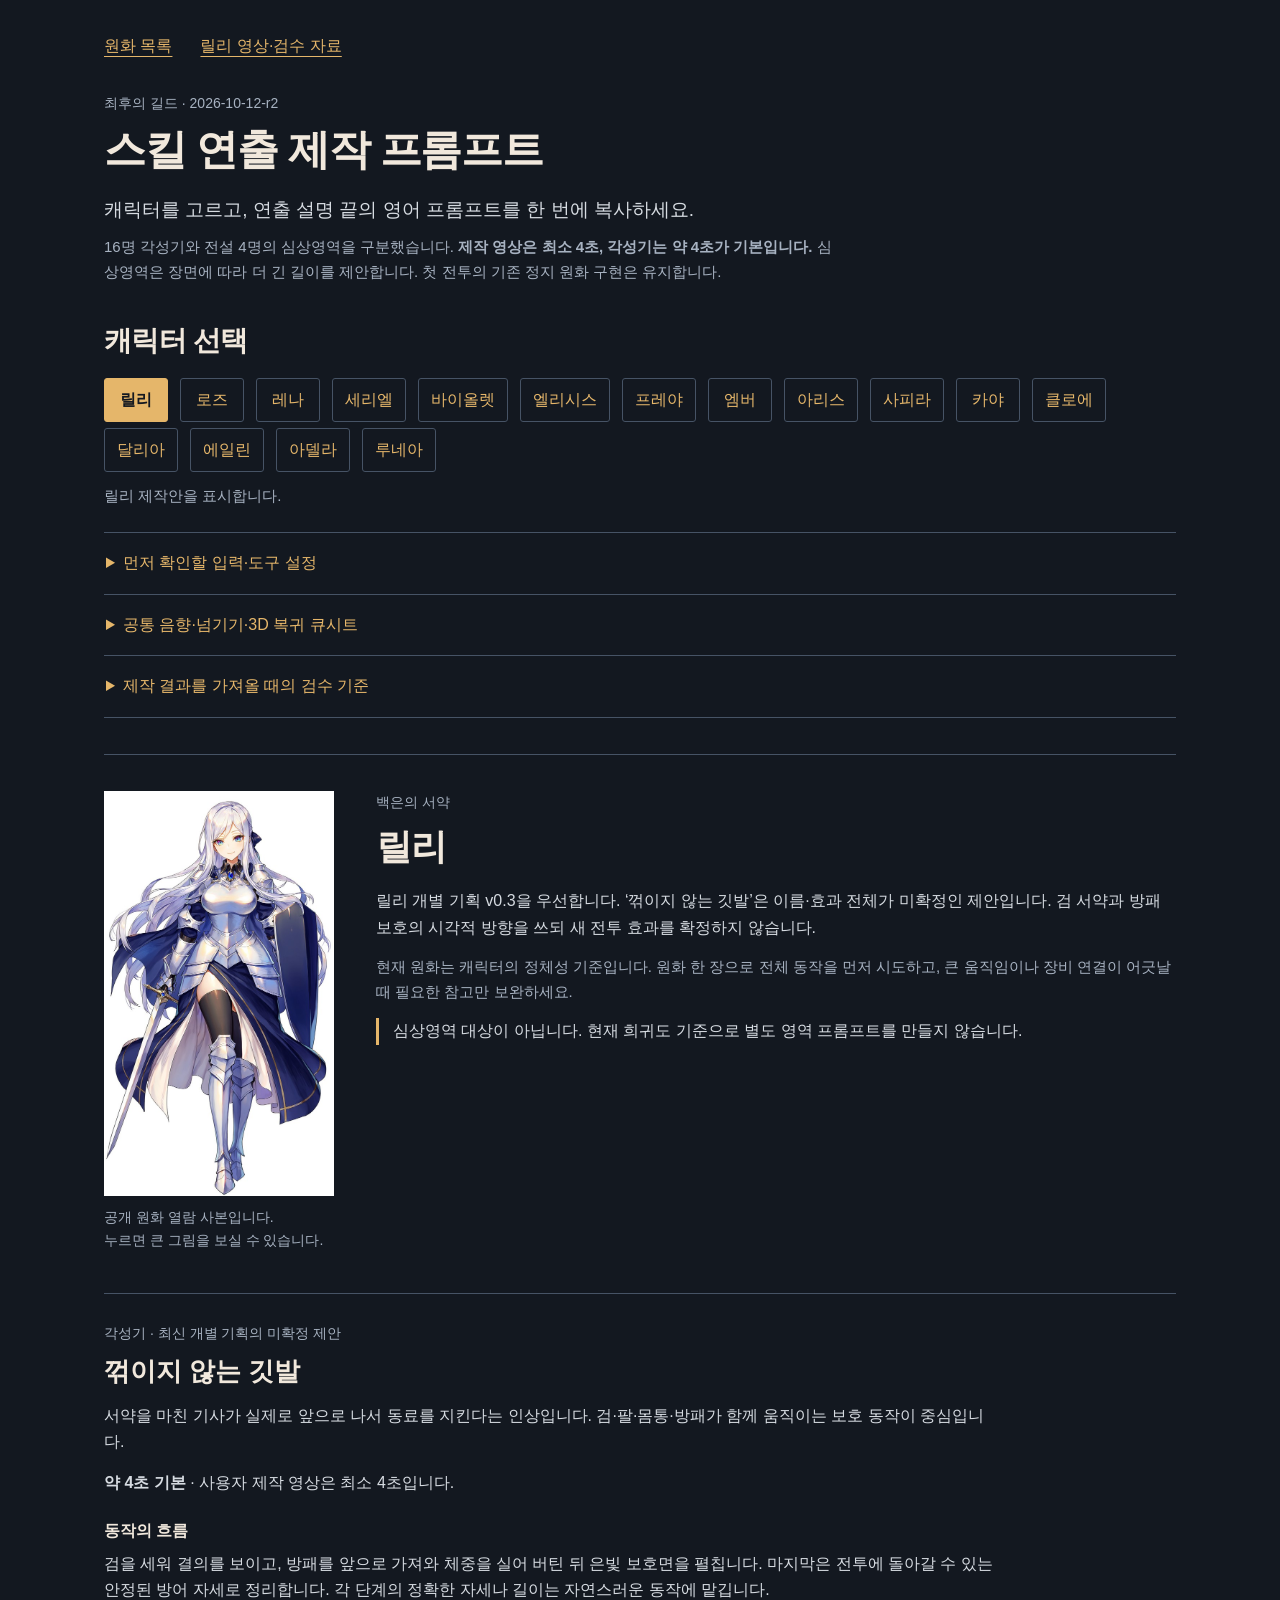
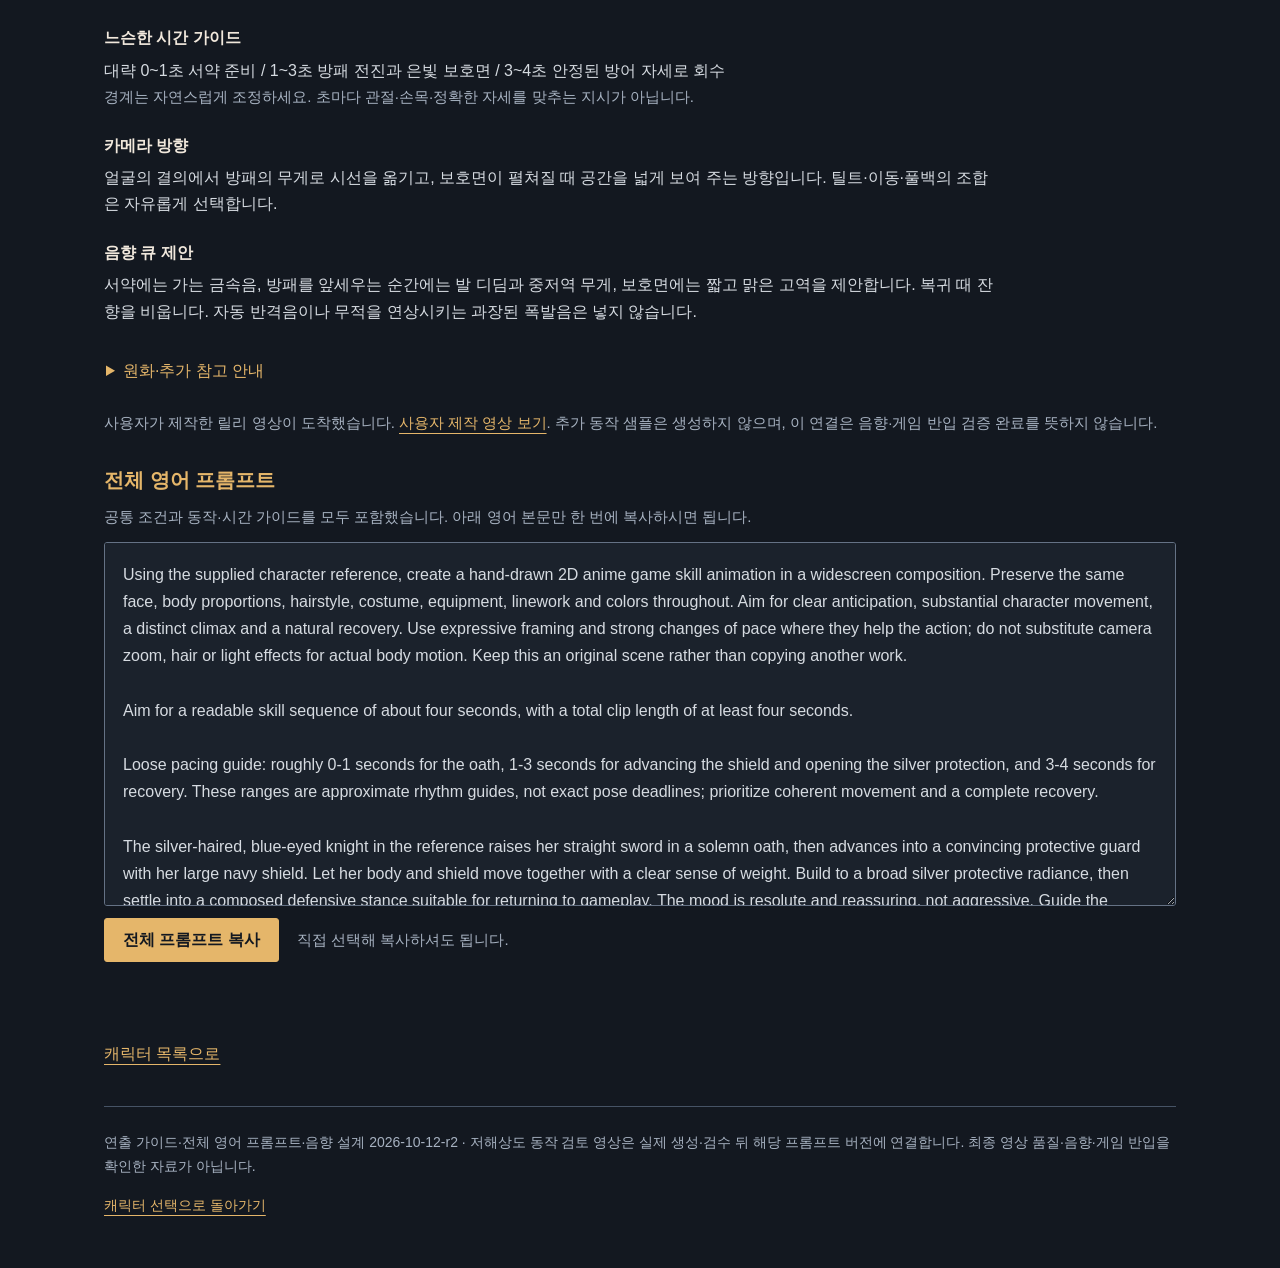
<file: cinematics/prompts/index.html>
<!doctype html>
<html lang="ko">
<head>
<meta charset="utf-8">
<meta name="viewport" content="width=device-width,initial-scale=1">
<meta name="description" content="최후의 길드 16명 각성기와 4명 심상영역의 느슨한 연출 가이드, 전체 영어 프롬프트, 원화와 음향 설계입니다.">
<meta name="theme-color" content="#131820">
<link rel="icon" href="data:,">
<title>스킬 연출 제작 프롬프트 | 최후의 길드</title>
<link rel="stylesheet" href="../../models/review.css">
<link rel="stylesheet" href="prompts.css">
<script src="prompts.js" defer></script>
</head>
<body>
<a class="skip-link" href="#character-index">캐릭터 선택으로 건너뛰기</a>
<div class="wrap">
<header class="page-header">
<nav class="page-nav" aria-label="제작 자료"><a href="../../">원화 목록</a><a href="../">릴리 영상·검수 자료</a></nav>
<p class="eyebrow">최후의 길드 · 2026-10-12-r2</p>
<h1>스킬 연출 제작 프롬프트</h1>
<p class="intro">캐릭터를 고르고, 연출 설명 끝의 영어 프롬프트를 한 번에 복사하세요.</p>
<p class="note">16명 각성기와 전설 4명의 심상영역을 구분했습니다. <strong>제작 영상은 최소 4초, 각성기는 약 4초가 기본입니다.</strong> 심상영역은 장면에 따라 더 긴 길이를 제안합니다. 첫 전투의 기존 정지 원화 구현은 유지합니다.</p>
</header>
<main>
<section id="character-index" aria-labelledby="index-title">
<h2 id="index-title">캐릭터 선택</h2>
<nav class="character-nav" aria-label="캐릭터 선택"><a href="#lily" data-character="lily">릴리</a><a href="#rose" data-character="rose">로즈</a><a href="#rena" data-character="rena">레나</a><a href="#seriel" data-character="seriel">세리엘</a><a href="#violet" data-character="violet">바이올렛</a><a href="#elisis" data-character="elisis">엘리시스</a><a href="#freya" data-character="freya">프레야</a><a href="#ember" data-character="ember">엠버</a><a href="#aris" data-character="aris">아리스</a><a href="#sapira" data-character="sapira">사피라</a><a href="#kaya" data-character="kaya">카야</a><a href="#chloe" data-character="chloe">클로에</a><a href="#dahlia" data-character="dahlia">달리아</a><a href="#eileen" data-character="eileen">에일린</a><a href="#adela" data-character="adela">아델라</a><a href="#lunea" data-character="lunea">루네아</a></nav>
<p id="selection-status" class="note" role="status" aria-live="polite">캐릭터 이름을 누르면 해당 제작안으로 이동합니다.</p>
<noscript><p class="note">아래에 모든 캐릭터의 제작안을 표시합니다. 이름 링크로 이동하고 프롬프트를 직접 선택해 복사하세요.</p></noscript>
</section>
<section class="guide" aria-label="공통 제작 안내">
<details><summary>먼저 확인할 입력·도구 설정</summary>
<p><strong>실제 동작이 목표입니다.</strong> 준비, 주동작, 절정, 회수가 읽히는 장면을 만듭니다. 대략적인 초 구간은 완급의 가이드이며 정확한 관절·자세·컷 수를 강제하지 않습니다. 옛 로컬 시험의 작은 움직임·고정 카메라·38프레임 배분은 이 제작안의 제한이 아닙니다.</p>
<p><strong>사용할 원화</strong> 아래 기존 공개 그림으로 외형을 맞춥니다. 사이트 그림은 열람용 JPEG 사본이며 실제 제작에는 보관한 원본의 작업 사본을 권합니다. 원본을 덮어쓰지 말고 동일 캐릭터의 그립·장비를 맞춘 뒤 16:9 구도를 준비하세요. 흰 배경을 일괄 삭제해 은발·은갑옷을 깎지 마세요.</p>
<p><strong>한 장으로 시작</strong> 현재 원화와 전체 영어 프롬프트로 연출 전체를 먼저 시도할 수 있습니다. 구간을 나눠 제작한다면 앞 결과의 검수된 끝 자세와 다음 시작을 맞추세요. 추가 포즈나 다중 입력이 항상 필수인 것은 아닙니다.</p>
<dl class="tool-facts">
<dt>Image to Video · 공식 도움말</dt><dd>JPEG/PNG/JPG 한 장과 동작 프롬프트, MP4 출력을 안내합니다. 도움말에는 V2.4 Advanced/Faster와 5·10초가 기재되어 있습니다. 짧은 카메라·자연스러운 작은 동작 예시는 기능 설명이지 이번 스킬의 동작 제한이 아닙니다.</dd>
<dt>현재 공식 제작 소개</dt><dd>별도 소개 화면은 Seedance 2.0, DomoAI 2.5, 4–15초 및 native audio를 안내합니다. 도움말과 모델별 범위가 다릅니다. 실제 선택한 모델·가능 길이·해상도·오디오 항목은 사용자 화면에서 확인하고 결과와 함께 기록해 주세요. 이 페이지가 특정 모델이나 계정 기능을 확인한 것은 아닙니다.</dd>
<dt>Frames to Video · 별도 기능</dt><dd>공식 자료는 시작·끝 두 장 또는 최대 8장, 구간별 프롬프트와 길이 조절을 안내합니다. Image to Video에 끝 프레임 칸이 있다고 가정하지 않습니다. 입력 장수보다 먼저 같은 장비·그립·자세 연결을 확인하세요.</dd>
<dt>확인하지 못한 항목</dt><dd>투명 알파 출력, 부정 프롬프트 전용 칸, 시드 고정, 정확한 타격 프레임 제어는 지원한다고 쓰지 않습니다. 변형 금지는 복사할 본문에 넣었습니다. 음향 큐는 별도 후반 작업안이며 자동 생성 지원이나 무음 지시 준수를 보장하지 않습니다.</dd>
</dl>
<p><strong>길이와 편집</strong> 최소 4초는 사용자가 알려주신 제작 환경의 기준이며 모든 Domo 모델의 공식 최소 길이라는 뜻은 아닙니다. 각성기는 약 4초, 심상영역의 5~6초 안은 개별 제작 제안입니다. 서비스에서 가능한 길이를 선택하고 실제 생성 길이를 기록하세요. 준비·절정·회수를 남기며, 무너진 손이나 불완전한 동작을 배속·보간·줌으로 통과시키지 않습니다. 게임의 전투 정지·넘기기·3D 복귀 규칙은 생성 프롬프트와 별개입니다.</p>
<p class="source-links">공식 자료 확인: 2026-10-12<br><a href="https://help.domoai.app/en/articles/12958662-image-to-video/">Image to Video 도움말</a><a href="https://www.domoai.app/en/create/animate">현재 제작 기능 소개</a><a href="https://help.domoai.app/en/articles/13126842-frames-to-video/">Frames to Video 도움말</a></p>
</details>
<details><summary>공통 음향·넘기기·3D 복귀 큐시트</summary>
<p>효과음·믹싱·엔진 재생 전의 <strong>설계 제안</strong>입니다. 캐릭터별 큐는 느슨한 시간 가이드에 대응하며 실제 음원·영상·타격 기록을 받은 뒤 맞춥니다. 음성 대사·새 스킬 이름·가사는 만들지 않습니다.</p>
<dl class="sound-plan">
<dt>정상 재생 · 시작</dt><dd>영상 시작에 전장 배경음을 약 100ms 동안 6dB 낮추는 안입니다. 준비 컷의 작은 고역·마찰음이 들리게 하되 배경음을 완전히 끊지는 않습니다. 수치는 믹싱 전 제안입니다.</dd>
<dt>주동작·절정</dt><dd>각 컷의 발 디딤·당김·방출에 큐를 둡니다. 저역은 무게와 주 강세, 중역은 움직임, 고역은 금속·시위·결정의 식별을 맡습니다. 다단 공격은 개별 짧은 박자를 구분하고 마지막만 가장 강하게 합니다. 생성 영상의 임의 타격을 실제 추가 피해로 계산하지 않습니다.</dd>
<dt>정상 재생 · 복귀</dt><dd>회수 컷에서 긴 잔향을 줄이고 3D 복귀 뒤 약 200ms 동안 배경음을 원래 값으로 돌립니다. 영상/3D가 같은 한 번의 타격·보호 큐를 중복 재생하지 않도록 사건 소유를 맞춥니다.</dd>
<dt>짧게 설정</dt><dd>별도 편집안을 씁니다. 전체 배속 대신 준비를 압축하고 주동작·절정·회수를 남깁니다. 음향은 식별음 1개와 핵심 강세만 남기며 다단 스킬은 실제 타격 수가 오해되지 않게 확인합니다. 짧게의 정확한 길이는 별도 시험값으로, 여기서 확정하지 않습니다.</dd>
<dt>넘기기</dt><dd>기존 계약대로 시작 0.5초 뒤 왼쪽 클릭·Space를 받습니다. 남은 큐와 잔향을 약 60ms로 정리하고 3D로 복귀합니다. 이미 난 강세를 다시 울리거나 남은 음향을 한꺼번에 몰아서 재생하지 않습니다. 효과·비용·저장 재계산은 없습니다.</dd>
<dt>중단·재생 실패·화면 이탈</dt><dd>예약된 연출 큐를 취소하고 자기 연출의 음향만 정리합니다. 배경음 낮춤을 원래 값으로 되돌리는 단일 종료 경로가 필요합니다. 전투 시간과 확정 상태의 복구는 규칙/런타임, 미디어·입력·장면 종료는 표현 계층이 맡습니다. 이 페이지는 해당 구현이나 검증이 아닙니다.</dd>
<dt>심상영역의 지속·종료</dt><dd>개방 영상의 개별 제안 길이와 영역의 전투상 지속시간은 다릅니다. 개방음이 끝난 뒤의 지속음·동료 반응·종료 회복/사격은 실제 영역 상태의 별도 큐로 다룹니다. 영상 반복이나 영상 종료로 영역을 종료하지 않습니다.</dd>
</dl>
</details>
<details><summary>제작 결과를 가져올 때의 검수 기준</summary>
<p>선택 모델·입력 사본·프롬프트·서비스 원본 길이·해상도·프레임률·오디오 유무를 함께 남겨 주세요. 시드는 화면에 실제 제공될 때만 기록합니다. 생성 원본과 게임 편집본은 따로 보존합니다.</p>
<ul><li>모든 프레임에서 얼굴·손·장비/그립·실루엣·배경색·가림을 봅니다. 프레임 판뿐 아니라 원속도 영상도 재생합니다.</li><li>준비에서 절정까지 실제 관절·몸통·지지발의 변화가 있어야 합니다. 머리카락·줌·빛만 움직인 결과는 목표 미통과입니다.</li><li>앞 컷 끝과 다음 시작의 자세·화면축·장비·광원을 대조합니다. 새 핵심 포즈가 없으면 없는 것으로 기록합니다.</li><li>실제 음향·1080p 가독성·전투 정지·넘기기·짧게·중단·3D 복귀는 별도 시험입니다. 생성 성공이나 웹 재생만으로 게임 반입 통과를 주지 않습니다.</li></ul>
<p>근거는 릴리 개별 기획 v0.3, 기존 16인 스킬 기획 v3, 희귀도·성장 설계의 심상영역 방향, 현재 PC 전투 연결 계약입니다. 최신 개별 명세가 없는 캐릭터는 기존 정체성의 시각 제안이며 옛 시간 기반 수치·자동 발동 규칙은 가져오지 않았습니다.</p>
</details>
</section>
<div id="characters"><article id="lily" class="character" aria-labelledby="lily-title">
  <div class="character-overview">
    <figure class="art-figure"><a href="../../images/lily.jpg" aria-label="릴리 큰 원화 보기"><div class="art-frame"><img src="../../thumbs/lily.jpg" width="640" height="1129" alt="백은의 서약, 릴리 전신 원화" fetchpriority="high"><span class="art-status" aria-hidden="true" hidden>원화를 불러오는 중입니다.</span></div></a><figcaption>공개 원화 열람 사본입니다.<br>누르면 큰 그림을 보실 수 있습니다.</figcaption></figure>
    <div><p class="eyebrow">백은의 서약</p><h2 id="lily-title" tabindex="-1">릴리</h2><p class="basis">릴리 개별 기획 v0.3을 우선합니다. ‘꺾이지 않는 깃발’은 이름·효과 전체가 미확정인 제안입니다. 검 서약과 방패 보호의 시각적 방향을 쓰되 새 전투 효과를 확정하지 않습니다.</p>
    <p class="note">현재 원화는 캐릭터의 정체성 기준입니다. 원화 한 장으로 전체 동작을 먼저 시도하고, 큰 움직임이나 장비 연결이 어긋날 때 필요한 참고만 보완하세요.</p>
    <p class="availability">심상영역 대상이 아닙니다. 현재 희귀도 기준으로 별도 영역 프롬프트를 만들지 않습니다.</p>
    </div>
  </div>
  <section class="skill" aria-labelledby="lily-awakening-title">
  <p class="eyebrow">각성기 · 최신 개별 기획의 미확정 제안</p>
  <h3 id="lily-awakening-title">꺾이지 않는 깃발</h3>
  <p class="skill-intent">서약을 마친 기사가 실제로 앞으로 나서 동료를 지킨다는 인상입니다. 검·팔·몸통·방패가 함께 움직이는 보호 동작이 중심입니다.</p>
  <p class="duration"><strong>약 4초 기본</strong> · 사용자 제작 영상은 최소 4초입니다.</p>
  <dl class="direction-notes">
    <dt>동작의 흐름</dt><dd>검을 세워 결의를 보이고, 방패를 앞으로 가져와 체중을 실어 버틴 뒤 은빛 보호면을 펼칩니다. 마지막은 전투에 돌아갈 수 있는 안정된 방어 자세로 정리합니다. 각 단계의 정확한 자세나 길이는 자연스러운 동작에 맡깁니다.</dd>
    <dt>느슨한 시간 가이드</dt><dd class="timing-guide">대략 0~1초 서약 준비 / 1~3초 방패 전진과 은빛 보호면 / 3~4초 안정된 방어 자세로 회수<br><span class="note">경계는 자연스럽게 조정하세요. 초마다 관절·손목·정확한 자세를 맞추는 지시가 아닙니다.</span></dd>
    <dt>카메라 방향</dt><dd>얼굴의 결의에서 방패의 무게로 시선을 옮기고, 보호면이 펼쳐질 때 공간을 넓게 보여 주는 방향입니다. 틸트·이동·풀백의 조합은 자유롭게 선택합니다.</dd>
    <dt>음향 큐 제안</dt><dd>서약에는 가는 금속음, 방패를 앞세우는 순간에는 발 디딤과 중저역 무게, 보호면에는 짧고 맑은 고역을 제안합니다. 복귀 때 잔향을 비웁니다. 자동 반격음이나 무적을 연상시키는 과장된 폭발음은 넣지 않습니다.</dd>
  </dl>
  <details class="input-notes"><summary>원화·추가 참고 안내</summary><p>현재 전신 원화로 시작할 수 있습니다. 받은 검서약 상반신과 전신은 추가 참고이며, 둘을 함께 쓴다면 검·방패의 세부를 먼저 맞춥니다. 전신 정지 원화가 이미 전면 보호 자세라는 뜻은 아닙니다. 큰 동작 연결이 어긋날 때만 보완 포즈를 준비합니다.</p><a href="../media/kp1-received.png">받은 검서약 자세 보기</a><a href="../media/full-body-received.png">받은 전신 자세 보기</a></details>
  <p class="sample-state note">사용자가 제작한 릴리 영상이 도착했습니다. <a href="../#lily-user-title">사용자 제작 영상 보기</a>. 추가 동작 샘플은 생성하지 않으며, 이 연결은 음향·게임 반입 검증 완료를 뜻하지 않습니다.</p>
  <div class="full-prompt">
    <label for="lily-awakening-prompt">전체 영어 프롬프트</label>
    <p id="lily-awakening-copy-help" class="note">공통 조건과 동작·시간 가이드를 모두 포함했습니다. 아래 영어 본문만 한 번에 복사하시면 됩니다.</p>
    <textarea id="lily-awakening-prompt" class="prompt-text" lang="en" readonly rows="12" spellcheck="false" aria-describedby="lily-awakening-copy-help">Using the supplied character reference, create a hand-drawn 2D anime game skill animation in a widescreen composition. Preserve the same face, body proportions, hairstyle, costume, equipment, linework and colors throughout. Aim for clear anticipation, substantial character movement, a distinct climax and a natural recovery. Use expressive framing and strong changes of pace where they help the action; do not substitute camera zoom, hair or light effects for actual body motion. Keep this an original scene rather than copying another work.

Aim for a readable skill sequence of about four seconds, with a total clip length of at least four seconds.

Loose pacing guide: roughly 0-1 seconds for the oath, 1-3 seconds for advancing the shield and opening the silver protection, and 3-4 seconds for recovery. These ranges are approximate rhythm guides, not exact pose deadlines; prioritize coherent movement and a complete recovery.

The silver-haired, blue-eyed knight in the reference raises her straight sword in a solemn oath, then advances into a convincing protective guard with her large navy shield. Let her body and shield move together with a clear sense of weight. Build to a broad silver protective radiance, then settle into a composed defensive stance suitable for returning to gameplay. The mood is resolute and reassuring, not aggressive. Guide the camera from her expression toward the shield and open the composition for the protective climax, without locking the choreography to exact poses. Preserve her silver armor, navy fabric, sword design, shield outline and gold trim. Keep her face readable and her hands visibly connected to their equipment. Do not add counterattacking allies, invulnerability, new weapons or dialogue.

No captions, logos, dialogue, music or sound effects. Keep hands, anatomy and equipment coherent; no duplicated body parts or morphing weapons.</textarea>
    <div class="copy-row"><button type="button" data-copy="lily-awakening-prompt" aria-label="릴리 각성기 전체 프롬프트 복사" hidden>전체 프롬프트 복사</button><span class="note">직접 선택해 복사하셔도 됩니다.</span></div>
    <p id="lily-awakening-status" class="copy-status" role="status" aria-live="polite"></p>
  </div>
  </section>
  
  <a class="back-to-index" href="#character-index">캐릭터 목록으로</a>
  </article>
<article id="rose" class="character" aria-labelledby="rose-title">
  <div class="character-overview">
    <figure class="art-figure"><a href="../../images/rose.jpg" aria-label="로즈 큰 원화 보기"><div class="art-frame"><img src="../../thumbs/rose.jpg" width="640" height="1129" alt="밤을 걷는 장미, 로즈 전신 원화" loading="lazy"><span class="art-status" aria-hidden="true" hidden>원화를 불러오는 중입니다.</span></div></a><figcaption>공개 원화 열람 사본입니다.<br>누르면 큰 그림을 보실 수 있습니다.</figcaption></figure>
    <div><p class="eyebrow">밤을 걷는 장미</p><h2 id="rose-title" tabindex="-1">로즈</h2><p class="basis">스킬 기획 v3의 ‘밤장미의 장례’와 기존 원화를 참조한 제작 제안입니다. 최신 개별 기획은 아직 없으며 대상·피해·잠입 규칙을 영상으로 확정하지 않습니다.</p>
    <p class="note">현재 원화는 캐릭터의 정체성 기준입니다. 원화 한 장으로 전체 동작을 먼저 시도하고, 큰 움직임이나 장비 연결이 어긋날 때 필요한 참고만 보완하세요.</p>
    <p class="availability">심상영역 대상이 아닙니다. 현재 희귀도 기준으로 별도 영역 프롬프트를 만들지 않습니다.</p>
    </div>
  </div>
  <section class="skill" aria-labelledby="rose-awakening-title">
  <p class="eyebrow">각성기 · 기존 스킬 명세 기반 시각 제안</p>
  <h3 id="rose-awakening-title">밤장미의 장례</h3>
  <p class="skill-intent">몸을 낮춘 짧은 준비와 빠른 사각 돌파, 선명한 단검 궤적이 대비되는 장면입니다.</p>
  <p class="duration"><strong>약 4초 기본</strong> · 사용자 제작 영상은 최소 4초입니다.</p>
  <dl class="direction-notes">
    <dt>동작의 흐름</dt><dd>낮은 준비에서 빠르게 파고들고, 두 단검의 방향이 구분되는 베기로 절정을 만듭니다. 망토의 꽃잎 같은 잔상이 뒤따른 뒤 두 단검을 회수해 전투 대기로 돌아갑니다.</dd>
    <dt>느슨한 시간 가이드</dt><dd class="timing-guide">대략 0~1초 낮은 준비 / 1~3초 사각 돌파와 단검 베기 / 3~4초 단검 회수와 착지<br><span class="note">경계는 자연스럽게 조정하세요. 초마다 관절·손목·정확한 자세를 맞추는 지시가 아닙니다.</span></dd>
    <dt>카메라 방향</dt><dd>로즈의 이동을 따라가는 측면 흐름과 베기 순간의 가까운 구도를 제안합니다. 화면 방향이 뒤집혀 동작이 혼란스러워지지 않게 합니다.</dd>
    <dt>음향 큐 제안</dt><dd>짧은 천 마찰과 빠른 바람, 서로 구분되는 날카로운 절개음을 제안합니다. 마무리는 가벼운 착지와 짧은 잔향입니다.</dd>
  </dl>
  <details class="input-notes"><summary>원화·추가 참고 안내</summary><p>현재 전신 원화로 시작할 수 있습니다. 두 단검이 겹치거나 손의 연결이 무너지면 그 부분의 참고 포즈를 보완합니다. 새 적 외형은 임의로 만들지 않습니다.</p></details>
  <p class="sample-state note">이 프롬프트 버전의 저해상도 동작 검토 영상은 아직 제작하지 않았습니다.</p>
  <div class="full-prompt">
    <label for="rose-awakening-prompt">전체 영어 프롬프트</label>
    <p id="rose-awakening-copy-help" class="note">공통 조건과 동작·시간 가이드를 모두 포함했습니다. 아래 영어 본문만 한 번에 복사하시면 됩니다.</p>
    <textarea id="rose-awakening-prompt" class="prompt-text" lang="en" readonly rows="12" spellcheck="false" aria-describedby="rose-awakening-copy-help">Using the supplied character reference, create a hand-drawn 2D anime game skill animation in a widescreen composition. Preserve the same face, body proportions, hairstyle, costume, equipment, linework and colors throughout. Aim for clear anticipation, substantial character movement, a distinct climax and a natural recovery. Use expressive framing and strong changes of pace where they help the action; do not substitute camera zoom, hair or light effects for actual body motion. Keep this an original scene rather than copying another work.

Aim for a readable skill sequence of about four seconds, with a total clip length of at least four seconds.

Loose pacing guide: roughly 0-1 seconds for low anticipation, 1-3 seconds for the darting approach and dagger slashes, and 3-4 seconds for recovery. These ranges are approximate rhythm guides, not exact pose deadlines; prioritize coherent movement and a complete recovery.

The dual-dagger fighter in the reference lowers into a poised stance, darts through an opening and delivers a swift, readable sequence of dagger slashes. Contrast a brief moment of anticipation with explosive movement and a crisp finishing silhouette. Her cloak trails like scattered rose petals, then follows her recovery into a ready stance. Use responsive tracking and closer views that support the direction of her movement, with freedom to choose the most natural choreography. Keep both original daggers, their grips, her face, clothing and cloak consistent. Afterimages must remain visual trails, not duplicate fighters. Do not invent enemy designs, extra weapons, new powers or dialogue.

No captions, logos, dialogue, music or sound effects. Keep hands, anatomy and equipment coherent; no duplicated body parts or morphing weapons.</textarea>
    <div class="copy-row"><button type="button" data-copy="rose-awakening-prompt" aria-label="로즈 각성기 전체 프롬프트 복사" hidden>전체 프롬프트 복사</button><span class="note">직접 선택해 복사하셔도 됩니다.</span></div>
    <p id="rose-awakening-status" class="copy-status" role="status" aria-live="polite"></p>
  </div>
  </section>
  
  <a class="back-to-index" href="#character-index">캐릭터 목록으로</a>
  </article>
<article id="rena" class="character" aria-labelledby="rena-title">
  <div class="character-overview">
    <figure class="art-figure"><a href="../../images/rena.jpg" aria-label="레나 큰 원화 보기"><div class="art-frame"><img src="../../thumbs/rena.jpg" width="640" height="1129" alt="바람의 추적자, 레나 전신 원화" loading="lazy"><span class="art-status" aria-hidden="true" hidden>원화를 불러오는 중입니다.</span></div></a><figcaption>공개 원화 열람 사본입니다.<br>누르면 큰 그림을 보실 수 있습니다.</figcaption></figure>
    <div><p class="eyebrow">바람의 추적자</p><h2 id="rena-title" tabindex="-1">레나</h2><p class="basis">스킬 기획 v3의 ‘여명 끝의 추적’에 있는 빠른 연사와 마지막 강한 화살의 대비를 참조합니다. 옛 시간 기반 수치·자동 발동 조건은 가져오지 않습니다.</p>
    <p class="note">현재 원화는 캐릭터의 정체성 기준입니다. 원화 한 장으로 전체 동작을 먼저 시도하고, 큰 움직임이나 장비 연결이 어긋날 때 필요한 참고만 보완하세요.</p>
    <p class="availability">심상영역 대상이 아닙니다. 현재 희귀도 기준으로 별도 영역 프롬프트를 만들지 않습니다.</p>
    </div>
  </div>
  <section class="skill" aria-labelledby="rena-awakening-title">
  <p class="eyebrow">각성기 · 기존 스킬 명세 기반 시각 제안</p>
  <h3 id="rena-awakening-title">여명 끝의 추적</h3>
  <p class="skill-intent">차분한 조준에서 빠른 연사로 속도를 올리고, 마지막 한 발로 집중시키는 사격입니다.</p>
  <p class="duration"><strong>약 4초 기본</strong> · 사용자 제작 영상은 최소 4초입니다.</p>
  <dl class="direction-notes">
    <dt>동작의 흐름</dt><dd>활을 들고 목표를 잡은 뒤 가벼운 화살을 빠르게 잇습니다. 더 깊이 당긴 마지막 한 발이 바람을 가르며 절정을 만들고, 활을 회수해 대기로 돌아갑니다. 정확한 손의 위치와 컷 수는 고정하지 않습니다.</dd>
    <dt>느슨한 시간 가이드</dt><dd class="timing-guide">대략 0~1초 활 들기와 조준 / 1~3초 빠른 연사와 마지막 강한 한 발 / 3~4초 활 회수<br><span class="note">경계는 자연스럽게 조정하세요. 초마다 관절·손목·정확한 자세를 맞추는 지시가 아닙니다.</span></dd>
    <dt>카메라 방향</dt><dd>활을 당기는 손과 얼굴을 읽힌 뒤 화살의 방향으로 시야가 열리는 흐름을 제안합니다. 활 전체가 잘리지 않는 구도가 중요합니다.</dd>
    <dt>음향 큐 제안</dt><dd>짧고 가벼운 시위음의 연속 뒤 마지막 한 발에 더 두꺼운 강세를 둡니다. 바람의 꼬리는 복귀 전에 짧게 정리합니다.</dd>
  </dl>
  <details class="input-notes"><summary>원화·추가 참고 안내</summary><p>현재 원화로 시작할 수 있습니다. 시위·화살·손의 접촉이 분리되지 않을 때만 당김과 놓음의 참고 포즈를 추가합니다. 정확한 타격 수와 시점은 실제 게임 기록에 맞춰 별도 검수합니다.</p></details>
  <p class="sample-state note">이 프롬프트 버전의 저해상도 동작 검토 영상은 아직 제작하지 않았습니다.</p>
  <div class="full-prompt">
    <label for="rena-awakening-prompt">전체 영어 프롬프트</label>
    <p id="rena-awakening-copy-help" class="note">공통 조건과 동작·시간 가이드를 모두 포함했습니다. 아래 영어 본문만 한 번에 복사하시면 됩니다.</p>
    <textarea id="rena-awakening-prompt" class="prompt-text" lang="en" readonly rows="12" spellcheck="false" aria-describedby="rena-awakening-copy-help">Using the supplied character reference, create a hand-drawn 2D anime game skill animation in a widescreen composition. Preserve the same face, body proportions, hairstyle, costume, equipment, linework and colors throughout. Aim for clear anticipation, substantial character movement, a distinct climax and a natural recovery. Use expressive framing and strong changes of pace where they help the action; do not substitute camera zoom, hair or light effects for actual body motion. Keep this an original scene rather than copying another work.

Aim for a readable skill sequence of about four seconds, with a total clip length of at least four seconds.

Loose pacing guide: roughly 0-1 seconds to raise the bow and aim, 1-3 seconds for the quick volley and decisive final arrow, and 3-4 seconds to recover the bow. These ranges are approximate rhythm guides, not exact pose deadlines; prioritize coherent movement and a complete recovery.

The archer in the reference raises her bow with calm focus, releases a quick volley of light arrows and builds to one decisive final shot with a stronger draw and a clear wind trail. Show real drawing, releasing and recovery rather than a still portrait with moving effects. Let the final arrow provide the strongest visual accent, followed by a natural lowering of the bow into readiness. Favor views that reveal the bow, drawing hand and expression, opening toward the arrow&#39;s direction for the climax. Preserve the original bow&#39;s natural curve, bowstring connections, arrow handling, face and costume. Keep her hands and equipment coherent throughout. Do not invent additional combat powers or dialogue.

No captions, logos, dialogue, music or sound effects. Keep hands, anatomy and equipment coherent; no duplicated body parts or morphing weapons.</textarea>
    <div class="copy-row"><button type="button" data-copy="rena-awakening-prompt" aria-label="레나 각성기 전체 프롬프트 복사" hidden>전체 프롬프트 복사</button><span class="note">직접 선택해 복사하셔도 됩니다.</span></div>
    <p id="rena-awakening-status" class="copy-status" role="status" aria-live="polite"></p>
  </div>
  </section>
  
  <a class="back-to-index" href="#character-index">캐릭터 목록으로</a>
  </article>
<article id="seriel" class="character" aria-labelledby="seriel-title">
  <div class="character-overview">
    <figure class="art-figure"><a href="../../images/seriel.jpg" aria-label="세리엘 큰 원화 보기"><div class="art-frame"><img src="../../thumbs/seriel.jpg" width="640" height="1129" alt="새벽의 축복, 세리엘 전신 원화" loading="lazy"><span class="art-status" aria-hidden="true" hidden>원화를 불러오는 중입니다.</span></div></a><figcaption>공개 원화 열람 사본입니다.<br>누르면 큰 그림을 보실 수 있습니다.</figcaption></figure>
    <div><p class="eyebrow">새벽의 축복</p><h2 id="seriel-title" tabindex="-1">세리엘</h2><p class="basis">스킬 기획 v3의 ‘꺼지지 않는 새벽’을 참조합니다. 회복·보호의 인상이며 부활·무적·상태 해제 표현은 추가하지 않습니다.</p>
    <p class="note">현재 원화는 캐릭터의 정체성 기준입니다. 원화 한 장으로 전체 동작을 먼저 시도하고, 큰 움직임이나 장비 연결이 어긋날 때 필요한 참고만 보완하세요.</p>
    <p class="availability">심상영역 대상이 아닙니다. 현재 희귀도 기준으로 별도 영역 프롬프트를 만들지 않습니다.</p>
    </div>
  </div>
  <section class="skill" aria-labelledby="seriel-awakening-title">
  <p class="eyebrow">각성기 · 기존 스킬 명세 기반 시각 제안</p>
  <h3 id="seriel-awakening-title">꺼지지 않는 새벽</h3>
  <p class="skill-intent">기도서와 지팡이를 통해 빛을 모아 동료 쪽으로 넓게 인도하는 따뜻한 장면입니다.</p>
  <p class="duration"><strong>약 4초 기본</strong> · 사용자 제작 영상은 최소 4초입니다.</p>
  <dl class="direction-notes">
    <dt>동작의 흐름</dt><dd>책을 펼치며 집중하고 지팡이로 빛을 끌어올린 뒤, 몸과 팔을 열어 민트·금빛을 넓게 보냅니다. 큰 빛이 잦아들면 책과 지팡이를 받친 대기 자세로 돌아옵니다.</dd>
    <dt>느슨한 시간 가이드</dt><dd class="timing-guide">대략 0~1초 책과 지팡이에 집중 / 1~3초 빛을 모아 넓게 펼치기 / 3~4초 소품과 대기 자세 회수<br><span class="note">경계는 자연스럽게 조정하세요. 초마다 관절·손목·정확한 자세를 맞추는 지시가 아닙니다.</span></dd>
    <dt>카메라 방향</dt><dd>책과 얼굴을 가까이 본 뒤 팔의 호와 빛의 확산을 담는 넓은 구도로 이어가는 방향입니다. 구체적인 이동 경로는 자유롭게 둡니다.</dd>
    <dt>음향 큐 제안</dt><dd>책장 넘김, 부드러운 중역 상승, 한 번의 맑은 고역 강세를 제안합니다. 공격 폭발음이나 미승인 기도 대사는 쓰지 않습니다.</dd>
  </dl>
  <details class="input-notes"><summary>원화·추가 참고 안내</summary><p>현재 원화로 시작할 수 있습니다. 기도서·지팡이·손이 겹쳐 동작이 불명확할 때 해당 소품의 참고 자세를 보완합니다. 새 아군이나 부활 장면은 만들지 않습니다.</p></details>
  <p class="sample-state note">이 프롬프트 버전의 저해상도 동작 검토 영상은 아직 제작하지 않았습니다.</p>
  <div class="full-prompt">
    <label for="seriel-awakening-prompt">전체 영어 프롬프트</label>
    <p id="seriel-awakening-copy-help" class="note">공통 조건과 동작·시간 가이드를 모두 포함했습니다. 아래 영어 본문만 한 번에 복사하시면 됩니다.</p>
    <textarea id="seriel-awakening-prompt" class="prompt-text" lang="en" readonly rows="12" spellcheck="false" aria-describedby="seriel-awakening-copy-help">Using the supplied character reference, create a hand-drawn 2D anime game skill animation in a widescreen composition. Preserve the same face, body proportions, hairstyle, costume, equipment, linework and colors throughout. Aim for clear anticipation, substantial character movement, a distinct climax and a natural recovery. Use expressive framing and strong changes of pace where they help the action; do not substitute camera zoom, hair or light effects for actual body motion. Keep this an original scene rather than copying another work.

Aim for a readable skill sequence of about four seconds, with a total clip length of at least four seconds.

Loose pacing guide: roughly 0-1 seconds for focus on the book and staff, 1-3 seconds for gathering and releasing the broad light, and 3-4 seconds for recovery. These ranges are approximate rhythm guides, not exact pose deadlines; prioritize coherent movement and a complete recovery.

The healer in the reference opens her prayer book, lifts her staff and gathers a gentle light before opening her posture to send a broad wave of mint and gold radiance outward. Make the gesture feel purposeful and embodied, with a clear build, generous release and calm recovery. Move from the intimacy of her face and book toward a wider composition that reveals the healing gesture. Preserve the original staff, crystal, book, hands, face and clothing; keep the light from erasing these details. Finish with her staff and book held securely in a ready stance. Do not show resurrection, invulnerability, new characters or spoken prayer.

No captions, logos, dialogue, music or sound effects. Keep hands, anatomy and equipment coherent; no duplicated body parts or morphing weapons.</textarea>
    <div class="copy-row"><button type="button" data-copy="seriel-awakening-prompt" aria-label="세리엘 각성기 전체 프롬프트 복사" hidden>전체 프롬프트 복사</button><span class="note">직접 선택해 복사하셔도 됩니다.</span></div>
    <p id="seriel-awakening-status" class="copy-status" role="status" aria-live="polite"></p>
  </div>
  </section>
  
  <a class="back-to-index" href="#character-index">캐릭터 목록으로</a>
  </article>
<article id="violet" class="character" aria-labelledby="violet-title">
  <div class="character-overview">
    <figure class="art-figure"><a href="../../images/violet.jpg" aria-label="바이올렛 큰 원화 보기"><div class="art-frame"><img src="../../thumbs/violet.jpg" width="640" height="1129" alt="황혼의 마녀, 바이올렛 전신 원화" loading="lazy"><span class="art-status" aria-hidden="true" hidden>원화를 불러오는 중입니다.</span></div></a><figcaption>공개 원화 열람 사본입니다.<br>누르면 큰 그림을 보실 수 있습니다.</figcaption></figure>
    <div><p class="eyebrow">황혼의 마녀</p><h2 id="violet-title" tabindex="-1">바이올렛</h2><p class="basis">스킬 기획 v3의 ‘밤을 여는 꽃’을 참조합니다. 꽃잎 수를 피해 횟수로 해석하지 않습니다.</p>
    <p class="note">현재 원화는 캐릭터의 정체성 기준입니다. 원화 한 장으로 전체 동작을 먼저 시도하고, 큰 움직임이나 장비 연결이 어긋날 때 필요한 참고만 보완하세요.</p>
    <p class="availability">심상영역 대상이 아닙니다. 현재 희귀도 기준으로 별도 영역 프롬프트를 만들지 않습니다.</p>
    </div>
  </div>
  <section class="skill" aria-labelledby="violet-awakening-title">
  <p class="eyebrow">각성기 · 기존 스킬 명세 기반 시각 제안</p>
  <h3 id="violet-awakening-title">밤을 여는 꽃</h3>
  <p class="skill-intent">작게 응축한 힘을 크게 열어 황혼의 꽃 한 송이가 피는 대비입니다.</p>
  <p class="duration"><strong>약 4초 기본</strong> · 사용자 제작 영상은 최소 4초입니다.</p>
  <dl class="direction-notes">
    <dt>동작의 흐름</dt><dd>지팡이와 자유손으로 힘을 모았다가 몸을 펴며 넓게 엽니다. 커다란 꽃의 개화를 절정으로 삼고, 손과 지팡이를 회수하며 화면 중앙을 비웁니다.</dd>
    <dt>느슨한 시간 가이드</dt><dd class="timing-guide">대략 0~1초 힘 응축 / 1~3초 몸을 펴며 황혼의 꽃 개화 / 3~4초 지팡이 회수와 꽃 걷힘<br><span class="note">경계는 자연스럽게 조정하세요. 초마다 관절·손목·정확한 자세를 맞추는 지시가 아닙니다.</span></dd>
    <dt>카메라 방향</dt><dd>압축된 가까운 구도에서 팔과 꽃의 큰 실루엣을 보는 넓은 구도로 대비를 줍니다. 카메라와 효과가 본체 동작을 대신하지 않게 합니다.</dd>
    <dt>음향 큐 제안</dt><dd>가는 긴장음에서 중역 상승을 거쳐 단일 개화 강세로 이어집니다. 꽃이 걷힐 때 고역 꼬리를 빠르게 비웁니다.</dd>
  </dl>
  <details class="input-notes"><summary>원화·추가 참고 안내</summary><p>현재 원화로 시작할 수 있습니다. 자유손과 지팡이가 분리되지 않거나 꽃이 인물을 전부 덮을 때 구도 참고를 보완합니다. 꽃의 세부 디자인은 제작 제안입니다.</p></details>
  <p class="sample-state note">이 프롬프트 버전의 저해상도 동작 검토 영상은 아직 제작하지 않았습니다.</p>
  <div class="full-prompt">
    <label for="violet-awakening-prompt">전체 영어 프롬프트</label>
    <p id="violet-awakening-copy-help" class="note">공통 조건과 동작·시간 가이드를 모두 포함했습니다. 아래 영어 본문만 한 번에 복사하시면 됩니다.</p>
    <textarea id="violet-awakening-prompt" class="prompt-text" lang="en" readonly rows="12" spellcheck="false" aria-describedby="violet-awakening-copy-help">Using the supplied character reference, create a hand-drawn 2D anime game skill animation in a widescreen composition. Preserve the same face, body proportions, hairstyle, costume, equipment, linework and colors throughout. Aim for clear anticipation, substantial character movement, a distinct climax and a natural recovery. Use expressive framing and strong changes of pace where they help the action; do not substitute camera zoom, hair or light effects for actual body motion. Keep this an original scene rather than copying another work.

Aim for a readable skill sequence of about four seconds, with a total clip length of at least four seconds.

Loose pacing guide: roughly 0-1 seconds for gathering power, 1-3 seconds for the opening gesture and twilight bloom, and 3-4 seconds for recovery and clearing petals. These ranges are approximate rhythm guides, not exact pose deadlines; prioritize coherent movement and a complete recovery.

The witch in the reference gathers power between her staff and free hand, then opens her body and arms into a confident releasing gesture. A large twilight flower blooms as the single visual climax, following her movement rather than replacing it. Contrast a compact, tense opening with a broad, striking bloom, then let the flower clear as she recovers her staff and stance. Use framing that grows from intimate concentration to a strong full silhouette, with natural freedom in the camera movement. Preserve her original face, hair, clothing, staff and hand anatomy. Petals must not become limbs or obscure her identity. Do not turn the bloom into repeated explosions or introduce new powers or dialogue.

No captions, logos, dialogue, music or sound effects. Keep hands, anatomy and equipment coherent; no duplicated body parts or morphing weapons.</textarea>
    <div class="copy-row"><button type="button" data-copy="violet-awakening-prompt" aria-label="바이올렛 각성기 전체 프롬프트 복사" hidden>전체 프롬프트 복사</button><span class="note">직접 선택해 복사하셔도 됩니다.</span></div>
    <p id="violet-awakening-status" class="copy-status" role="status" aria-live="polite"></p>
  </div>
  </section>
  
  <a class="back-to-index" href="#character-index">캐릭터 목록으로</a>
  </article>
<article id="elisis" class="character" aria-labelledby="elisis-title">
  <div class="character-overview">
    <figure class="art-figure"><a href="../../images/elisis.jpg" aria-label="엘리시스 큰 원화 보기"><div class="art-frame"><img src="../../thumbs/elisis.jpg" width="640" height="1129" alt="홍련의 선봉, 엘리시스 전신 원화" loading="lazy"><span class="art-status" aria-hidden="true" hidden>원화를 불러오는 중입니다.</span></div></a><figcaption>공개 원화 열람 사본입니다.<br>누르면 큰 그림을 보실 수 있습니다.</figcaption></figure>
    <div><p class="eyebrow">홍련의 선봉</p><h2 id="elisis-title" tabindex="-1">엘리시스</h2><p class="basis">스킬 기획 v3의 ‘홍련관천’을 참조한 직선 돌파 표현입니다. 실제 격자 이동·강제 이동·추가 피해는 확정하지 않습니다.</p>
    <p class="note">현재 원화는 캐릭터의 정체성 기준입니다. 원화 한 장으로 전체 동작을 먼저 시도하고, 큰 움직임이나 장비 연결이 어긋날 때 필요한 참고만 보완하세요.</p>
    <p class="availability">심상영역 대상이 아닙니다. 현재 희귀도 기준으로 별도 영역 프롬프트를 만들지 않습니다.</p>
    </div>
  </div>
  <section class="skill" aria-labelledby="elisis-awakening-title">
  <p class="eyebrow">각성기 · 기존 스킬 명세 기반 시각 제안</p>
  <h3 id="elisis-awakening-title">홍련관천</h3>
  <p class="skill-intent">긴 창의 준비선과 한 번의 강한 직선 찌르기로 속도와 무게를 보입니다.</p>
  <p class="duration"><strong>약 4초 기본</strong> · 사용자 제작 영상은 최소 4초입니다.</p>
  <dl class="direction-notes">
    <dt>동작의 흐름</dt><dd>창을 뒤로 당겨 힘을 모으고 전신을 실어 앞으로 찌릅니다. 창끝의 붉은 궤적과 단단한 멈춤이 절정이며, 이후 창을 회수해 대기로 돌아옵니다.</dd>
    <dt>느슨한 시간 가이드</dt><dd class="timing-guide">대략 0~1초 창 당김과 준비 / 1~3초 전신을 실은 직선 찌르기 / 3~4초 창 회수<br><span class="note">경계는 자연스럽게 조정하세요. 초마다 관절·손목·정확한 자세를 맞추는 지시가 아닙니다.</span></dd>
    <dt>카메라 방향</dt><dd>창의 길이가 보이는 측면 흐름을 중심으로, 절정에서 창끝의 깊이가 느껴지는 구도를 제안합니다. 이동축이 혼란스럽지 않게 합니다.</dd>
    <dt>음향 큐 제안</dt><dd>지면을 미는 출발음, 가늘고 긴 공기 절단, 단단한 단일 타격 강세를 제안합니다. 복귀는 자루 회수와 천 마찰입니다.</dd>
  </dl>
  <details class="input-notes"><summary>원화·추가 참고 안내</summary><p>현재 원화로 시작할 수 있습니다. 창이 휘거나 손이 자루에서 미끄러질 때만 장비와 그립 참고를 보완합니다. 새 적의 모습과 관통 대상 수는 만들지 않습니다.</p></details>
  <p class="sample-state note">이 프롬프트 버전의 저해상도 동작 검토 영상은 아직 제작하지 않았습니다.</p>
  <div class="full-prompt">
    <label for="elisis-awakening-prompt">전체 영어 프롬프트</label>
    <p id="elisis-awakening-copy-help" class="note">공통 조건과 동작·시간 가이드를 모두 포함했습니다. 아래 영어 본문만 한 번에 복사하시면 됩니다.</p>
    <textarea id="elisis-awakening-prompt" class="prompt-text" lang="en" readonly rows="12" spellcheck="false" aria-describedby="elisis-awakening-copy-help">Using the supplied character reference, create a hand-drawn 2D anime game skill animation in a widescreen composition. Preserve the same face, body proportions, hairstyle, costume, equipment, linework and colors throughout. Aim for clear anticipation, substantial character movement, a distinct climax and a natural recovery. Use expressive framing and strong changes of pace where they help the action; do not substitute camera zoom, hair or light effects for actual body motion. Keep this an original scene rather than copying another work.

Aim for a readable skill sequence of about four seconds, with a total clip length of at least four seconds.

Loose pacing guide: roughly 0-1 seconds for drawing the spear back, 1-3 seconds for the committed thrust and weighted stop, and 3-4 seconds for recovery. These ranges are approximate rhythm guides, not exact pose deadlines; prioritize coherent movement and a complete recovery.

The spear fighter in the reference draws her weapon back with controlled intent, then commits her whole body to one powerful straight thrust. Her red cloth and ponytail trail behind the movement, while the spear remains rigid and clearly readable. Build to a decisive extended silhouette and a red trail from the spear tip, then recover the weapon into a balanced ready stance. Favor a strong directional composition with responsive lateral movement and a sense of depth at the climax. Preserve the original spear length, hand grips, armor, face and hairstyle. Do not bend the shaft, teleport the character, invent enemies or imply extra hits beyond the thrust.

No captions, logos, dialogue, music or sound effects. Keep hands, anatomy and equipment coherent; no duplicated body parts or morphing weapons.</textarea>
    <div class="copy-row"><button type="button" data-copy="elisis-awakening-prompt" aria-label="엘리시스 각성기 전체 프롬프트 복사" hidden>전체 프롬프트 복사</button><span class="note">직접 선택해 복사하셔도 됩니다.</span></div>
    <p id="elisis-awakening-status" class="copy-status" role="status" aria-live="polite"></p>
  </div>
  </section>
  
  <a class="back-to-index" href="#character-index">캐릭터 목록으로</a>
  </article>
<article id="freya" class="character" aria-labelledby="freya-title">
  <div class="character-overview">
    <figure class="art-figure"><a href="../../images/freya.jpg" aria-label="프레야 큰 원화 보기"><div class="art-frame"><img src="../../thumbs/freya.jpg" width="640" height="1129" alt="적안의 폭풍, 프레야 전신 원화" loading="lazy"><span class="art-status" aria-hidden="true" hidden>원화를 불러오는 중입니다.</span></div></a><figcaption>공개 원화 열람 사본입니다.<br>누르면 큰 그림을 보실 수 있습니다.</figcaption></figure>
    <div><p class="eyebrow">적안의 폭풍</p><h2 id="freya-title" tabindex="-1">프레야</h2><p class="basis">스킬 기획 v3의 ‘적안의 폭풍’에 있는 세 회전과 무게 있는 정지를 참조합니다. 새 변신이나 실제 자해 장면은 만들지 않습니다.</p>
    <p class="note">현재 원화는 캐릭터의 정체성 기준입니다. 원화 한 장으로 전체 동작을 먼저 시도하고, 큰 움직임이나 장비 연결이 어긋날 때 필요한 참고만 보완하세요.</p>
    <p class="availability">심상영역 대상이 아닙니다. 현재 희귀도 기준으로 별도 영역 프롬프트를 만들지 않습니다.</p>
    </div>
  </div>
  <section class="skill" aria-labelledby="freya-awakening-title">
  <p class="eyebrow">각성기 · 기존 스킬 명세 기반 시각 제안</p>
  <h3 id="freya-awakening-title">적안의 폭풍</h3>
  <p class="skill-intent">무거운 도끼의 회전이 점점 힘을 얻고 마지막에 전신으로 멈추는 장면입니다.</p>
  <p class="duration"><strong>약 4초 기본</strong> · 사용자 제작 영상은 최소 4초입니다.</p>
  <dl class="direction-notes">
    <dt>동작의 흐름</dt><dd>도끼를 낮게 당겨 준비하고 세 번의 큰 회전 궤적으로 폭풍 같은 기세를 만듭니다. 마지막 회전을 가장 강하게 제동한 뒤 도끼를 회수합니다. 회전마다 초 단위 자세를 지정하지 않습니다.</dd>
    <dt>느슨한 시간 가이드</dt><dd class="timing-guide">대략 0~1초 도끼를 당겨 준비 / 1~3초 세 회전과 마지막 제동 / 3~4초 도끼 회수<br><span class="note">경계는 자연스럽게 조정하세요. 초마다 관절·손목·정확한 자세를 맞추는 지시가 아닙니다.</span></dd>
    <dt>카메라 방향</dt><dd>도끼가 잘리지 않는 넓은 구도와 회전 방향을 따라가는 시선을 제안합니다. 마지막 멈춤에서는 인물과 무기의 무게가 함께 읽혀야 합니다.</dd>
    <dt>음향 큐 제안</dt><dd>큰 바람 가르기의 박자를 구분하고 마지막에 가장 두꺼운 저역 강세를 둡니다. 복귀는 자루를 고쳐 잡는 마찰과 짧은 잔향으로 정리합니다.</dd>
  </dl>
  <details class="input-notes"><summary>원화·추가 참고 안내</summary><p>현재 원화로 시작할 수 있습니다. 회전 중 팔·도끼가 늘어나거나 복제되면 회전 구간을 나누어 연결하거나 참고 포즈를 보완합니다. 분할은 결과에 따라 선택합니다.</p></details>
  <p class="sample-state note">이 프롬프트 버전의 저해상도 동작 검토 영상은 아직 제작하지 않았습니다.</p>
  <div class="full-prompt">
    <label for="freya-awakening-prompt">전체 영어 프롬프트</label>
    <p id="freya-awakening-copy-help" class="note">공통 조건과 동작·시간 가이드를 모두 포함했습니다. 아래 영어 본문만 한 번에 복사하시면 됩니다.</p>
    <textarea id="freya-awakening-prompt" class="prompt-text" lang="en" readonly rows="12" spellcheck="false" aria-describedby="freya-awakening-copy-help">Using the supplied character reference, create a hand-drawn 2D anime game skill animation in a widescreen composition. Preserve the same face, body proportions, hairstyle, costume, equipment, linework and colors throughout. Aim for clear anticipation, substantial character movement, a distinct climax and a natural recovery. Use expressive framing and strong changes of pace where they help the action; do not substitute camera zoom, hair or light effects for actual body motion. Keep this an original scene rather than copying another work.

Aim for a readable skill sequence of about four seconds, with a total clip length of at least four seconds.

Loose pacing guide: roughly 0-1 seconds for weighted anticipation, 1-3 seconds for the spinning sweeps and final stop, and 3-4 seconds for recovery. These ranges are approximate rhythm guides, not exact pose deadlines; prioritize coherent movement and a complete recovery.

The axe fighter in the reference gathers momentum from a low, weighted preparation and unleashes a fierce sequence of three broad spinning sweeps. Let the movement build in force, with the final sweep ending in a convincing heavy stop before she recovers the axe into readiness. Show actual turning, shifting weight and weapon recovery, not a stationary character surrounded by spinning effects. Use dynamic framing that respects the direction of the sweeps and keeps the full axe readable. Preserve her original body, face, clothing, axe head, shaft and grips. Avoid duplicated arms or weapons, rubber-like metal, extra transformations and graphic self-injury. Keep the choreography fluid rather than tied to exact timed poses.

No captions, logos, dialogue, music or sound effects. Keep hands, anatomy and equipment coherent; no duplicated body parts or morphing weapons.</textarea>
    <div class="copy-row"><button type="button" data-copy="freya-awakening-prompt" aria-label="프레야 각성기 전체 프롬프트 복사" hidden>전체 프롬프트 복사</button><span class="note">직접 선택해 복사하셔도 됩니다.</span></div>
    <p id="freya-awakening-status" class="copy-status" role="status" aria-live="polite"></p>
  </div>
  </section>
  
  <a class="back-to-index" href="#character-index">캐릭터 목록으로</a>
  </article>
<article id="ember" class="character" aria-labelledby="ember-title">
  <div class="character-overview">
    <figure class="art-figure"><a href="../../images/ember.jpg" aria-label="엠버 큰 원화 보기"><div class="art-frame"><img src="../../thumbs/ember.jpg" width="640" height="1129" alt="호박빛 기적, 엠버 전신 원화" loading="lazy"><span class="art-status" aria-hidden="true" hidden>원화를 불러오는 중입니다.</span></div></a><figcaption>공개 원화 열람 사본입니다.<br>누르면 큰 그림을 보실 수 있습니다.</figcaption></figure>
    <div><p class="eyebrow">호박빛 기적</p><h2 id="ember-title" tabindex="-1">엠버</h2><p class="basis">스킬 기획 v3의 ‘유리병 속의 황혼’을 참조합니다. 약품의 중첩·면역·실제 피해는 영상에서 판정하지 않습니다.</p>
    <p class="note">현재 원화는 캐릭터의 정체성 기준입니다. 원화 한 장으로 전체 동작을 먼저 시도하고, 큰 움직임이나 장비 연결이 어긋날 때 필요한 참고만 보완하세요.</p>
    <p class="availability">심상영역 대상이 아닙니다. 현재 희귀도 기준으로 별도 영역 프롬프트를 만들지 않습니다.</p>
    </div>
  </div>
  <section class="skill" aria-labelledby="ember-awakening-title">
  <p class="eyebrow">각성기 · 기존 스킬 명세 기반 시각 제안</p>
  <h3 id="ember-awakening-title">유리병 속의 황혼</h3>
  <p class="skill-intent">약병을 확인하는 호기심과 호박빛 약액을 크게 펼치는 호쾌한 동작을 대비합니다.</p>
  <p class="duration"><strong>약 4초 기본</strong> · 사용자 제작 영상은 최소 4초입니다.</p>
  <dl class="direction-notes">
    <dt>동작의 흐름</dt><dd>약병을 들어 빛에 비추고, 팔의 큰 호로 약액을 펼칩니다. 호박빛 방울이 공간을 채우는 순간을 절정으로 삼고 병과 몸을 안정적으로 회수합니다.</dd>
    <dt>느슨한 시간 가이드</dt><dd class="timing-guide">대략 0~1초 약병 확인 / 1~3초 약액의 큰 호와 방울 확산 / 3~4초 병과 균형 회수<br><span class="note">경계는 자연스럽게 조정하세요. 초마다 관절·손목·정확한 자세를 맞추는 지시가 아닙니다.</span></dd>
    <dt>카메라 방향</dt><dd>병과 표정을 가까이 본 뒤 약액의 큰 호를 보는 넓은 방향으로 이어갑니다. 정확한 카메라 경로는 고정하지 않습니다.</dd>
    <dt>음향 큐 제안</dt><dd>작은 유리 고역, 약액이 퍼지는 중역, 방울의 짧은 강세 묶음을 제안합니다. 거대한 화염 폭발음은 쓰지 않습니다.</dd>
  </dl>
  <details class="input-notes"><summary>원화·추가 참고 안내</summary><p>현재 원화로 시작할 수 있습니다. 손과 병이 합쳐지거나 병 모양이 바뀔 때 해당 부분의 참고를 보완합니다. 방울 수를 게임 대상 수로 해석하지 않습니다.</p></details>
  <p class="sample-state note">이 프롬프트 버전의 저해상도 동작 검토 영상은 아직 제작하지 않았습니다.</p>
  <div class="full-prompt">
    <label for="ember-awakening-prompt">전체 영어 프롬프트</label>
    <p id="ember-awakening-copy-help" class="note">공통 조건과 동작·시간 가이드를 모두 포함했습니다. 아래 영어 본문만 한 번에 복사하시면 됩니다.</p>
    <textarea id="ember-awakening-prompt" class="prompt-text" lang="en" readonly rows="12" spellcheck="false" aria-describedby="ember-awakening-copy-help">Using the supplied character reference, create a hand-drawn 2D anime game skill animation in a widescreen composition. Preserve the same face, body proportions, hairstyle, costume, equipment, linework and colors throughout. Aim for clear anticipation, substantial character movement, a distinct climax and a natural recovery. Use expressive framing and strong changes of pace where they help the action; do not substitute camera zoom, hair or light effects for actual body motion. Keep this an original scene rather than copying another work.

Aim for a readable skill sequence of about four seconds, with a total clip length of at least four seconds.

Loose pacing guide: roughly 0-1 seconds for inspecting the bottle, 1-3 seconds for the liquid arc and spreading droplets, and 3-4 seconds for recovery. These ranges are approximate rhythm guides, not exact pose deadlines; prioritize coherent movement and a complete recovery.

The alchemist in the reference lifts her glass bottle to inspect its amber contents, then sweeps her arm outward in a bold, flowing gesture that releases a broad arc of glowing droplets. Let the liquid follow a readable physical motion and form the brightest moment of the scene, then clear as she recovers the bottle and her balance. Contrast an intimate view of her curious expression and bottle with a wider view of the liquid arc. Preserve her face, costume, fingers and the original bottle&#39;s shape, neck and glass structure. Do not merge the bottle with her hand, multiply her equipment or turn the liquid into destructive fire or melting bodies.

No captions, logos, dialogue, music or sound effects. Keep hands, anatomy and equipment coherent; no duplicated body parts or morphing weapons.</textarea>
    <div class="copy-row"><button type="button" data-copy="ember-awakening-prompt" aria-label="엠버 각성기 전체 프롬프트 복사" hidden>전체 프롬프트 복사</button><span class="note">직접 선택해 복사하셔도 됩니다.</span></div>
    <p id="ember-awakening-status" class="copy-status" role="status" aria-live="polite"></p>
  </div>
  </section>
  
  <a class="back-to-index" href="#character-index">캐릭터 목록으로</a>
  </article>
<article id="aris" class="character" aria-labelledby="aris-title">
  <div class="character-overview">
    <figure class="art-figure"><a href="../../images/aris.jpg" aria-label="아리스 큰 원화 보기"><div class="art-frame"><img src="../../thumbs/aris.jpg" width="640" height="1129" alt="백랑의 계약자, 아리스 전신 원화" loading="lazy"><span class="art-status" aria-hidden="true" hidden>원화를 불러오는 중입니다.</span></div></a><figcaption>공개 원화 열람 사본입니다.<br>누르면 큰 그림을 보실 수 있습니다.</figcaption></figure>
    <div><p class="eyebrow">백랑의 계약자</p><h2 id="aris-title" tabindex="-1">아리스</h2><p class="basis">스킬 기획 v3의 ‘백랑왕의 현현’을 참조합니다. 기존 백랑 한 마리의 강화 표현이며 새 적 늑대나 추가 소환수를 만들지 않습니다.</p>
    <p class="note">현재 원화는 캐릭터의 정체성 기준입니다. 원화 한 장으로 전체 동작을 먼저 시도하고, 큰 움직임이나 장비 연결이 어긋날 때 필요한 참고만 보완하세요.</p>
    <p class="availability">심상영역 대상이 아닙니다. 현재 희귀도 기준으로 별도 영역 프롬프트를 만들지 않습니다.</p>
    </div>
  </div>
  <section class="skill" aria-labelledby="aris-awakening-title">
  <p class="eyebrow">각성기 · 기존 스킬 명세 기반 시각 제안</p>
  <h3 id="aris-awakening-title">백랑왕의 현현</h3>
  <p class="skill-intent">책을 여는 지휘 동작과 백랑 한 마리의 준비·도약·착지를 연결합니다.</p>
  <p class="duration"><strong>약 4초 기본</strong> · 사용자 제작 영상은 최소 4초입니다.</p>
  <dl class="direction-notes">
    <dt>동작의 흐름</dt><dd>아리스가 책을 펼치면 백랑이 낮게 힘을 모으고, 반투명 갈기와 문양이 겹친 채 한 차례 크게 휩쓸어 착지합니다. 마지막에는 같은 백랑 한 마리와 아리스의 안정된 구도로 돌아옵니다.</dd>
    <dt>느슨한 시간 가이드</dt><dd class="timing-guide">대략 0~1초 책 펼침과 백랑의 준비 / 1~3초 백랑의 도약과 큰 휩쓸기 / 3~4초 착지와 안정<br><span class="note">경계는 자연스럽게 조정하세요. 초마다 관절·손목·정확한 자세를 맞추는 지시가 아닙니다.</span></dd>
    <dt>카메라 방향</dt><dd>책과 백랑의 관계를 먼저 보인 뒤 백랑 높이의 역동적인 흐름으로 이어갑니다. 복귀에서는 둘의 연결을 다시 읽히는 방향입니다.</dd>
    <dt>음향 큐 제안</dt><dd>책장과 낮은 공명 뒤 도약의 바람과 착지 강세를 제안합니다. 동물음을 쓴다면 짧은 비언어 소리로 따로 제작하고 명령 대사는 만들지 않습니다.</dd>
  </dl>
  <details class="input-notes"><summary>원화·추가 참고 안내</summary><p>현재 원화로 시작할 수 있습니다. 백랑의 몸 전체나 다리 접촉이 불명확하면 같은 백랑의 참고 구도를 보완합니다. 갈기 실루엣은 추가 개체가 아닙니다.</p></details>
  <p class="sample-state note">이 프롬프트 버전의 저해상도 동작 검토 영상은 아직 제작하지 않았습니다.</p>
  <div class="full-prompt">
    <label for="aris-awakening-prompt">전체 영어 프롬프트</label>
    <p id="aris-awakening-copy-help" class="note">공통 조건과 동작·시간 가이드를 모두 포함했습니다. 아래 영어 본문만 한 번에 복사하시면 됩니다.</p>
    <textarea id="aris-awakening-prompt" class="prompt-text" lang="en" readonly rows="12" spellcheck="false" aria-describedby="aris-awakening-copy-help">Using the supplied character reference, create a hand-drawn 2D anime game skill animation in a widescreen composition. Preserve the same face, body proportions, hairstyle, costume, equipment, linework and colors throughout. Aim for clear anticipation, substantial character movement, a distinct climax and a natural recovery. Use expressive framing and strong changes of pace where they help the action; do not substitute camera zoom, hair or light effects for actual body motion. Keep this an original scene rather than copying another work.

Aim for a readable skill sequence of about four seconds, with a total clip length of at least four seconds.

Loose pacing guide: roughly 0-1 seconds for the book gesture and wolf&#39;s anticipation, 1-3 seconds for its sweeping leap, and 3-4 seconds for landing and settling. These ranges are approximate rhythm guides, not exact pose deadlines; prioritize coherent movement and a complete recovery.

The summoner in the reference opens her spellbook with a purposeful gesture, and her single white wolf gathers itself before a powerful sweeping leap. A larger translucent mane and luminous markings briefly reinforce the existing wolf&#39;s silhouette; they must not become another creature. Give the leap a readable preparation, energetic sweep and grounded landing, then settle the same wolf beside its summoner. Guide the camera from their relationship toward the wolf&#39;s movement and back to a composed shared view. Preserve the summoner&#39;s identity, book and clothing, and the wolf&#39;s original anatomy and appearance. Keep exactly one wolf; do not add summons, enemy wolves, extra limbs or dialogue.

No captions, logos, dialogue, music or sound effects. Keep hands, anatomy and equipment coherent; no duplicated body parts or morphing weapons.</textarea>
    <div class="copy-row"><button type="button" data-copy="aris-awakening-prompt" aria-label="아리스 각성기 전체 프롬프트 복사" hidden>전체 프롬프트 복사</button><span class="note">직접 선택해 복사하셔도 됩니다.</span></div>
    <p id="aris-awakening-status" class="copy-status" role="status" aria-live="polite"></p>
  </div>
  </section>
  
  <a class="back-to-index" href="#character-index">캐릭터 목록으로</a>
  </article>
<article id="sapira" class="character" aria-labelledby="sapira-title">
  <div class="character-overview">
    <figure class="art-figure"><a href="../../images/sapira.jpg" aria-label="사피라 큰 원화 보기"><div class="art-frame"><img src="../../thumbs/sapira.jpg" width="640" height="1129" alt="푸른 달의 윤무, 사피라 전신 원화" loading="lazy"><span class="art-status" aria-hidden="true" hidden>원화를 불러오는 중입니다.</span></div></a><figcaption>공개 원화 열람 사본입니다.<br>누르면 큰 그림을 보실 수 있습니다.</figcaption></figure>
    <div><p class="eyebrow">푸른 달의 윤무</p><h2 id="sapira-title" tabindex="-1">사피라</h2><p class="basis">스킬 기획 v3의 ‘푸른 달의 윤무’를 참조합니다. 춤과 아군을 향한 달빛 표현이며 새 공격·기절 효과를 넣지 않습니다.</p>
    <p class="note">현재 원화는 캐릭터의 정체성 기준입니다. 원화 한 장으로 전체 동작을 먼저 시도하고, 큰 움직임이나 장비 연결이 어긋날 때 필요한 참고만 보완하세요.</p>
    <p class="availability">심상영역 대상이 아닙니다. 현재 희귀도 기준으로 별도 영역 프롬프트를 만들지 않습니다.</p>
    </div>
  </div>
  <section class="skill" aria-labelledby="sapira-awakening-title">
  <p class="eyebrow">각성기 · 기존 스킬 명세 기반 시각 제안</p>
  <h3 id="sapira-awakening-title">푸른 달의 윤무</h3>
  <p class="skill-intent">두 차크람과 전신의 춤으로 달의 원을 완성하는 경쾌하고 우아한 장면입니다.</p>
  <p class="duration"><strong>약 4초 기본</strong> · 사용자 제작 영상은 최소 4초입니다.</p>
  <dl class="direction-notes">
    <dt>동작의 흐름</dt><dd>두 고리를 모아 준비하고 한 바퀴의 춤으로 크게 엽니다. 달빛 원이 완성되는 균형 잡힌 자세를 절정으로 삼고, 발과 팔을 정리해 전투 대기로 돌아갑니다.</dd>
    <dt>느슨한 시간 가이드</dt><dd class="timing-guide">대략 0~1초 두 고리 모으기 / 1~3초 전신 회전과 달빛 원 완성 / 3~4초 발과 팔 정리<br><span class="note">경계는 자연스럽게 조정하세요. 초마다 관절·손목·정확한 자세를 맞추는 지시가 아닙니다.</span></dd>
    <dt>카메라 방향</dt><dd>손과 지지발이 함께 보이는 구도에서 춤을 따라가고, 원이 열릴 때는 전체 실루엣을 보여 주는 방향입니다.</dd>
    <dt>음향 큐 제안</dt><dd>가벼운 발의 박자와 고리의 맑은 고역, 원이 완성될 때의 단일 강세를 제안합니다. 공격 충격음 대신 짧은 달빛 잔향을 씁니다.</dd>
  </dl>
  <details class="input-notes"><summary>원화·추가 참고 안내</summary><p>현재 원화로 시작할 수 있습니다. 회전 중 다리나 차크람이 합쳐지면 구도 참고를 보완합니다. 고리는 두 개로 유지합니다.</p></details>
  <p class="sample-state note">이 프롬프트 버전의 저해상도 동작 검토 영상은 아직 제작하지 않았습니다.</p>
  <div class="full-prompt">
    <label for="sapira-awakening-prompt">전체 영어 프롬프트</label>
    <p id="sapira-awakening-copy-help" class="note">공통 조건과 동작·시간 가이드를 모두 포함했습니다. 아래 영어 본문만 한 번에 복사하시면 됩니다.</p>
    <textarea id="sapira-awakening-prompt" class="prompt-text" lang="en" readonly rows="12" spellcheck="false" aria-describedby="sapira-awakening-copy-help">Using the supplied character reference, create a hand-drawn 2D anime game skill animation in a widescreen composition. Preserve the same face, body proportions, hairstyle, costume, equipment, linework and colors throughout. Aim for clear anticipation, substantial character movement, a distinct climax and a natural recovery. Use expressive framing and strong changes of pace where they help the action; do not substitute camera zoom, hair or light effects for actual body motion. Keep this an original scene rather than copying another work.

Aim for a readable skill sequence of about four seconds, with a total clip length of at least four seconds.

Loose pacing guide: roughly 0-1 seconds for gathering the rings, 1-3 seconds for the full-body turn and completed moon circle, and 3-4 seconds for recovery. These ranges are approximate rhythm guides, not exact pose deadlines; prioritize coherent movement and a complete recovery.

The dancer in the reference gathers her two chakrams, then opens into a graceful full-body turn that draws a broad moonlit circle. Let the choreography feel rhythmic and assured, with visible steps and arm movement leading the luminous trails. Build to an elegant, balanced open silhouette, then lower the rings and recover naturally into readiness. Use flowing camera movement that reveals both her hands and supporting foot, widening when the moon circle is complete. Preserve her original face, hairstyle, costume and exactly two chakrams with consistent grips and shapes. Do not replace the dance with floating rings, duplicate her limbs or introduce offensive explosions or new powers.

No captions, logos, dialogue, music or sound effects. Keep hands, anatomy and equipment coherent; no duplicated body parts or morphing weapons.</textarea>
    <div class="copy-row"><button type="button" data-copy="sapira-awakening-prompt" aria-label="사피라 각성기 전체 프롬프트 복사" hidden>전체 프롬프트 복사</button><span class="note">직접 선택해 복사하셔도 됩니다.</span></div>
    <p id="sapira-awakening-status" class="copy-status" role="status" aria-live="polite"></p>
  </div>
  </section>
  
  <a class="back-to-index" href="#character-index">캐릭터 목록으로</a>
  </article>
<article id="kaya" class="character" aria-labelledby="kaya-title">
  <div class="character-overview">
    <figure class="art-figure"><a href="../../images/kaya.jpg" aria-label="카야 큰 원화 보기"><div class="art-frame"><img src="../../thumbs/kaya.jpg" width="640" height="1129" alt="질풍의 철권, 카야 전신 원화" loading="lazy"><span class="art-status" aria-hidden="true" hidden>원화를 불러오는 중입니다.</span></div></a><figcaption>공개 원화 열람 사본입니다.<br>누르면 큰 그림을 보실 수 있습니다.</figcaption></figure>
    <div><p class="eyebrow">질풍의 철권</p><h2 id="kaya-title" tabindex="-1">카야</h2><p class="basis">스킬 기획 v3의 ‘질풍연환격’에 있는 짧은 연타와 마지막 정권을 참조합니다. 정확한 타격 수와 효과 시점은 게임 명세와 별도로 검수합니다.</p>
    <p class="note">현재 원화는 캐릭터의 정체성 기준입니다. 원화 한 장으로 전체 동작을 먼저 시도하고, 큰 움직임이나 장비 연결이 어긋날 때 필요한 참고만 보완하세요.</p>
    <p class="availability">심상영역 대상이 아닙니다. 현재 희귀도 기준으로 별도 영역 프롬프트를 만들지 않습니다.</p>
    </div>
  </div>
  <section class="skill" aria-labelledby="kaya-awakening-title">
  <p class="eyebrow">각성기 · 기존 스킬 명세 기반 시각 제안</p>
  <h3 id="kaya-awakening-title">질풍연환격</h3>
  <p class="skill-intent">단단한 발의 지지에서 빠른 연타를 만들고 마지막 정권으로 길게 뻗는 대비입니다.</p>
  <p class="duration"><strong>약 4초 기본</strong> · 사용자 제작 영상은 최소 4초입니다.</p>
  <dl class="direction-notes">
    <dt>동작의 흐름</dt><dd>주먹을 모아 준비한 뒤 짧고 선명한 연타로 기세를 올립니다. 마지막 정권에 전신의 힘을 싣고, 주먹을 회수해 방어 대기로 돌아갑니다.</dd>
    <dt>느슨한 시간 가이드</dt><dd class="timing-guide">대략 0~1초 주먹과 지지 준비 / 1~3초 짧은 연타와 마지막 정권 / 3~4초 방어 자세 회수<br><span class="note">경계는 자연스럽게 조정하세요. 초마다 관절·손목·정확한 자세를 맞추는 지시가 아닙니다.</span></dd>
    <dt>카메라 방향</dt><dd>몸통과 주먹의 연결을 읽히는 중경을 중심으로, 마지막 정권에 방향과 깊이를 주는 구도를 제안합니다.</dd>
    <dt>음향 큐 제안</dt><dd>짧은 중역 타격의 연속과 마지막의 두꺼운 저역 강세를 제안합니다. 복귀는 옷 마찰로 정리하고 연타음을 다시 울리지 않습니다.</dd>
  </dl>
  <details class="input-notes"><summary>원화·추가 참고 안내</summary><p>현재 원화로 시작할 수 있습니다. 연타에서 팔이 복제되거나 손목이 꺾이면 동작 묶음을 나누거나 참고 자세를 보완합니다. 속도로 결함을 감추지 않습니다.</p></details>
  <p class="sample-state note">이 프롬프트 버전의 저해상도 동작 검토 영상은 아직 제작하지 않았습니다.</p>
  <div class="full-prompt">
    <label for="kaya-awakening-prompt">전체 영어 프롬프트</label>
    <p id="kaya-awakening-copy-help" class="note">공통 조건과 동작·시간 가이드를 모두 포함했습니다. 아래 영어 본문만 한 번에 복사하시면 됩니다.</p>
    <textarea id="kaya-awakening-prompt" class="prompt-text" lang="en" readonly rows="12" spellcheck="false" aria-describedby="kaya-awakening-copy-help">Using the supplied character reference, create a hand-drawn 2D anime game skill animation in a widescreen composition. Preserve the same face, body proportions, hairstyle, costume, equipment, linework and colors throughout. Aim for clear anticipation, substantial character movement, a distinct climax and a natural recovery. Use expressive framing and strong changes of pace where they help the action; do not substitute camera zoom, hair or light effects for actual body motion. Keep this an original scene rather than copying another work.

Aim for a readable skill sequence of about four seconds, with a total clip length of at least four seconds.

Loose pacing guide: roughly 0-1 seconds for grounded anticipation, 1-3 seconds for the quick punches and decisive straight finish, and 3-4 seconds for guard recovery. These ranges are approximate rhythm guides, not exact pose deadlines; prioritize coherent movement and a complete recovery.

The martial artist in the reference plants herself with focused intent, unleashes a compact burst of rapid punches and finishes with one long, decisive straight punch driven by her whole body. Make each visible strike feel connected to a real recovery rather than multiplying fists or arms. Contrast tight, quick movement with the final extended silhouette, then draw her hands back into a guarded ready stance. Favor framing that keeps her torso, striking hand and sense of balance readable, using a stronger directional view for the finish. Preserve her original face, hair, outfit and gauntlets. Avoid distorted wrists, duplicate limbs, giant reshaped fists and new supernatural powers.

No captions, logos, dialogue, music or sound effects. Keep hands, anatomy and equipment coherent; no duplicated body parts or morphing weapons.</textarea>
    <div class="copy-row"><button type="button" data-copy="kaya-awakening-prompt" aria-label="카야 각성기 전체 프롬프트 복사" hidden>전체 프롬프트 복사</button><span class="note">직접 선택해 복사하셔도 됩니다.</span></div>
    <p id="kaya-awakening-status" class="copy-status" role="status" aria-live="polite"></p>
  </div>
  </section>
  
  <a class="back-to-index" href="#character-index">캐릭터 목록으로</a>
  </article>
<article id="chloe" class="character" aria-labelledby="chloe-title">
  <div class="character-overview">
    <figure class="art-figure"><a href="../../images/chloe.jpg" aria-label="클로에 큰 원화 보기"><div class="art-frame"><img src="../../thumbs/chloe.jpg" width="640" height="1129" alt="장밋빛 탄환, 클로에 전신 원화" loading="lazy"><span class="art-status" aria-hidden="true" hidden>원화를 불러오는 중입니다.</span></div></a><figcaption>공개 원화 열람 사본입니다.<br>누르면 큰 그림을 보실 수 있습니다.</figcaption></figure>
    <div><p class="eyebrow">장밋빛 탄환</p><h2 id="chloe-title" tabindex="-1">클로에</h2><p class="basis">스킬 기획 v3의 ‘장미가 지는 순간’을 참조합니다. 한 발의 조준과 반동을 중심으로 하며 조준 중 무적이나 새 약점 시스템을 만들지 않습니다.</p>
    <p class="note">현재 원화는 캐릭터의 정체성 기준입니다. 원화 한 장으로 전체 동작을 먼저 시도하고, 큰 움직임이나 장비 연결이 어긋날 때 필요한 참고만 보완하세요.</p>
    <p class="availability">심상영역 대상이 아닙니다. 현재 희귀도 기준으로 별도 영역 프롬프트를 만들지 않습니다.</p>
    </div>
  </div>
  <section class="skill" aria-labelledby="chloe-awakening-title">
  <p class="eyebrow">각성기 · 기존 스킬 명세 기반 시각 제안</p>
  <h3 id="chloe-awakening-title">장미가 지는 순간</h3>
  <p class="skill-intent">조준의 짧은 정적을 한 발의 강한 반동으로 깨는 장면입니다.</p>
  <p class="duration"><strong>약 4초 기본</strong> · 사용자 제작 영상은 최소 4초입니다.</p>
  <dl class="direction-notes">
    <dt>동작의 흐름</dt><dd>장총을 들어 조준하고 잠깐 집중합니다. 한 번의 발사와 몸으로 받는 반동이 절정이며, 총을 안정시키고 대기로 회수합니다.</dd>
    <dt>느슨한 시간 가이드</dt><dd class="timing-guide">대략 0~1초 장총 들기와 조준 / 1~3초 집중 뒤 한 발과 반동 / 3~4초 총 안정과 회수<br><span class="note">경계는 자연스럽게 조정하세요. 초마다 관절·손목·정확한 자세를 맞추는 지시가 아닙니다.</span></dd>
    <dt>카메라 방향</dt><dd>눈과 총열이 같은 의도를 보이는 구도에서 시작해 발사와 반동을 함께 읽히는 방향입니다. 정확한 견착 각도나 카메라 이동량은 지정하지 않습니다.</dd>
    <dt>음향 큐 제안</dt><dd>가죽·금속 마찰 뒤 배경음을 잠깐 낮추고, 중저역 총성 한 번과 짧은 고역 파열을 제안합니다. 복귀 전에 긴 총성 꼬리를 정리합니다.</dd>
  </dl>
  <details class="input-notes"><summary>원화·추가 참고 안내</summary><p>현재 원화로 시작할 수 있습니다. 총의 구조와 손의 접촉이 유지되는지 우선 확인하고, 필요한 경우에만 조준 참고를 보완합니다. 새로운 장전 구조는 만들지 않습니다.</p></details>
  <p class="sample-state note">이 프롬프트 버전의 저해상도 동작 검토 영상은 아직 제작하지 않았습니다.</p>
  <div class="full-prompt">
    <label for="chloe-awakening-prompt">전체 영어 프롬프트</label>
    <p id="chloe-awakening-copy-help" class="note">공통 조건과 동작·시간 가이드를 모두 포함했습니다. 아래 영어 본문만 한 번에 복사하시면 됩니다.</p>
    <textarea id="chloe-awakening-prompt" class="prompt-text" lang="en" readonly rows="12" spellcheck="false" aria-describedby="chloe-awakening-copy-help">Using the supplied character reference, create a hand-drawn 2D anime game skill animation in a widescreen composition. Preserve the same face, body proportions, hairstyle, costume, equipment, linework and colors throughout. Aim for clear anticipation, substantial character movement, a distinct climax and a natural recovery. Use expressive framing and strong changes of pace where they help the action; do not substitute camera zoom, hair or light effects for actual body motion. Keep this an original scene rather than copying another work.

Aim for a readable skill sequence of about four seconds, with a total clip length of at least four seconds.

Loose pacing guide: roughly 0-1 seconds to raise and aim the rifle, 1-3 seconds for focused anticipation followed by one shot and recoil, and 3-4 seconds for recovery. These ranges are approximate rhythm guides, not exact pose deadlines; prioritize coherent movement and a complete recovery.

The riflewoman in the reference raises her long gun, takes a brief moment of concentrated aim and fires one decisive shot. Let the rifle and her body respond together with convincing recoil, followed by a controlled recovery and lowering into readiness. Contrast quiet focus with a sharp, powerful release. Frame her eye line and barrel clearly, then allow the camera to support the recoil without obscuring the weapon. Preserve the original rifle&#39;s barrel, stock, trigger area and hand positions, along with her face, hair and costume. Keep a single muzzle flash and a single shot; do not invent burst fire, a different firearm, new loading mechanisms or dialogue.

No captions, logos, dialogue, music or sound effects. Keep hands, anatomy and equipment coherent; no duplicated body parts or morphing weapons.</textarea>
    <div class="copy-row"><button type="button" data-copy="chloe-awakening-prompt" aria-label="클로에 각성기 전체 프롬프트 복사" hidden>전체 프롬프트 복사</button><span class="note">직접 선택해 복사하셔도 됩니다.</span></div>
    <p id="chloe-awakening-status" class="copy-status" role="status" aria-live="polite"></p>
  </div>
  </section>
  
  <a class="back-to-index" href="#character-index">캐릭터 목록으로</a>
  </article>
<article id="dahlia" class="character" aria-labelledby="dahlia-title">
  <div class="character-overview">
    <figure class="art-figure"><a href="../../images/dahlia.jpg" aria-label="달리아 큰 원화 보기"><div class="art-frame"><img src="../../thumbs/dahlia.jpg" width="640" height="1129" alt="진홍의 만가, 달리아 전신 원화" loading="lazy"><span class="art-status" aria-hidden="true" hidden>원화를 불러오는 중입니다.</span></div></a><figcaption>공개 원화 열람 사본입니다.<br>누르면 큰 그림을 보실 수 있습니다.</figcaption></figure>
    <div><p class="eyebrow">진홍의 만가</p><h2 id="dahlia-title" tabindex="-1">달리아</h2><p class="basis">각성기는 스킬 기획 v3의 ‘진홍의 만가’를 참조합니다. 처치 파동은 조건부이므로 기본 영상에 고정하지 않습니다. 심상영역은 전설 보유 대상이며 사신 계열은 기존 예시 수준입니다.</p>
    <p class="note">현재 원화는 캐릭터의 정체성 기준입니다. 원화 한 장으로 전체 동작을 먼저 시도하고, 큰 움직임이나 장비 연결이 어긋날 때 필요한 참고만 보완하세요.</p>
    <p class="availability">각성기와 심상영역을 따로 작성했습니다. 영역의 확정 수준은 아래 표기를 따릅니다.</p>
    </div>
  </div>
  <section class="skill" aria-labelledby="dahlia-awakening-title">
  <p class="eyebrow">각성기 · 기존 스킬 명세 기반 시각 제안</p>
  <h3 id="dahlia-awakening-title">진홍의 만가</h3>
  <p class="skill-intent">긴 낫의 준비선과 넓은 수확 동작, 무게 있는 멈춤으로 위압감을 만듭니다.</p>
  <p class="duration"><strong>약 4초 기본</strong> · 사용자 제작 영상은 최소 4초입니다.</p>
  <dl class="direction-notes">
    <dt>동작의 흐름</dt><dd>낫을 뒤로 회수해 힘을 모으고 한 번 넓게 거둡니다. 진홍빛 궤적과 낮은 멈춤이 절정이며, 낫을 다시 세워 전투 대기로 돌아옵니다.</dd>
    <dt>느슨한 시간 가이드</dt><dd class="timing-guide">대략 0~1초 낫을 뒤로 모으기 / 1~3초 넓은 수확과 무게 있는 멈춤 / 3~4초 낫 회수<br><span class="note">경계는 자연스럽게 조정하세요. 초마다 관절·손목·정확한 자세를 맞추는 지시가 아닙니다.</span></dd>
    <dt>카메라 방향</dt><dd>낫 전체가 보이는 긴 구도에서 수확의 호를 따라가는 방향입니다. 절정의 멈춤은 인물과 낫을 함께 보여 줍니다.</dd>
    <dt>음향 큐 제안</dt><dd>낮고 긴 절단 바람과 단일 수확 강세를 제안합니다. 처치 성공의 파동음은 실제 결과를 받은 경우에만 별도 큐로 검토합니다.</dd>
  </dl>
  <details class="input-notes"><summary>원화·추가 참고 안내</summary><p>현재 원화로 시작할 수 있습니다. 낫날이나 그립이 바뀌면 해당 장비 참고를 보완합니다. 새 적의 처치 장면은 고정하지 않습니다.</p></details>
  <p class="sample-state note">이 프롬프트 버전의 저해상도 동작 검토 영상은 아직 제작하지 않았습니다.</p>
  <div class="full-prompt">
    <label for="dahlia-awakening-prompt">전체 영어 프롬프트</label>
    <p id="dahlia-awakening-copy-help" class="note">공통 조건과 동작·시간 가이드를 모두 포함했습니다. 아래 영어 본문만 한 번에 복사하시면 됩니다.</p>
    <textarea id="dahlia-awakening-prompt" class="prompt-text" lang="en" readonly rows="12" spellcheck="false" aria-describedby="dahlia-awakening-copy-help">Using the supplied character reference, create a hand-drawn 2D anime game skill animation in a widescreen composition. Preserve the same face, body proportions, hairstyle, costume, equipment, linework and colors throughout. Aim for clear anticipation, substantial character movement, a distinct climax and a natural recovery. Use expressive framing and strong changes of pace where they help the action; do not substitute camera zoom, hair or light effects for actual body motion. Keep this an original scene rather than copying another work.

Aim for a readable skill sequence of about four seconds, with a total clip length of at least four seconds.

Loose pacing guide: roughly 0-1 seconds for gathering the scythe, 1-3 seconds for the broad reaping sweep and stop, and 3-4 seconds for recovery. These ranges are approximate rhythm guides, not exact pose deadlines; prioritize coherent movement and a complete recovery.

The scythe wielder in the reference draws her long weapon back, gathers a grave and controlled momentum, then performs one broad reaping sweep. A crimson line follows the blade and resolves into a strong, weighted stopping pose before she recovers the scythe. Emphasize the contrast between a long preparation and a decisive sweeping release, with camera framing that keeps the full weapon and her silhouette readable. Preserve her original face, hair, costume, curved blade, shaft length and grips. Do not show automatic executions, repeated kill waves, gore or dismemberment. Any petal-like trail should support the motion without hiding her hands or changing her equipment.

No captions, logos, dialogue, music or sound effects. Keep hands, anatomy and equipment coherent; no duplicated body parts or morphing weapons.</textarea>
    <div class="copy-row"><button type="button" data-copy="dahlia-awakening-prompt" aria-label="달리아 각성기 전체 프롬프트 복사" hidden>전체 프롬프트 복사</button><span class="note">직접 선택해 복사하셔도 됩니다.</span></div>
    <p id="dahlia-awakening-status" class="copy-status" role="status" aria-live="polite"></p>
  </div>
  </section>
  <section class="skill" aria-labelledby="dahlia-domain-title">
  <p class="eyebrow">심상영역 · 보유 대상 확인 · 사신 계열의 미확정 시각 제안</p>
  <h3 id="dahlia-domain-title">심상영역 · 개별 이름 미정</h3>
  <p class="skill-intent">동료가 만든 마무리 기회를 받아들이는 공간을 엽니다. 개인 수확 공격보다 공간의 경계가 드러나는 인상이 중요합니다.</p>
  <p class="duration"><strong>약 5초 제안</strong> · 사용자 제작 영상은 최소 4초입니다. 이 영역의 길이는 제작 제안이며 고정 확정값이 아닙니다.</p>
  <dl class="direction-notes">
    <dt>동작의 흐름</dt><dd>낫을 앞에 가져와 준비하고 넓은 호로 경계를 엽니다. 진홍빛 꽃잎 같은 선이 공간 둘레에 정돈되면 낫을 회수해 전장으로 돌아옵니다.</dd>
    <dt>느슨한 시간 가이드</dt><dd class="timing-guide">대략 0~1초 낫과 경계 준비 / 1~4초 넓은 호와 주변 경계 개방 / 4~5초 낫 회수와 전장 중앙 비우기<br><span class="note">경계는 자연스럽게 조정하세요. 초마다 관절·손목·정확한 자세를 맞추는 지시가 아닙니다.</span></dd>
    <dt>카메라 방향</dt><dd>인물의 집중에서 넓은 공간으로 시선을 확장하는 방향입니다. 공격 대상보다 동료가 설 자리를 보여 줍니다.</dd>
    <dt>음향 큐 제안</dt><dd>낮은 경계 공명과 낫의 넓은 쓸림, 한 번의 개방 강세를 제안합니다. 지속·종료·처치 효과는 이 개방 영상과 분리합니다.</dd>
  </dl>
  <details class="input-notes"><summary>원화·추가 참고 안내</summary><p>현재 원화로 인물 동작을 시도할 수 있습니다. 영역 이름·정확한 모습은 미정이며 배경은 시각 제안입니다. 특정 배경이 꼭 필요해질 때만 추가 시안을 준비합니다.</p></details>
  <p class="sample-state note">이 프롬프트 버전의 저해상도 동작 검토 영상은 아직 제작하지 않았습니다.</p>
  <div class="full-prompt">
    <label for="dahlia-domain-prompt">전체 영어 프롬프트</label>
    <p id="dahlia-domain-copy-help" class="note">공통 조건과 동작·시간 가이드를 모두 포함했습니다. 아래 영어 본문만 한 번에 복사하시면 됩니다.</p>
    <textarea id="dahlia-domain-prompt" class="prompt-text" lang="en" readonly rows="12" spellcheck="false" aria-describedby="dahlia-domain-copy-help">Using the supplied character reference, create a hand-drawn 2D anime game skill animation in a widescreen composition. Preserve the same face, body proportions, hairstyle, costume, equipment, linework and colors throughout. Aim for clear anticipation, substantial character movement, a distinct climax and a natural recovery. Use expressive framing and strong changes of pace where they help the action; do not substitute camera zoom, hair or light effects for actual body motion. Keep this an original scene rather than copying another work.

Around five seconds is a suggested length for this domain opening, not a fixed timing requirement.

Loose pacing guide: roughly 0-1 seconds for anticipation, 1-4 seconds for the broad sweep and surrounding boundary reveal, and 4-5 seconds for recovery and clearing the center. These ranges are approximate rhythm guides, not exact pose deadlines; prioritize coherent movement and a complete recovery.

Create a conceptual domain-opening scene for the scythe wielder in the reference, distinct from her direct reaping attack. She brings the scythe forward and makes a broad, ceremonial sweep that opens a surrounding boundary of restrained crimson, petal-like lines. Let the camera reveal space beyond her, leaving the center clear for allies rather than filling it with victims or attacks. Build to a composed moment in which she steadies the opened boundary, then recover her weapon and clear the foreground for gameplay. Preserve her original identity, costume and scythe design. This is a visual proposal for an unnamed domain, not a depiction of approved execution or healing mechanics. Do not add a title, dialogue, automatic kills, gore or new characters.

No captions, logos, dialogue, music or sound effects. Keep hands, anatomy and equipment coherent; no duplicated body parts or morphing weapons.</textarea>
    <div class="copy-row"><button type="button" data-copy="dahlia-domain-prompt" aria-label="달리아 심상영역 전체 프롬프트 복사" hidden>전체 프롬프트 복사</button><span class="note">직접 선택해 복사하셔도 됩니다.</span></div>
    <p id="dahlia-domain-status" class="copy-status" role="status" aria-live="polite"></p>
  </div>
  </section>
  <a class="back-to-index" href="#character-index">캐릭터 목록으로</a>
  </article>
<article id="eileen" class="character" aria-labelledby="eileen-title">
  <div class="character-overview">
    <figure class="art-figure"><a href="../../images/eileen.jpg" aria-label="에일린 큰 원화 보기"><div class="art-frame"><img src="../../thumbs/eileen.jpg" width="640" height="1129" alt="영겁의 모래, 에일린 전신 원화" loading="lazy"><span class="art-status" aria-hidden="true" hidden>원화를 불러오는 중입니다.</span></div></a><figcaption>공개 원화 열람 사본입니다.<br>누르면 큰 그림을 보실 수 있습니다.</figcaption></figure>
    <div><p class="eyebrow">영겁의 모래</p><h2 id="eileen-title" tabindex="-1">에일린</h2><p class="basis">각성기는 ‘끝나지 않은 순간’, 심상영역은 기존 ‘영겁의 모래정원’ 방향을 참조합니다. 영역 시제품 방향은 받은 피해 일부 회복이며 위치·죽음·행동 순서를 되돌리지 않습니다.</p>
    <p class="note">현재 원화는 캐릭터의 정체성 기준입니다. 원화 한 장으로 전체 동작을 먼저 시도하고, 큰 움직임이나 장비 연결이 어긋날 때 필요한 참고만 보완하세요.</p>
    <p class="availability">각성기와 심상영역을 따로 작성했습니다. 영역의 확정 수준은 아래 표기를 따릅니다.</p>
    </div>
  </div>
  <section class="skill" aria-labelledby="eileen-awakening-title">
  <p class="eyebrow">각성기 · 기존 스킬 명세 기반 시각 제안</p>
  <h3 id="eileen-awakening-title">끝나지 않은 순간</h3>
  <p class="skill-intent">지팡이의 큰 원과 모래의 되감김을 몸의 동작으로 이끄는 집중된 장면입니다.</p>
  <p class="duration"><strong>약 4초 기본</strong> · 사용자 제작 영상은 최소 4초입니다.</p>
  <dl class="direction-notes">
    <dt>동작의 흐름</dt><dd>지팡이를 앞으로 가져와 힘을 모으고 역방향 원을 그립니다. 호박빛 모래를 끌어당기는 순간에 강세를 준 뒤 정상 흐름과 대기 자세로 돌아옵니다.</dd>
    <dt>느슨한 시간 가이드</dt><dd class="timing-guide">대략 0~1초 지팡이 준비 / 1~3초 역방향 원과 모래 끌어당김 / 3~4초 정상 흐름과 대기 회수<br><span class="note">경계는 자연스럽게 조정하세요. 초마다 관절·손목·정확한 자세를 맞추는 지시가 아닙니다.</span></dd>
    <dt>카메라 방향</dt><dd>손과 지팡이의 원을 읽히는 구도에서 얼굴의 집중으로 시선을 이끄는 방향입니다. 세부 궤적과 정확한 역회전 각도는 고정하지 않습니다.</dd>
    <dt>음향 큐 제안</dt><dd>유리 고역과 모래 마찰에서 거꾸로 끌어당기는 중역으로 이어지는 안입니다. 복귀는 정상적인 모래 낙하음으로 정리합니다.</dd>
  </dl>
  <details class="input-notes"><summary>원화·추가 참고 안내</summary><p>현재 원화로 시작할 수 있습니다. 손·지팡이·모래시계가 합쳐지면 필요한 부분의 참고를 보완합니다. 실제 아군 피해 잔상은 게임 기록과 따로 연결합니다.</p></details>
  <p class="sample-state note">이 프롬프트 버전의 저해상도 동작 검토 영상은 아직 제작하지 않았습니다.</p>
  <div class="full-prompt">
    <label for="eileen-awakening-prompt">전체 영어 프롬프트</label>
    <p id="eileen-awakening-copy-help" class="note">공통 조건과 동작·시간 가이드를 모두 포함했습니다. 아래 영어 본문만 한 번에 복사하시면 됩니다.</p>
    <textarea id="eileen-awakening-prompt" class="prompt-text" lang="en" readonly rows="12" spellcheck="false" aria-describedby="eileen-awakening-copy-help">Using the supplied character reference, create a hand-drawn 2D anime game skill animation in a widescreen composition. Preserve the same face, body proportions, hairstyle, costume, equipment, linework and colors throughout. Aim for clear anticipation, substantial character movement, a distinct climax and a natural recovery. Use expressive framing and strong changes of pace where they help the action; do not substitute camera zoom, hair or light effects for actual body motion. Keep this an original scene rather than copying another work.

Aim for a readable skill sequence of about four seconds, with a total clip length of at least four seconds.

Loose pacing guide: roughly 0-1 seconds for preparing the staff, 1-3 seconds for the reverse circle and pulling sand, and 3-4 seconds for normal flow and recovery. These ranges are approximate rhythm guides, not exact pose deadlines; prioritize coherent movement and a complete recovery.

The time-themed mage in the reference brings her staff forward and traces a broad reverse-flowing circle, then draws a stream of amber sand toward herself in a clear, purposeful gesture. Make her body and arms lead the motion, with the sand responding to the gesture rather than animating around a static portrait. Build to a concentrated pulling climax and settle back into her normal ready stance as the sand returns to a natural downward flow. Favor readable views of her expression, hands and staff with fluid camera freedom. Preserve her face, costume, staff and hourglass design. Do not reverse the entire battlefield, resurrect anyone, restore positions, add new powers or generate written clock numerals or dialogue.

No captions, logos, dialogue, music or sound effects. Keep hands, anatomy and equipment coherent; no duplicated body parts or morphing weapons.</textarea>
    <div class="copy-row"><button type="button" data-copy="eileen-awakening-prompt" aria-label="에일린 각성기 전체 프롬프트 복사" hidden>전체 프롬프트 복사</button><span class="note">직접 선택해 복사하셔도 됩니다.</span></div>
    <p id="eileen-awakening-status" class="copy-status" role="status" aria-live="polite"></p>
  </div>
  </section>
  <section class="skill" aria-labelledby="eileen-domain-title">
  <p class="eyebrow">심상영역 · 기존 사용자 방향 · 구체 구도/음향은 제안</p>
  <h3 id="eileen-domain-title">영겁의 모래정원</h3>
  <p class="skill-intent">혼자 되감는 각성기와 달리 동료들이 함께 싸울 시간의 공간을 펼칩니다. 정원이 드러나는 여유를 두기 위해 조금 더 긴 길이를 제안합니다.</p>
  <p class="duration"><strong>약 6초 제안</strong> · 사용자 제작 영상은 최소 4초입니다. 이 영역의 길이는 제작 제안이며 고정 확정값이 아닙니다.</p>
  <dl class="direction-notes">
    <dt>동작의 흐름</dt><dd>모래시계에 집중한 뒤 지팡이의 넓은 움직임으로 모래의 경계를 엽니다. 공간 둘레로 흐름이 정돈되면 인물은 대기로 돌아오고 전장 중앙은 비워 둡니다.</dd>
    <dt>느슨한 시간 가이드</dt><dd class="timing-guide">대략 0~2초 모래시계 집중과 개방 준비 / 2~5초 정원의 경계와 공간 드러내기 / 5~6초 대기 회수와 전장 중앙 비우기<br><span class="note">경계는 자연스럽게 조정하세요. 초마다 관절·손목·정확한 자세를 맞추는 지시가 아닙니다.</span></dd>
    <dt>카메라 방향</dt><dd>모래시계와 표정의 가까운 인상에서 정원의 규모를 보여 주는 넓은 구도로 확장합니다.</dd>
    <dt>음향 큐 제안</dt><dd>가는 모래 소리에서 넓은 중역 쓸림과 저역 개방 강세로 확장합니다. 각성기의 짧은 역회전음과 구분하고, 종료 회복음은 실제 영역 종료 큐에 맡깁니다.</dd>
  </dl>
  <details class="input-notes"><summary>원화·추가 참고 안내</summary><p>현재 원화로 인물의 개방 동작을 시작할 수 있습니다. 정원 모습은 별도 제작 제안이며 완성 배경을 확보했다고 보지 않습니다. 특정 구도가 필요해질 때 참고 이미지를 보완합니다.</p></details>
  <p class="sample-state note">이 프롬프트 버전의 저해상도 동작 검토 영상은 아직 제작하지 않았습니다.</p>
  <div class="full-prompt">
    <label for="eileen-domain-prompt">전체 영어 프롬프트</label>
    <p id="eileen-domain-copy-help" class="note">공통 조건과 동작·시간 가이드를 모두 포함했습니다. 아래 영어 본문만 한 번에 복사하시면 됩니다.</p>
    <textarea id="eileen-domain-prompt" class="prompt-text" lang="en" readonly rows="12" spellcheck="false" aria-describedby="eileen-domain-copy-help">Using the supplied character reference, create a hand-drawn 2D anime game skill animation in a widescreen composition. Preserve the same face, body proportions, hairstyle, costume, equipment, linework and colors throughout. Aim for clear anticipation, substantial character movement, a distinct climax and a natural recovery. Use expressive framing and strong changes of pace where they help the action; do not substitute camera zoom, hair or light effects for actual body motion. Keep this an original scene rather than copying another work.

Around six seconds is suggested to give the garden reveal room to breathe; it is not a fixed shot schedule.

Loose pacing guide: roughly 0-2 seconds for hourglass focus and anticipation, 2-5 seconds for unfolding the garden boundary and space, and 5-6 seconds for recovery and clearing the center. These ranges are approximate rhythm guides, not exact pose deadlines; prioritize coherent movement and a complete recovery.

Create a spacious domain-opening scene for the time-themed mage in the reference. She focuses on her hourglass and opens a broad gesture with her staff, unfolding a garden-like boundary of amber sand and delicate time motifs around the battlefield. Let the reveal grow from personal concentration into a shared space, with clear room for allies at the center. The climax is the establishment of the garden, not an immediate heal or attack. After the reveal, she recovers into readiness and the foreground clears for gameplay. Use a gradual widening of the composition with natural freedom in choreography. Preserve her original identity, staff, hourglass and costume. Do not show resurrection, position rewinds, extra characters, new dialogue or text.

No captions, logos, dialogue, music or sound effects. Keep hands, anatomy and equipment coherent; no duplicated body parts or morphing weapons.</textarea>
    <div class="copy-row"><button type="button" data-copy="eileen-domain-prompt" aria-label="에일린 심상영역 전체 프롬프트 복사" hidden>전체 프롬프트 복사</button><span class="note">직접 선택해 복사하셔도 됩니다.</span></div>
    <p id="eileen-domain-status" class="copy-status" role="status" aria-live="polite"></p>
  </div>
  </section>
  <a class="back-to-index" href="#character-index">캐릭터 목록으로</a>
  </article>
<article id="adela" class="character" aria-labelledby="adela-title">
  <div class="character-overview">
    <figure class="art-figure"><a href="../../images/adela.jpg" aria-label="아델라 큰 원화 보기"><div class="art-frame"><img src="../../thumbs/adela.jpg" width="640" height="1129" alt="용혈기사, 아델라 전신 원화" loading="lazy"><span class="art-status" aria-hidden="true" hidden>원화를 불러오는 중입니다.</span></div></a><figcaption>공개 원화 열람 사본입니다.<br>누르면 큰 그림을 보실 수 있습니다.</figcaption></figure>
    <div><p class="eyebrow">용혈기사</p><h2 id="adela-title" tabindex="-1">아델라</h2><p class="basis">각성기는 스킬 기획 v3의 ‘청염의 계승’을 참조합니다. 인간형 갑주와 대검을 유지하며 완전 용 형태·상시 날개는 추가하지 않습니다. 영역의 화염 계열은 기존 예시이며 이름은 미정입니다.</p>
    <p class="note">현재 원화는 캐릭터의 정체성 기준입니다. 원화 한 장으로 전체 동작을 먼저 시도하고, 큰 움직임이나 장비 연결이 어긋날 때 필요한 참고만 보완하세요.</p>
    <p class="availability">각성기와 심상영역을 따로 작성했습니다. 영역의 확정 수준은 아래 표기를 따릅니다.</p>
    </div>
  </div>
  <section class="skill" aria-labelledby="adela-awakening-title">
  <p class="eyebrow">각성기 · 기존 스킬 명세 기반 시각 제안</p>
  <h3 id="adela-awakening-title">청염의 계승</h3>
  <p class="skill-intent">대검과 몸으로 각성의 힘을 받아내는 장면입니다. 신체를 교체하는 변신이 아니라 인간형의 청염 각성입니다.</p>
  <p class="duration"><strong>약 4초 기본</strong> · 사용자 제작 영상은 최소 4초입니다.</p>
  <dl class="direction-notes">
    <dt>동작의 흐름</dt><dd>대검을 몸 가까이 당겨 준비하고 힘 있게 들어 올립니다. 몸을 펴며 짧은 용염 날개 실루엣을 절정으로 드러낸 뒤, 인간형 갑주와 검의 발광만 남긴 대기로 돌아옵니다.</dd>
    <dt>느슨한 시간 가이드</dt><dd class="timing-guide">대략 0~1초 대검을 모아 준비 / 1~3초 들어 올림과 청염 각성 / 3~4초 빛 날개를 접고 대기 회수<br><span class="note">경계는 자연스럽게 조정하세요. 초마다 관절·손목·정확한 자세를 맞추는 지시가 아닙니다.</span></dd>
    <dt>카메라 방향</dt><dd>대검의 무게가 보이는 낮은 구도에서 전체 각성 실루엣을 보는 넓은 방향을 제안합니다.</dd>
    <dt>음향 큐 제안</dt><dd>낮은 금속 공명에서 중저역 상승과 점화 강세로 이어갑니다. 큰 점화 뒤 짧은 불꽃 잔향만 남기며 미승인 포효나 대사는 없습니다.</dd>
  </dl>
  <details class="input-notes"><summary>원화·추가 참고 안내</summary><p>현재 원화로 시작할 수 있습니다. 검의 그립이나 빛 날개의 범위가 달라질 때 참고를 보완합니다. 빛 실루엣을 실제 신체 날개로 만들지 않습니다.</p></details>
  <p class="sample-state note">이 프롬프트 버전의 저해상도 동작 검토 영상은 아직 제작하지 않았습니다.</p>
  <div class="full-prompt">
    <label for="adela-awakening-prompt">전체 영어 프롬프트</label>
    <p id="adela-awakening-copy-help" class="note">공통 조건과 동작·시간 가이드를 모두 포함했습니다. 아래 영어 본문만 한 번에 복사하시면 됩니다.</p>
    <textarea id="adela-awakening-prompt" class="prompt-text" lang="en" readonly rows="12" spellcheck="false" aria-describedby="adela-awakening-copy-help">Using the supplied character reference, create a hand-drawn 2D anime game skill animation in a widescreen composition. Preserve the same face, body proportions, hairstyle, costume, equipment, linework and colors throughout. Aim for clear anticipation, substantial character movement, a distinct climax and a natural recovery. Use expressive framing and strong changes of pace where they help the action; do not substitute camera zoom, hair or light effects for actual body motion. Keep this an original scene rather than copying another work.

Aim for a readable skill sequence of about four seconds, with a total clip length of at least four seconds.

Loose pacing guide: roughly 0-1 seconds for gathering the greatsword, 1-3 seconds for the lift and flame awakening, and 3-4 seconds for fading the light wings and recovery. These ranges are approximate rhythm guides, not exact pose deadlines; prioritize coherent movement and a complete recovery.

The armored greatsword knight in the reference gathers her weapon close, then lifts it with a powerful full-body awakening gesture. Blue-green flame ignites along the sword and armor, building to a brief dragon-flame wing silhouette behind her shoulders before fading back to controlled light on her human form and blade. Make the lift, release of power and recovery physically convincing, ending in a balanced combat-ready stance. Use framing that conveys the sword&#39;s weight and opens to reveal the awakening silhouette. Preserve her original face, body, armor, greatsword and grips. Do not transform her into a dragon, grow permanent wings or extra limbs, invent an attack impact or add dialogue.

No captions, logos, dialogue, music or sound effects. Keep hands, anatomy and equipment coherent; no duplicated body parts or morphing weapons.</textarea>
    <div class="copy-row"><button type="button" data-copy="adela-awakening-prompt" aria-label="아델라 각성기 전체 프롬프트 복사" hidden>전체 프롬프트 복사</button><span class="note">직접 선택해 복사하셔도 됩니다.</span></div>
    <p id="adela-awakening-status" class="copy-status" role="status" aria-live="polite"></p>
  </div>
  </section>
  <section class="skill" aria-labelledby="adela-domain-title">
  <p class="eyebrow">심상영역 · 보유 대상 확인 · 화염 계열의 미확정 시각 제안</p>
  <h3 id="adela-domain-title">심상영역 · 개별 이름 미정</h3>
  <p class="skill-intent">개인 각성과 구분해 동료가 함께 완성할 불씨의 공간을 엽니다. 불필요하게 늘리기보다 넓은 개방 동작과 공간의 인상을 남깁니다.</p>
  <p class="duration"><strong>약 5초 제안</strong> · 사용자 제작 영상은 최소 4초입니다. 이 영역의 길이는 제작 제안이며 고정 확정값이 아닙니다.</p>
  <dl class="direction-notes">
    <dt>동작의 흐름</dt><dd>대검을 낮춰 준비하고 넓게 쓸어 청염의 경계를 엽니다. 주변 불씨가 정돈되면 검을 회수하며 전장으로 돌아옵니다.</dd>
    <dt>느슨한 시간 가이드</dt><dd class="timing-guide">대략 0~1초 대검 준비 / 1~4초 넓은 쓸기와 불씨 공간 개방 / 4~5초 검 회수와 큰 불꽃 정리<br><span class="note">경계는 자연스럽게 조정하세요. 초마다 관절·손목·정확한 자세를 맞추는 지시가 아닙니다.</span></dd>
    <dt>카메라 방향</dt><dd>검의 큰 호에서 영역 둘레로 시선을 확장합니다. 개인 용염 날개 대신 동료가 설 공간을 중심으로 보여 줍니다.</dd>
    <dt>음향 큐 제안</dt><dd>넓은 불꽃 이동과 낮은 경계음, 단일 개방 강세를 제안합니다. 불씨의 조건부 폭발·지속·종료는 별도 상태 큐로 분리합니다.</dd>
  </dl>
  <details class="input-notes"><summary>원화·추가 참고 안내</summary><p>현재 원화로 인물 동작을 시도할 수 있습니다. 불씨와 공간의 형태는 미확정 시각 제안입니다. 실제 배경 방향이 정해지면 참고를 보완합니다.</p></details>
  <p class="sample-state note">이 프롬프트 버전의 저해상도 동작 검토 영상은 아직 제작하지 않았습니다.</p>
  <div class="full-prompt">
    <label for="adela-domain-prompt">전체 영어 프롬프트</label>
    <p id="adela-domain-copy-help" class="note">공통 조건과 동작·시간 가이드를 모두 포함했습니다. 아래 영어 본문만 한 번에 복사하시면 됩니다.</p>
    <textarea id="adela-domain-prompt" class="prompt-text" lang="en" readonly rows="12" spellcheck="false" aria-describedby="adela-domain-copy-help">Using the supplied character reference, create a hand-drawn 2D anime game skill animation in a widescreen composition. Preserve the same face, body proportions, hairstyle, costume, equipment, linework and colors throughout. Aim for clear anticipation, substantial character movement, a distinct climax and a natural recovery. Use expressive framing and strong changes of pace where they help the action; do not substitute camera zoom, hair or light effects for actual body motion. Keep this an original scene rather than copying another work.

Around five seconds is a suggested length for the shared flame-space reveal, without fixed pose timings.

Loose pacing guide: roughly 0-1 seconds for anticipation, 1-4 seconds for the broad sword sweep and shared flame-space reveal, and 4-5 seconds for recovery and clearing large flames. These ranges are approximate rhythm guides, not exact pose deadlines; prioritize coherent movement and a complete recovery.

Create a conceptual domain-opening scene for the greatsword knight in the reference, distinct from her personal awakening. She prepares her blade and makes a broad, commanding sweep that opens a shared boundary of blue-green flame and restrained embers. Let the camera reveal the surrounding space while keeping a clear central area for allies. Build to a strong establishment of the boundary, then recover the sword and clear the large foreground flames for gameplay. Preserve her human form, original face, armor, greatsword and grips. This is a visual proposal for an unnamed flame domain, not a confirmation of damage or combo mechanics. Do not add permanent wings, a dragon transformation, automatic explosions on enemies, a title or dialogue.

No captions, logos, dialogue, music or sound effects. Keep hands, anatomy and equipment coherent; no duplicated body parts or morphing weapons.</textarea>
    <div class="copy-row"><button type="button" data-copy="adela-domain-prompt" aria-label="아델라 심상영역 전체 프롬프트 복사" hidden>전체 프롬프트 복사</button><span class="note">직접 선택해 복사하셔도 됩니다.</span></div>
    <p id="adela-domain-status" class="copy-status" role="status" aria-live="polite"></p>
  </div>
  </section>
  <a class="back-to-index" href="#character-index">캐릭터 목록으로</a>
  </article>
<article id="lunea" class="character" aria-labelledby="lunea-title">
  <div class="character-overview">
    <figure class="art-figure"><a href="../../images/lunea.jpg" aria-label="루네아 큰 원화 보기"><div class="art-frame"><img src="../../thumbs/lunea.jpg" width="640" height="1129" alt="낙성의 인도자, 루네아 전신 원화" loading="lazy"><span class="art-status" aria-hidden="true" hidden>원화를 불러오는 중입니다.</span></div></a><figcaption>공개 원화 열람 사본입니다.<br>누르면 큰 그림을 보실 수 있습니다.</figcaption></figure>
    <div><p class="eyebrow">낙성의 인도자</p><h2 id="lunea-title" tabindex="-1">루네아</h2><p class="basis">각성기는 스킬 기획 v3의 ‘밤하늘의 종언’을 참조합니다. 별비·성흔 표현이며 새 다중 판정·시간 정지 능력·부활은 넣지 않습니다. 영역의 사수 계열은 기존 예시이며 이름은 미정입니다.</p>
    <p class="note">현재 원화는 캐릭터의 정체성 기준입니다. 원화 한 장으로 전체 동작을 먼저 시도하고, 큰 움직임이나 장비 연결이 어긋날 때 필요한 참고만 보완하세요.</p>
    <p class="availability">각성기와 심상영역을 따로 작성했습니다. 영역의 확정 수준은 아래 표기를 따릅니다.</p>
    </div>
  </div>
  <section class="skill" aria-labelledby="lunea-awakening-title">
  <p class="eyebrow">각성기 · 기존 스킬 명세 기반 시각 제안</p>
  <h3 id="lunea-awakening-title">밤하늘의 종언</h3>
  <p class="skill-intent">하늘로 활을 당기는 큰 동작과 높은 공간에서 떨어지는 별비의 낙차를 대비합니다.</p>
  <p class="duration"><strong>약 4초 기본</strong> · 사용자 제작 영상은 최소 4초입니다.</p>
  <dl class="direction-notes">
    <dt>동작의 흐름</dt><dd>활을 높이 들어 당기며 빛의 보조 활대를 엽니다. 한 번의 놓음에서 성좌와 별비가 절정을 만들고, 보조 빛을 접으며 기본 활의 대기로 돌아옵니다.</dd>
    <dt>느슨한 시간 가이드</dt><dd class="timing-guide">대략 0~1초 활 들기와 당김 / 1~3초 놓음과 높은 성좌·별비 / 3~4초 보조 빛을 접고 활 회수<br><span class="note">경계는 자연스럽게 조정하세요. 초마다 관절·손목·정확한 자세를 맞추는 지시가 아닙니다.</span></dd>
    <dt>카메라 방향</dt><dd>활을 드는 인물에서 높은 낙하 공간으로 시선을 확장하는 방향입니다. 구체적인 팬·틸트 경로는 고정하지 않습니다.</dd>
    <dt>음향 큐 제안</dt><dd>결정의 가는 고역과 시위의 상승, 한 번의 발사 강세 뒤 별빛 파열을 짧은 묶음으로 제안합니다. 복귀에서는 고역 꼬리를 비웁니다.</dd>
  </dl>
  <details class="input-notes"><summary>원화·추가 참고 안내</summary><p>현재 원화로 시작할 수 있습니다. 손·시위와 기본 활의 형태를 우선 확인합니다. 성좌·별비의 구체 구도가 필요해지면 별도 참고를 보완합니다.</p></details>
  <p class="sample-state note">이 프롬프트 버전의 저해상도 동작 검토 영상은 아직 제작하지 않았습니다.</p>
  <div class="full-prompt">
    <label for="lunea-awakening-prompt">전체 영어 프롬프트</label>
    <p id="lunea-awakening-copy-help" class="note">공통 조건과 동작·시간 가이드를 모두 포함했습니다. 아래 영어 본문만 한 번에 복사하시면 됩니다.</p>
    <textarea id="lunea-awakening-prompt" class="prompt-text" lang="en" readonly rows="12" spellcheck="false" aria-describedby="lunea-awakening-copy-help">Using the supplied character reference, create a hand-drawn 2D anime game skill animation in a widescreen composition. Preserve the same face, body proportions, hairstyle, costume, equipment, linework and colors throughout. Aim for clear anticipation, substantial character movement, a distinct climax and a natural recovery. Use expressive framing and strong changes of pace where they help the action; do not substitute camera zoom, hair or light effects for actual body motion. Keep this an original scene rather than copying another work.

Aim for a readable skill sequence of about four seconds, with a total clip length of at least four seconds.

Loose pacing guide: roughly 0-1 seconds for raising and drawing the bow, 1-3 seconds for release and the high constellation starfall, and 3-4 seconds for fading auxiliary light and recovery. These ranges are approximate rhythm guides, not exact pose deadlines; prioritize coherent movement and a complete recovery.

The celestial archer in the reference raises her bow toward the sky, draws with focused intent and releases a decisive shot that opens delicate constellation lines above the scene. Brief luminous extensions follow the ends of her existing bow, leading into a silver-blue starfall as the visual climax. Let the drawing and release remain real, readable body motion, then fold the auxiliary light away as she lowers the original bow into readiness. Guide the camera from the archer toward the height and downward movement of the starfall, without a rigid shot schedule. Preserve her original face, hair, costume, bow curvature, crystal and string connections. Do not replace the bow, invent enemies, multiply damage events, stop the battlefield&#39;s time or add dialogue.

No captions, logos, dialogue, music or sound effects. Keep hands, anatomy and equipment coherent; no duplicated body parts or morphing weapons.</textarea>
    <div class="copy-row"><button type="button" data-copy="lunea-awakening-prompt" aria-label="루네아 각성기 전체 프롬프트 복사" hidden>전체 프롬프트 복사</button><span class="note">직접 선택해 복사하셔도 됩니다.</span></div>
    <p id="lunea-awakening-status" class="copy-status" role="status" aria-live="polite"></p>
  </div>
  </section>
  <section class="skill" aria-labelledby="lunea-domain-title">
  <p class="eyebrow">심상영역 · 보유 대상 확인 · 사수 계열의 미확정 시각 제안</p>
  <h3 id="lunea-domain-title">심상영역 · 개별 이름 미정</h3>
  <p class="skill-intent">낙성 공격과 달리 동료들의 서로 다른 사격선을 담을 별의 공간을 엽니다. 공간 확장이 읽히도록 각성기보다 여유 있는 길이를 제안합니다.</p>
  <p class="duration"><strong>약 6초 제안</strong> · 사용자 제작 영상은 최소 4초입니다. 이 영역의 길이는 제작 제안이며 고정 확정값이 아닙니다.</p>
  <dl class="direction-notes">
    <dt>동작의 흐름</dt><dd>활을 앞에 가져와 준비하고 넓은 호로 성좌의 경계를 엽니다. 공간 둘레의 별 선이 연결되면 활과 몸을 대기로 회수합니다. 개방 순간에 일제 사격을 미리 재생하지 않습니다.</dd>
    <dt>느슨한 시간 가이드</dt><dd class="timing-guide">대략 0~2초 활과 개방 준비 / 2~5초 넓은 성좌 경계 드러내기 / 5~6초 활 회수와 전장 중앙 비우기<br><span class="note">경계는 자연스럽게 조정하세요. 초마다 관절·손목·정확한 자세를 맞추는 지시가 아닙니다.</span></dd>
    <dt>카메라 방향</dt><dd>활 중앙의 집중에서 넓은 전장 공간으로 확장합니다. 개인 사격의 근접 강세보다 주변 공간의 깊이를 보여 줍니다.</dd>
    <dt>음향 큐 제안</dt><dd>작은 결정음에서 넓은 공명과 단일 개방 강세로 확장합니다. 지속 표식·종료 일제 사격음은 실제 영역 상태의 별도 큐입니다.</dd>
  </dl>
  <details class="input-notes"><summary>원화·추가 참고 안내</summary><p>현재 원화로 인물의 개방 동작을 시도할 수 있습니다. 영역의 이름·성좌 구도는 미정이며 필요해질 때 별도 시안을 보완합니다.</p></details>
  <p class="sample-state note">이 프롬프트 버전의 저해상도 동작 검토 영상은 아직 제작하지 않았습니다.</p>
  <div class="full-prompt">
    <label for="lunea-domain-prompt">전체 영어 프롬프트</label>
    <p id="lunea-domain-copy-help" class="note">공통 조건과 동작·시간 가이드를 모두 포함했습니다. 아래 영어 본문만 한 번에 복사하시면 됩니다.</p>
    <textarea id="lunea-domain-prompt" class="prompt-text" lang="en" readonly rows="12" spellcheck="false" aria-describedby="lunea-domain-copy-help">Using the supplied character reference, create a hand-drawn 2D anime game skill animation in a widescreen composition. Preserve the same face, body proportions, hairstyle, costume, equipment, linework and colors throughout. Aim for clear anticipation, substantial character movement, a distinct climax and a natural recovery. Use expressive framing and strong changes of pace where they help the action; do not substitute camera zoom, hair or light effects for actual body motion. Keep this an original scene rather than copying another work.

Around six seconds is suggested for the wider constellation-space reveal, not as a fixed sequence of timed poses.

Loose pacing guide: roughly 0-2 seconds for bow preparation, 2-5 seconds for unfolding and connecting the spacious constellation boundary, and 5-6 seconds for recovery and clearing the center. These ranges are approximate rhythm guides, not exact pose deadlines; prioritize coherent movement and a complete recovery.

Create a conceptual domain-opening scene for the celestial archer in the reference, distinct from her starfall attack. She brings the bow forward and opens a broad, graceful gesture that unfolds a surrounding network of delicate constellation lines. Reveal a spacious shared field with a clear center for allies, rather than firing a volley or striking targets during the opening. Build to the moment the surrounding star lines connect, then recover the bow and clear the foreground for gameplay. Let the composition widen naturally from her focused expression to the larger field. Preserve her original identity, costume, crystal, bow and string. This is a visual proposal for an unnamed domain; do not add a title, fixed mark counts, new characters, automatic attacks or dialogue.

No captions, logos, dialogue, music or sound effects. Keep hands, anatomy and equipment coherent; no duplicated body parts or morphing weapons.</textarea>
    <div class="copy-row"><button type="button" data-copy="lunea-domain-prompt" aria-label="루네아 심상영역 전체 프롬프트 복사" hidden>전체 프롬프트 복사</button><span class="note">직접 선택해 복사하셔도 됩니다.</span></div>
    <p id="lunea-domain-status" class="copy-status" role="status" aria-live="polite"></p>
  </div>
  </section>
  <a class="back-to-index" href="#character-index">캐릭터 목록으로</a>
  </article></div>
</main>
<footer><p>연출 가이드·전체 영어 프롬프트·음향 설계 2026-10-12-r2 · 저해상도 동작 검토 영상은 실제 생성·검수 뒤 해당 프롬프트 버전에 연결합니다. 최종 영상 품질·음향·게임 반입을 확인한 자료가 아닙니다.</p><a href="#character-index">캐릭터 선택으로 돌아가기</a></footer>
</div>
</body>
</html>
</file>
<file: models/review.css>
:root {
  color-scheme: dark;
  background: #131820;
  color: #d6dbe1;
  font: 16px/1.65 -apple-system, BlinkMacSystemFont, "Malgun Gothic", sans-serif;
  --muted: #a7b2c1;
  --accent: #e5b66a;
  --line: #465365;
}
* { box-sizing: border-box; }
body { margin: 0; }
[hidden] { display: none !important; }
a { color: var(--accent); text-underline-offset: 5px; }
a:hover { color: #f6d5a2; }
a:focus-visible, button:focus-visible, summary:focus-visible {
  outline: 3px solid var(--accent);
  outline-offset: 5px;
}
.wrap { max-width: 1120px; margin: 0 auto; padding: 24px 24px 40px; }
.skip-link { position: absolute; left: 16px; top: -100px; padding: 10px 16px; background: #131820; z-index: 1; }
.skip-link:focus { top: 12px; }
.back-link { display: inline-flex; min-height: 44px; align-items: center; margin-bottom: 28px; }
.page-nav { display: flex; flex-wrap: wrap; gap: 8px 28px; margin-bottom: 24px; }
.page-nav a { display: inline-flex; align-items: center; min-height: 44px; }
.page-header { padding-bottom: 36px; }
h1, h2, h3, p, figure { margin: 0; }
h1 { color: #f1e8dc; font-size: clamp(30px, 4vw, 42px); line-height: 1.3; letter-spacing: -.03em; }
h2 { color: #f1e8dc; font-size: clamp(23px, 3vw, 28px); line-height: 1.4; letter-spacing: -.025em; }
h3 { color: #e5b66a; font-size: 18px; font-weight: 600; }
.eyebrow { color: var(--muted); font-size: 14px; margin-bottom: 8px; }
.intro { margin-top: 16px; font-size: 19px; }
.note { color: var(--muted); font-size: 15px; }
.page-header .note { max-width: 740px; margin-top: 10px; }
.blade-section, .candidate-section { border-top: 1px solid var(--line); padding: 32px 0 42px; }
.section-heading { display: flex; justify-content: space-between; align-items: flex-end; gap: 16px; }
.status { color: var(--accent); font-size: 14px; padding-bottom: 4px; }
.description { color: var(--muted); max-width: 780px; margin-top: 16px; }
.view-controls { display: flex; flex-wrap: wrap; gap: 8px; margin: 22px 0; }
.view-controls button {
  min-height: 44px;
  min-width: 70px;
  padding: 8px 18px;
  border: 1px solid #657285;
  border-radius: 3px;
  background: transparent;
  color: #d6dbe1;
  font: inherit;
  cursor: pointer;
}
.view-controls button:hover { border-color: var(--accent); }
.view-controls button[aria-pressed="true"] { background: var(--accent); border-color: var(--accent); color: #131820; font-weight: 700; }
.comparison { display: grid; grid-template-columns: repeat(2, minmax(0, 1fr)); gap: 22px; }
.candidate-section .comparison { margin-top: 22px; }
.model-figure figcaption { display: flex; justify-content: space-between; align-items: baseline; gap: 12px; margin-bottom: 10px; }
.model-figure figcaption > span { color: var(--muted); font-size: 14px; }
.render-link { position: relative; display: block; background: #1b222c; border: 1px solid var(--line); }
.render-link:hover { border-color: var(--accent); }
.render-link img { display: block; width: 100%; height: auto; }
.blade-render { aspect-ratio: 950 / 750; }
.blade-render img { aspect-ratio: 950 / 750; object-fit: contain; }
.image-status { position: absolute; inset: 0; display: flex; justify-content: center; align-items: center; padding: 24px; background: #1b222c; color: var(--muted); font-size: 15px; text-align: center; }
.image-link-hint, .detail-figure figcaption { color: var(--muted); font-size: 14px; margin-top: 9px; }
.finding { max-width: 820px; margin-top: 24px; }
.render-index { margin-top: 24px; border-top: 1px solid var(--line); padding-top: 12px; }
.render-index summary { min-height: 44px; padding: 8px 0; color: var(--accent); cursor: pointer; }
.render-index ul { margin: 8px 0 0; padding-left: 22px; }
.render-index a { display: inline-flex; align-items: center; min-height: 44px; }
.source-note { margin-top: 24px; overflow-wrap: anywhere; }
.empty-state { padding: 24px; border: 1px solid var(--line); color: var(--muted); }
.issue-section { display: grid; grid-template-columns: 1.1fr 1fr; gap: 56px; align-items: center; border-top: 1px solid var(--line); padding: 40px 0; }
.issue-copy > p:not(.eyebrow) { margin-top: 18px; }
.detail-render { padding: 28px; }
.detail-render img { max-width: 340px; margin: 0 auto; }
footer { border-top: 1px solid var(--line); padding-top: 24px; color: var(--muted); font-size: 14px; }
footer a { display: inline-flex; align-items: center; min-height: 44px; margin-top: 6px; }
@media (max-width: 760px) {
  .page-nav { column-gap: 22px; }
  .section-heading { display: block; }
  .status { margin-top: 10px; }
  .issue-section { gap: 24px; }
  .model-figure figcaption { display: block; }
}
@media (max-width: 560px) {
  .wrap { padding: 16px 18px 28px; }
  .back-link { margin-bottom: 22px; }
  .page-header { padding-bottom: 28px; }
  .comparison, .issue-section { grid-template-columns: minmax(0, 1fr); }
  .comparison { gap: 26px; }
  .model-figure figcaption { display: flex; }
  .view-controls { gap: 6px; }
  .view-controls button { min-width: 60px; padding: 8px 15px; }
  .issue-section { padding: 30px 0; }
  .detail-render { padding: 24px; }
}
</file>
<file: cinematics/cinematics.css>
.section-link, .file-link { display: inline-flex; align-items: center; min-height: 44px; }
.section-link { margin-top: 12px; }
.work-section { border-top: 1px solid var(--line); padding: 32px 0 40px; scroll-margin-top: 24px; }
.video-row { display: grid; grid-template-columns: minmax(0, 1.6fr) minmax(0, 1fr); gap: 28px; align-items: start; margin-top: 22px; }
.video-figure video { display: block; width: 100%; height: auto; background: #1b222c; border: 1px solid var(--line); }
video:focus-visible { outline: 3px solid var(--accent); outline-offset: 5px; }
.media-status { min-height: 25px; margin-top: 8px; }
.video-figure figcaption, .board-figure figcaption { color: var(--muted); font-size: 14px; margin-top: 8px; }
.video-notes p + p { margin-top: 14px; }
.video-notes .file-link { margin-top: 12px; }
.board-figure { margin: 24px 0; }
.board-figure .render-link { min-height: 160px; }
.pose-requirements { display: grid; grid-template-columns: repeat(2, minmax(0, 1fr)); gap: 32px; margin-top: 24px; }
.pose-requirements ul { padding-left: 22px; margin: 10px 0 0; }
.pose-requirements li + li { margin-top: 8px; }
@media (max-width: 760px) {
  .video-row, .pose-requirements { grid-template-columns: minmax(0, 1fr); gap: 20px; }
  .work-section { padding: 28px 0 32px; }
}
</file>
<file: cinematics/prompts/prompts.css>
html { scroll-padding-top: 18px; }
button, textarea { font: inherit; }
button, textarea, a, summary { -webkit-tap-highlight-color: transparent; }
button:focus-visible, textarea:focus-visible, h2:focus-visible { outline: 3px solid var(--accent); outline-offset: 5px; }
p, li, dd, a { overflow-wrap: anywhere; }
p + p { margin-top: 14px; }
#character-index { padding-bottom: 24px; }
.character-nav { display: flex; flex-wrap: wrap; gap: 6px 12px; margin: 18px 0 12px; }
.character-nav a { display: inline-flex; align-items: center; justify-content: center; min-height: 44px; min-width: 64px; padding: 7px 12px; border: 1px solid var(--line); border-radius: 3px; text-decoration: none; }
.character-nav a:hover { border-color: var(--accent); }
.character-nav a[aria-current="true"] { color: #131820; background: var(--accent); border-color: var(--accent); font-weight: 700; }
.guide { border-top: 1px solid var(--line); margin-bottom: 36px; }
.guide > details { padding: 8px 0; border-bottom: 1px solid var(--line); }
summary { min-height: 44px; padding: 9px 2px; cursor: pointer; color: var(--accent); }
.guide details > p, .guide details > ul, .guide details > dl { margin: 14px 0 18px; max-width: 900px; }
.tool-facts, .sound-plan { margin: 20px 0; }
dt { font-weight: 700; color: #f1e8dc; margin-top: 22px; }
dd { margin: 6px 0 0; }
.source-links a { display: inline-flex; align-items: center; min-height: 44px; margin-right: 22px; }
.character { border-top: 1px solid var(--line); padding-top: 36px; scroll-margin-top: 20px; }
.character-overview { display: grid; grid-template-columns: 230px minmax(0, 1fr); gap: 42px; align-items: start; margin-bottom: 40px; }
.character-overview h2 { font-size: 36px; }
.basis { margin-top: 16px; }
.availability { border-left: 3px solid var(--accent); padding-left: 14px; }
.art-frame { position: relative; background: #1b222c; }
.art-figure a { display: block; }
.art-figure img { display: block; width: 100%; height: auto; }
.art-figure figcaption { margin-top: 10px; color: var(--muted); font-size: 14px; }
.art-status { position: absolute; inset: 0; display: flex; align-items: center; justify-content: center; background: #1b222c; color: var(--muted); padding: 18px; text-align: center; }
.skill { border-top: 1px solid var(--line); padding-top: 28px; margin-top: 36px; }
.skill > h3 { font-size: 26px; line-height: 1.4; color: #f1e8dc; }
.skill-intent { max-width: 880px; margin-top: 14px; }
.direction-notes { max-width: 900px; margin-bottom: 24px; }
.duration { margin-top: 14px; }
.input-notes { margin: 6px 0 18px; }
.input-notes p { max-width: 860px; margin: 8px 0; }
.input-notes a { display: inline-flex; align-items: center; min-height: 44px; margin-right: 22px; }
.full-prompt { margin: 28px 0 32px; }
.full-prompt label { display: block; color: var(--accent); font-size: 20px; font-weight: 700; margin-bottom: 8px; }
.full-prompt > .note { margin-bottom: 12px; }
.prompt-text { display: block; width: 100%; min-height: 245px; padding: 18px; line-height: 1.7; resize: vertical; border: 1px solid #657285; border-radius: 3px; background: #1b222c; color: #d6dbe1; }
.copy-row { display: flex; align-items: center; gap: 10px 18px; flex-wrap: wrap; margin-top: 12px; }
.copy-row button { cursor: pointer; min-height: 44px; padding: 8px 18px; border: 1px solid var(--accent); border-radius: 3px; color: #131820; background: var(--accent); font-weight: 700; }
.copy-row button:hover { background: #f6d5a2; }
.copy-row button:disabled { cursor: wait; }
.copy-status { min-height: 26px; color: var(--accent); font-size: 15px; margin-top: 8px; }
.back-to-index { display: inline-flex; align-items: center; min-height: 44px; margin: 4px 0 30px; }
@media (max-width: 700px) {
  .character-overview { grid-template-columns: minmax(0, 1fr); gap: 24px; }
  .art-figure { max-width: 180px; }
  .character-overview h2 { font-size: 30px; }
  .character-nav { gap: 8px; }
  .character-nav a { min-width: 62px; padding: 7px 10px; }
  .guide { margin-bottom: 28px; }
  .prompt-text { padding: 14px; }
  .character { padding-top: 28px; }
}
@media (prefers-reduced-motion: reduce) {
  html { scroll-behavior: auto; }
}
</file>
